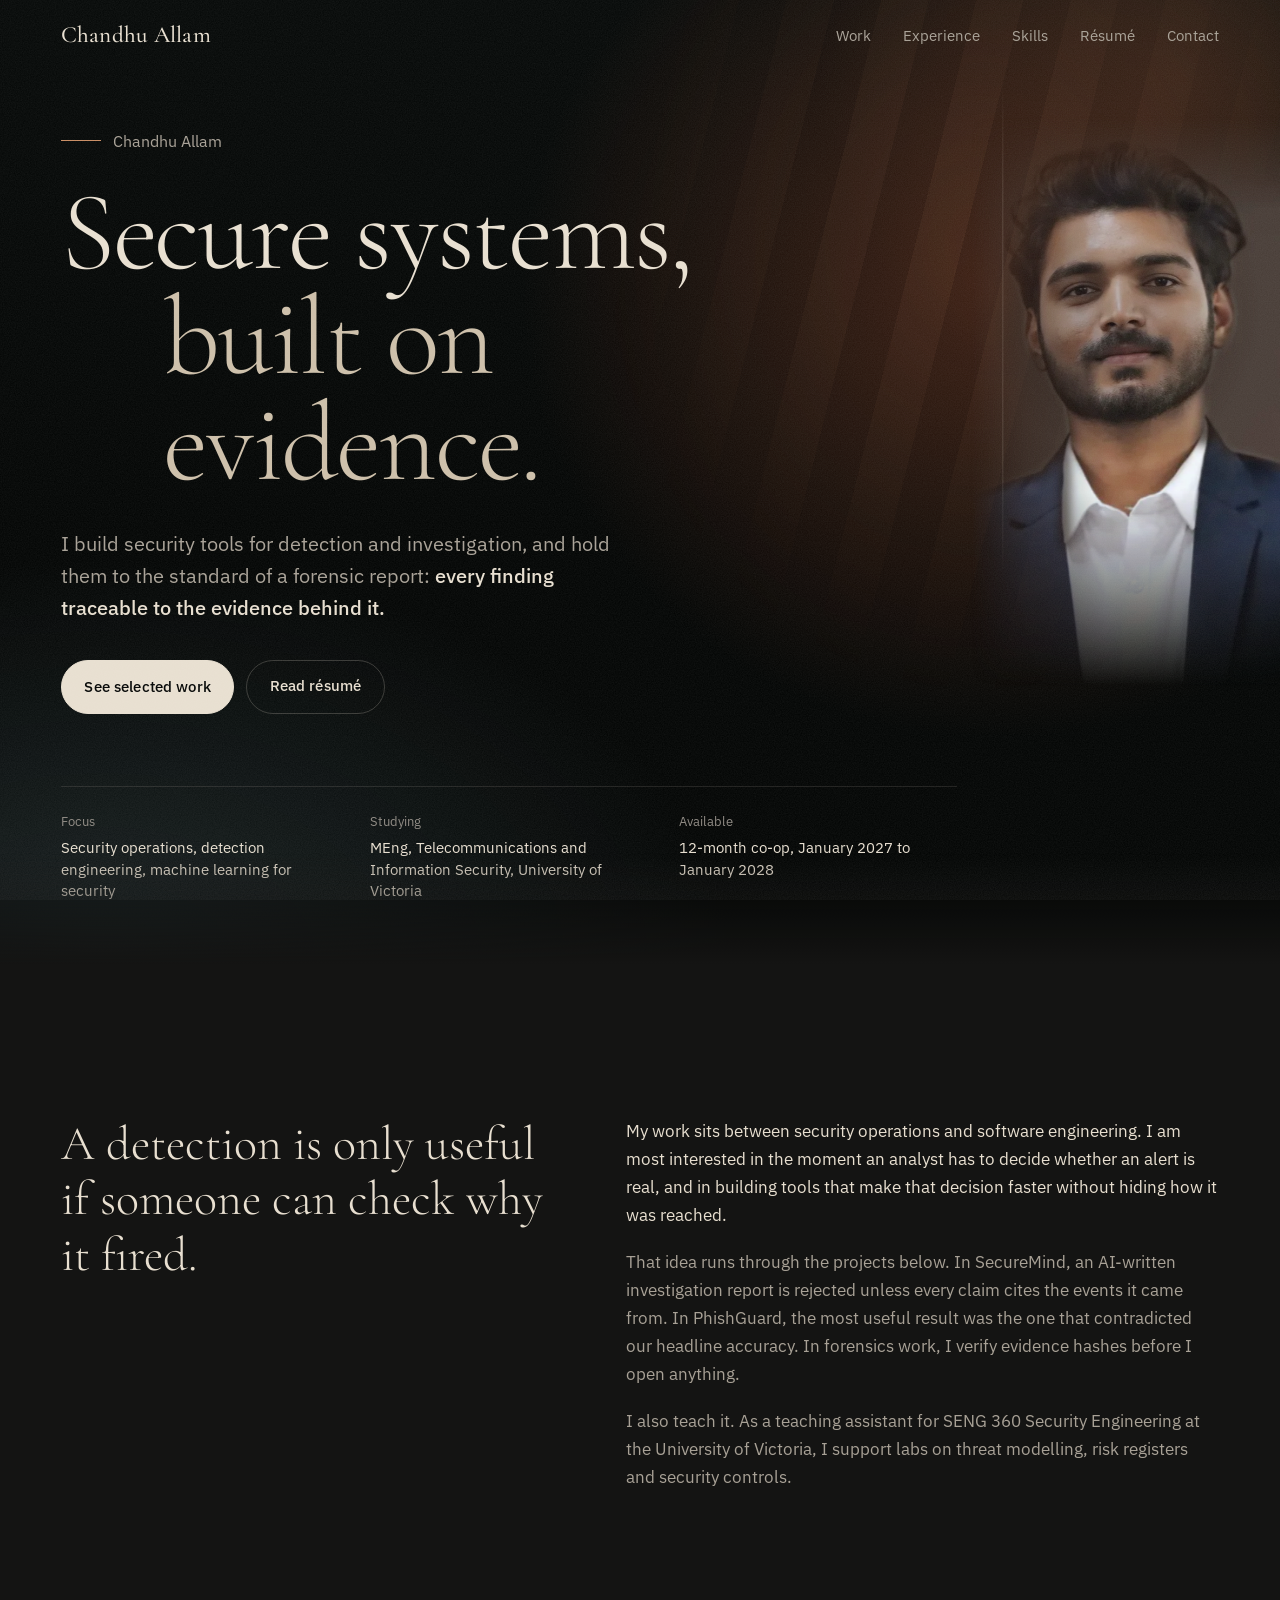
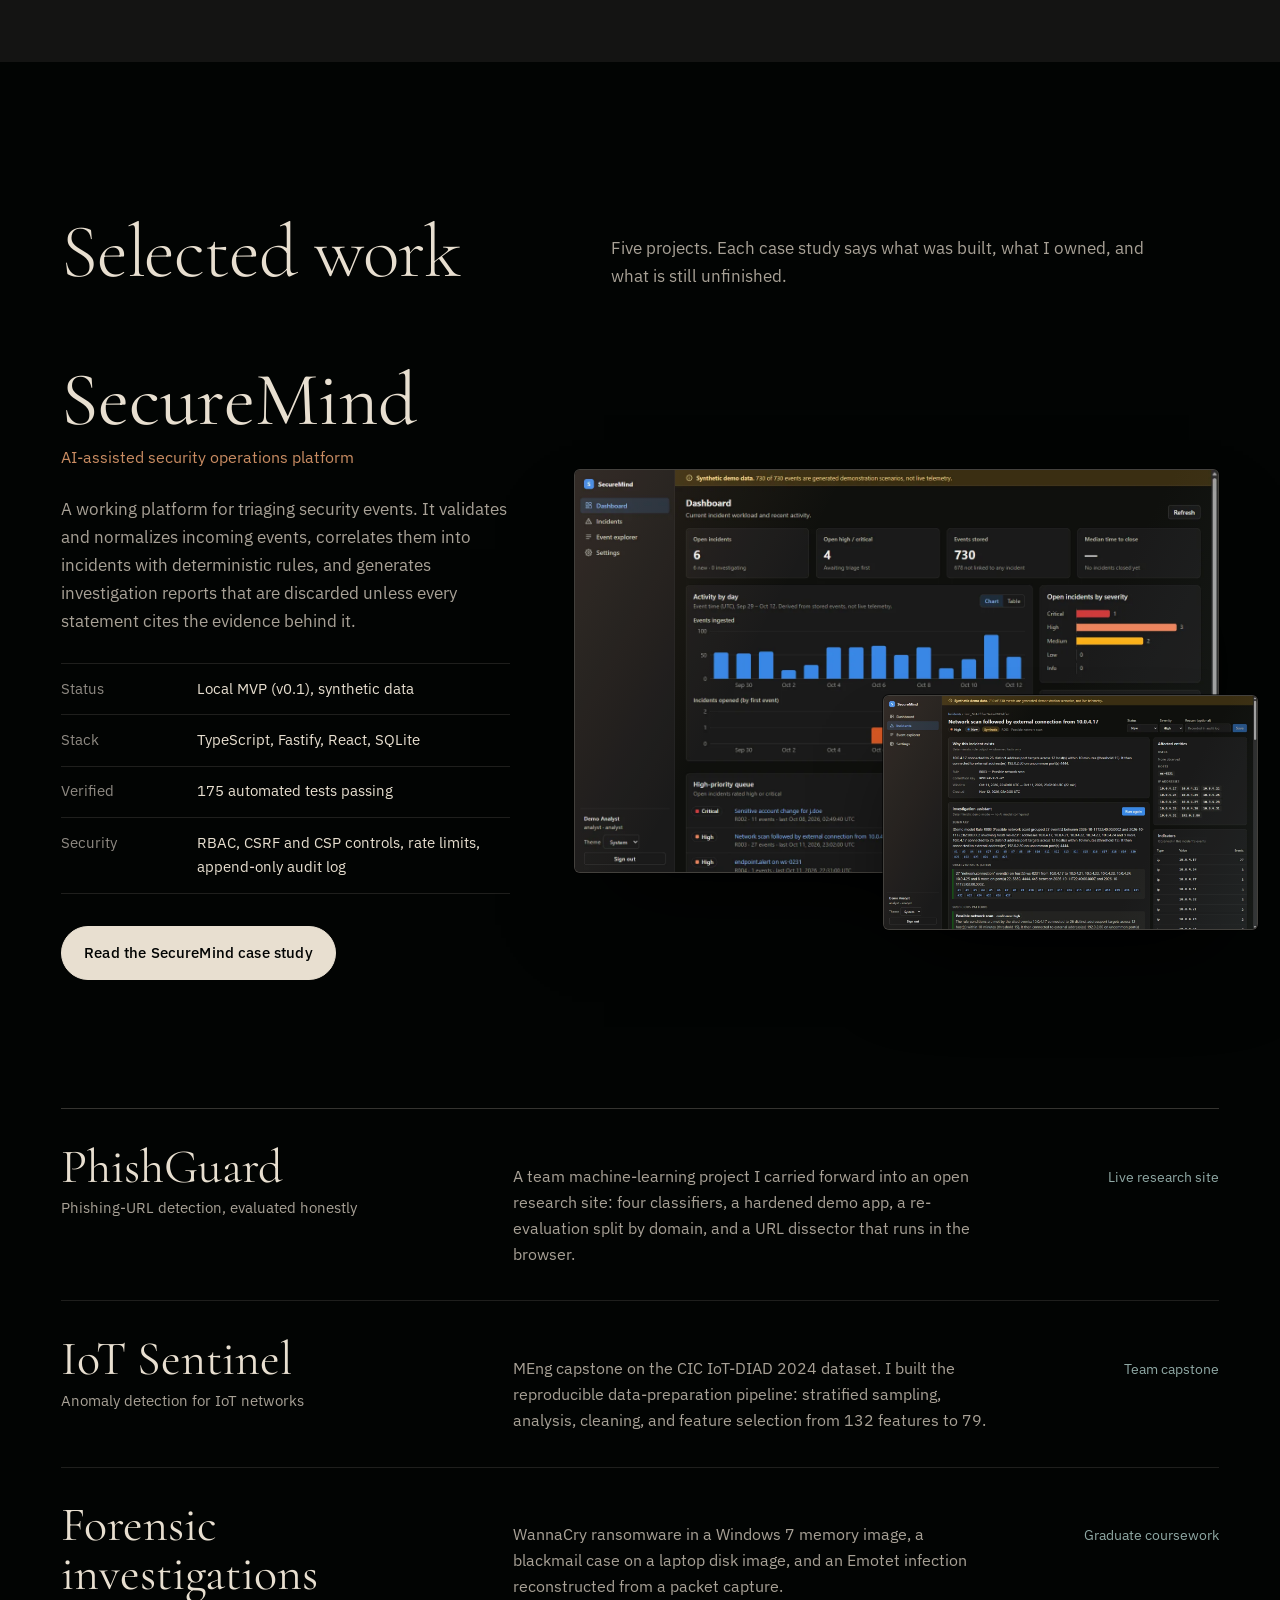
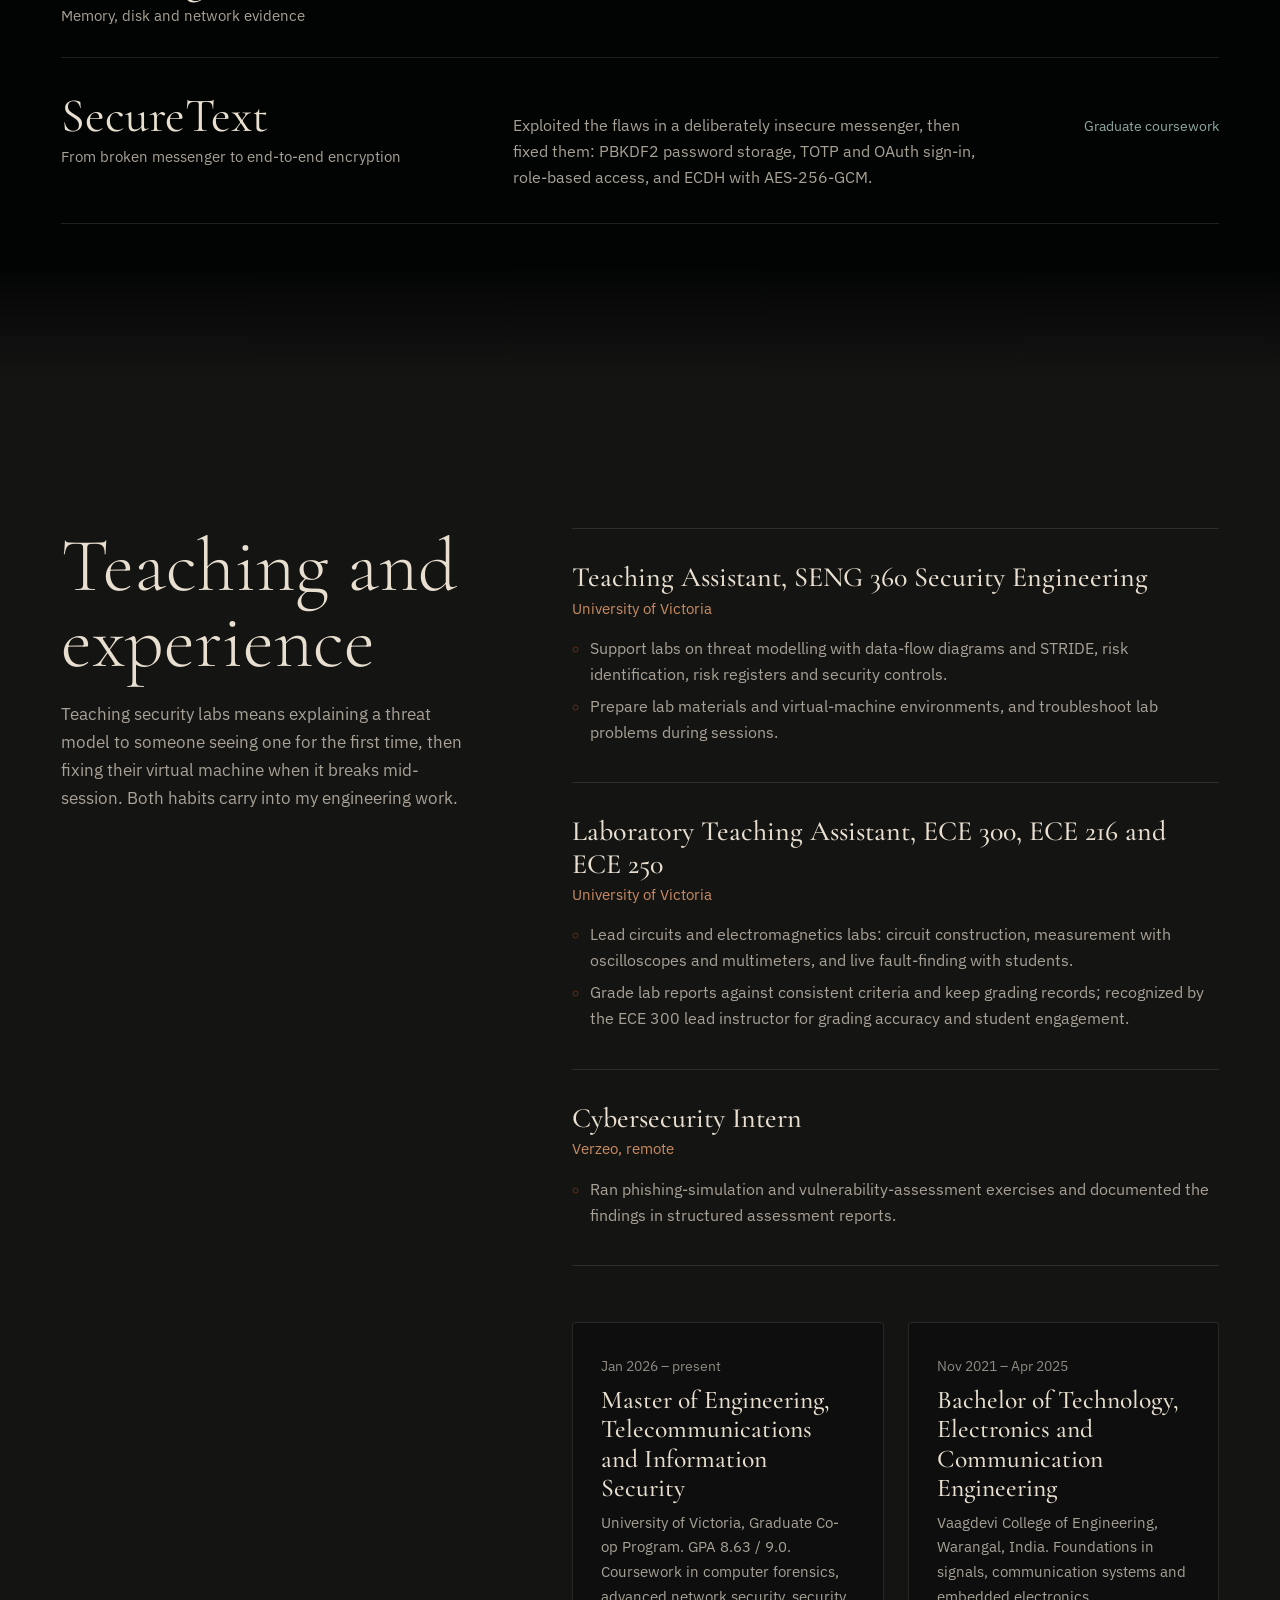
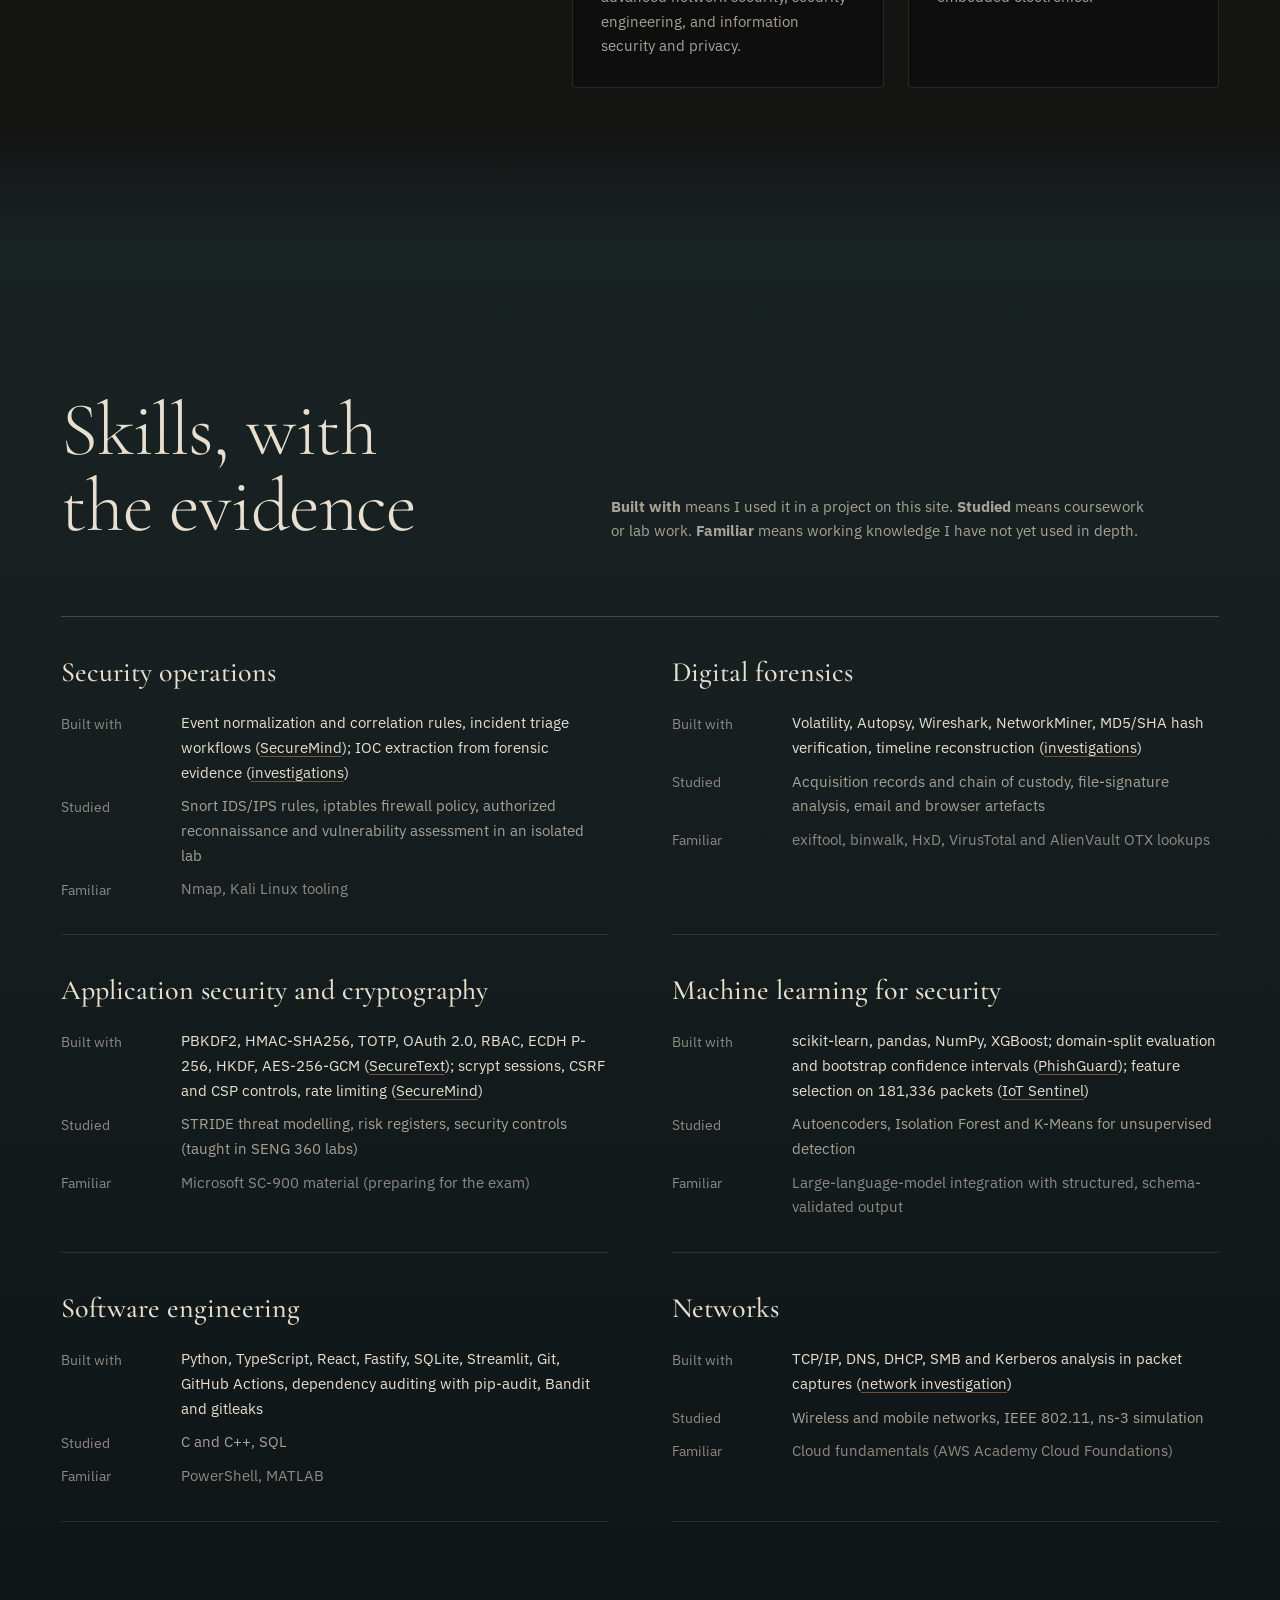
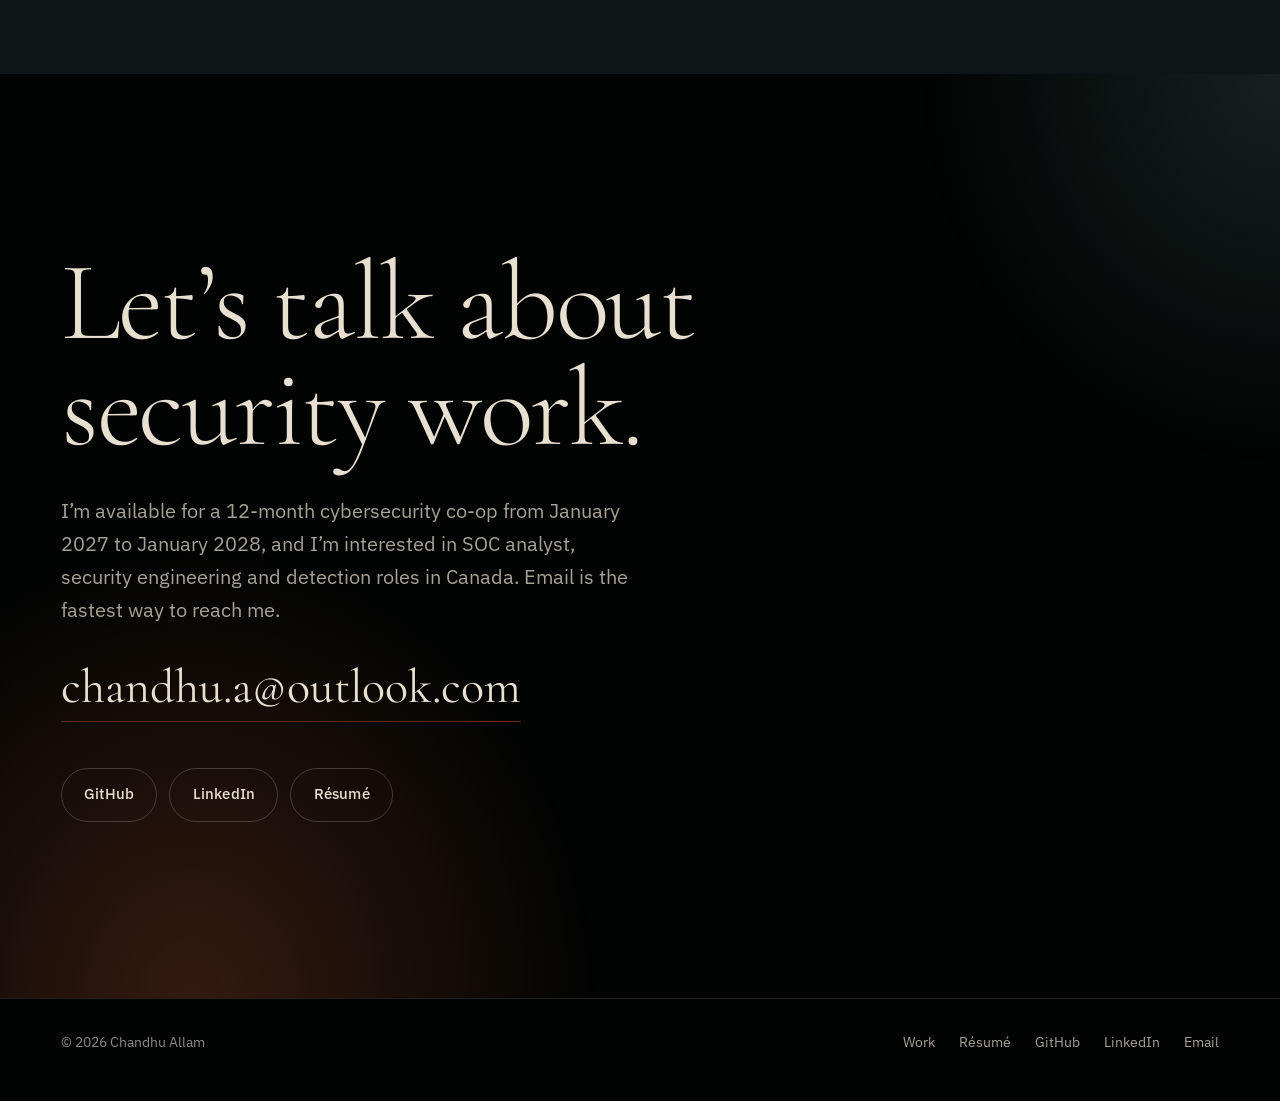
<file: index.html>
<!doctype html>
<html lang="en">
<head>
  <meta charset="utf-8">
  <meta name="viewport" content="width=device-width, initial-scale=1">
  <title>Chandhu Allam — Security Engineering</title>
  <meta name="description" content="Chandhu Allam builds security tools for detection and investigation: an AI-assisted SOC platform, phishing-URL research, IoT anomaly detection and digital forensics. MEng, University of Victoria.">
  <meta name="theme-color" content="#020403">
  <link rel="canonical" href="https://chandhu03.github.io/Portfolio---Chandhu-Allam/">
  <link rel="icon" href="favicon.svg" type="image/svg+xml">
  <link rel="manifest" href="site.webmanifest">
  <meta property="og:type" content="website">
  <meta property="og:title" content="Chandhu Allam — Security Engineering">
  <meta property="og:description" content="Security tools for detection and investigation, built so every finding can be traced to its evidence.">
  <meta property="og:url" content="https://chandhu03.github.io/Portfolio---Chandhu-Allam/">
  <meta property="og:image" content="https://chandhu03.github.io/Portfolio---Chandhu-Allam/assets/img/og.jpg">
  <meta property="og:image:alt" content="Chandhu Allam, security engineering portfolio">
  <meta name="twitter:card" content="summary_large_image">
  <link rel="preconnect" href="https://fonts.googleapis.com">
  <link rel="preconnect" href="https://fonts.gstatic.com" crossorigin>
  <link rel="stylesheet" href="https://fonts.googleapis.com/css2?family=Cormorant+Garamond:wght@300;400;500&family=IBM+Plex+Mono:wght@400&family=IBM+Plex+Sans:wght@400;500;600&display=swap">
  <link rel="preload" as="image" href="assets/img/portrait-900.webp" imagesrcset="assets/img/portrait-560.webp 560w, assets/img/portrait-900.webp 900w" imagesizes="(max-width: 900px) 52vw, 31vw" type="image/webp">
  <link rel="stylesheet" href="assets/css/site.css">
  <script type="application/ld+json">
  {
    "@context": "https://schema.org",
    "@type": "Person",
    "name": "Chandhu Allam",
    "url": "https://chandhu03.github.io/Portfolio---Chandhu-Allam/",
    "email": "mailto:chandhu.a@outlook.com",
    "jobTitle": "MEng student, Telecommunications and Information Security",
    "alumniOf": [
      {"@type": "CollegeOrUniversity", "name": "University of Victoria"},
      {"@type": "CollegeOrUniversity", "name": "Vaagdevi College of Engineering"}
    ],
    "knowsAbout": ["Security operations", "Detection engineering", "Digital forensics", "Machine learning for security", "Applied cryptography"],
    "sameAs": ["https://github.com/Chandhu03", "https://www.linkedin.com/in/chandhuallam422"]
  }
  </script>
</head>
<body>
  <a class="skip-link" href="#main">Skip to content</a>

  <header class="site-header">
    <div class="wrap">
      <a class="wordmark" href="./">Chandhu Allam</a>
      <button class="nav-toggle" type="button" aria-expanded="false" aria-controls="site-nav">Menu</button>
      <nav class="nav" id="site-nav" aria-label="Main">
        <a href="#work">Work</a>
        <a href="#experience">Experience</a>
        <a href="#skills">Skills</a>
        <a href="resume.html">Résumé</a>
        <a href="#contact">Contact</a>
      </nav>
    </div>
  </header>

  <main id="main">
    <section class="hero" aria-labelledby="hero-title">
      <div class="hero__light" aria-hidden="true"></div>
      <figure class="hero__plate">
        <picture>
          <source type="image/webp" srcset="assets/img/portrait-560.webp 560w, assets/img/portrait-900.webp 900w" sizes="(max-width: 900px) 52vw, 31vw">
          <img src="assets/img/portrait-900.jpg" srcset="assets/img/portrait-560.jpg 560w, assets/img/portrait-900.jpg 900w" sizes="(max-width: 900px) 52vw, 31vw" width="900" height="1290" alt="Portrait of Chandhu Allam" fetchpriority="high" decoding="async">
        </picture>
      </figure>

      <div class="wrap">
        <div class="hero__copy">
          <p class="hero__name">Chandhu Allam</p>
          <h1 id="hero-title"><span class="line">Secure systems,</span> <span class="line">built on evidence.</span></h1>
          <p class="hero__lede">I build security tools for detection and investigation, and hold them to the standard of a forensic report: <strong>every finding traceable to the evidence behind it.</strong></p>
          <div class="hero__actions">
            <a class="btn btn--solid" href="#work">See selected work</a>
            <a class="btn" href="resume.html">Read résumé</a>
          </div>
        </div>

        <dl class="hero__facts">
          <div><dt>Focus</dt><dd>Security operations, detection engineering, machine learning for security</dd></div>
          <div><dt>Studying</dt><dd>MEng, Telecommunications and Information Security, University of Victoria</dd></div>
          <div><dt>Available</dt><dd>12-month co-op, January 2027 to January 2028</dd></div>
        </dl>
      </div>
    </section>

    <section class="section section--graphite" aria-labelledby="approach-title">
      <div class="wrap statement">
        <div>
          <h2 id="approach-title" class="sr-only">How I work</h2>
          <blockquote>A detection is only useful if someone can check why it fired.</blockquote>
        </div>
        <div class="statement__body">
          <p>My work sits between security operations and software engineering. I am most interested in the moment an analyst has to decide whether an alert is real, and in building tools that make that decision faster without hiding how it was reached.</p>
          <p>That idea runs through the projects below. In SecureMind, an AI-written investigation report is rejected unless every claim cites the events it came from. In PhishGuard, the most useful result was the one that contradicted our headline accuracy. In forensics work, I verify evidence hashes before I open anything.</p>
          <p>I also teach it. As a teaching assistant for SENG 360 Security Engineering at the University of Victoria, I support labs on threat modelling, risk registers and security controls.</p>
        </div>
      </div>
    </section>

    <section class="section" id="work" aria-labelledby="work-title">
      <div class="wrap">
        <div class="section-head">
          <h2 id="work-title">Selected work</h2>
          <p>Five projects. Each case study says what was built, what I owned, and what is still unfinished.</p>
        </div>

        <article class="flagship" aria-labelledby="sm-title">
          <div class="flagship__copy">
            <h3 id="sm-title">SecureMind</h3>
            <p class="sub">AI-assisted security operations platform</p>
            <p>A working platform for triaging security events. It validates and normalizes incoming events, correlates them into incidents with deterministic rules, and generates investigation reports that are discarded unless every statement cites the evidence behind it.</p>
            <ul class="flagship__list">
              <li><span>Status</span> Local MVP (v0.1), synthetic data</li>
              <li><span>Stack</span> TypeScript, Fastify, React, SQLite</li>
              <li><span>Verified</span> 175 automated tests passing</li>
              <li><span>Security</span> RBAC, CSRF and CSP controls, rate limits, append-only audit log</li>
            </ul>
            <a class="btn btn--solid" href="work/securemind.html">Read the SecureMind case study</a>
          </div>
          <div class="flagship__visual">
            <figure class="screen">
              <img src="assets/work/securemind-dashboard.webp" width="1440" height="900" loading="lazy" decoding="async" alt="SecureMind dashboard showing six open incidents, 730 stored events, daily activity charts and a high-priority queue, labelled as synthetic demo data.">
            </figure>
            <figure class="screen screen--offset" aria-hidden="true">
              <img src="assets/work/securemind-investigation.webp" width="1440" height="900" loading="lazy" decoding="async" alt="">
            </figure>
          </div>
        </article>

        <ul class="work-index">
          <li class="work-row">
            <a href="work/phishguard.html">
              <h3>PhishGuard <small>Phishing-URL detection, evaluated honestly</small></h3>
              <p>A team machine-learning project I carried forward into an open research site: four classifiers, a hardened demo app, a re-evaluation split by domain, and a URL dissector that runs in the browser.</p>
              <span class="status">Live research site</span>
            </a>
          </li>
          <li class="work-row">
            <a href="work/iot-sentinel.html">
              <h3>IoT Sentinel <small>Anomaly detection for IoT networks</small></h3>
              <p>MEng capstone on the CIC IoT-DIAD 2024 dataset. I built the reproducible data-preparation pipeline: stratified sampling, analysis, cleaning, and feature selection from 132 features to 79.</p>
              <span class="status">Team capstone</span>
            </a>
          </li>
          <li class="work-row">
            <a href="work/forensics.html">
              <h3>Forensic investigations <small>Memory, disk and network evidence</small></h3>
              <p>WannaCry ransomware in a Windows 7 memory image, a blackmail case on a laptop disk image, and an Emotet infection reconstructed from a packet capture.</p>
              <span class="status">Graduate coursework</span>
            </a>
          </li>
          <li class="work-row">
            <a href="work/securetext.html">
              <h3>SecureText <small>From broken messenger to end-to-end encryption</small></h3>
              <p>Exploited the flaws in a deliberately insecure messenger, then fixed them: PBKDF2 password storage, TOTP and OAuth sign-in, role-based access, and ECDH with AES-256-GCM.</p>
              <span class="status">Graduate coursework</span>
            </a>
          </li>
        </ul>
      </div>
    </section>

    <section class="section section--graphite" id="experience" aria-labelledby="exp-title">
      <div class="wrap split">
        <div class="split__aside">
          <h2 id="exp-title">Teaching and experience</h2>
          <p>Teaching security labs means explaining a threat model to someone seeing one for the first time, then fixing their virtual machine when it breaks mid-session. Both habits carry into my engineering work.</p>
        </div>
        <div>
          <ol class="entries">
            <li class="entry">
              <div>
                <h3>Teaching Assistant, SENG 360 Security Engineering</h3>
                <p class="org">University of Victoria</p>
                <ul>
                  <li>Support labs on threat modelling with data-flow diagrams and STRIDE, risk identification, risk registers and security controls.</li>
                  <li>Prepare lab materials and virtual-machine environments, and troubleshoot lab problems during sessions.</li>
                </ul>
              </div>
            </li>
            <li class="entry">
              <div>
                <h3>Laboratory Teaching Assistant, ECE 300, ECE 216 and ECE 250</h3>
                <p class="org">University of Victoria</p>
                <ul>
                  <li>Lead circuits and electromagnetics labs: circuit construction, measurement with oscilloscopes and multimeters, and live fault-finding with students.</li>
                  <li>Grade lab reports against consistent criteria and keep grading records; recognized by the ECE 300 lead instructor for grading accuracy and student engagement.</li>
                </ul>
              </div>
            </li>
            <li class="entry">
              <div>
                <h3>Cybersecurity Intern</h3>
                <p class="org">Verzeo, remote</p>
                <ul>
                  <li>Ran phishing-simulation and vulnerability-assessment exercises and documented the findings in structured assessment reports.</li>
                </ul>
              </div>
            </li>
          </ol>

          <div class="edu" aria-label="Education">
            <article>
              <span class="when">Jan 2026 – present</span>
              <h3>Master of Engineering, Telecommunications and Information Security</h3>
              <p>University of Victoria, Graduate Co-op Program. GPA 8.63 / 9.0. Coursework in computer forensics, advanced network security, security engineering, and information security and privacy.</p>
            </article>
            <article>
              <span class="when">Nov 2021 – Apr 2025</span>
              <h3>Bachelor of Technology, Electronics and Communication Engineering</h3>
              <p>Vaagdevi College of Engineering, Warangal, India. Foundations in signals, communication systems and embedded electronics.</p>
            </article>
          </div>
        </div>
      </div>
    </section>

    <section class="section section--teal" id="skills" aria-labelledby="skills-title">
      <div class="wrap">
        <div class="section-head">
          <h2 id="skills-title">Skills, with the evidence</h2>
          <p class="skills-key"><strong>Built with</strong> means I used it in a project on this site. <strong>Studied</strong> means coursework or lab work. <strong>Familiar</strong> means working knowledge I have not yet used in depth.</p>
        </div>
        <div class="skills">
          <section class="skill" aria-labelledby="sk-ops">
            <h3 id="sk-ops">Security operations</h3>
            <dl>
              <dt>Built with</dt><dd>Event normalization and correlation rules, incident triage workflows (<a href="work/securemind.html">SecureMind</a>); IOC extraction from forensic evidence (<a href="work/forensics.html">investigations</a>)</dd>
              <dt>Studied</dt><dd class="studied">Snort IDS/IPS rules, iptables firewall policy, authorized reconnaissance and vulnerability assessment in an isolated lab</dd>
              <dt>Familiar</dt><dd class="familiar">Nmap, Kali Linux tooling</dd>
            </dl>
          </section>
          <section class="skill" aria-labelledby="sk-for">
            <h3 id="sk-for">Digital forensics</h3>
            <dl>
              <dt>Built with</dt><dd>Volatility, Autopsy, Wireshark, NetworkMiner, MD5/SHA hash verification, timeline reconstruction (<a href="work/forensics.html">investigations</a>)</dd>
              <dt>Studied</dt><dd class="studied">Acquisition records and chain of custody, file-signature analysis, email and browser artefacts</dd>
              <dt>Familiar</dt><dd class="familiar">exiftool, binwalk, HxD, VirusTotal and AlienVault OTX lookups</dd>
            </dl>
          </section>
          <section class="skill" aria-labelledby="sk-app">
            <h3 id="sk-app">Application security and cryptography</h3>
            <dl>
              <dt>Built with</dt><dd>PBKDF2, HMAC-SHA256, TOTP, OAuth 2.0, RBAC, ECDH P-256, HKDF, AES-256-GCM (<a href="work/securetext.html">SecureText</a>); scrypt sessions, CSRF and CSP controls, rate limiting (<a href="work/securemind.html">SecureMind</a>)</dd>
              <dt>Studied</dt><dd class="studied">STRIDE threat modelling, risk registers, security controls (taught in SENG 360 labs)</dd>
              <dt>Familiar</dt><dd class="familiar">Microsoft SC-900 material (preparing for the exam)</dd>
            </dl>
          </section>
          <section class="skill" aria-labelledby="sk-ml">
            <h3 id="sk-ml">Machine learning for security</h3>
            <dl>
              <dt>Built with</dt><dd>scikit-learn, pandas, NumPy, XGBoost; domain-split evaluation and bootstrap confidence intervals (<a href="work/phishguard.html">PhishGuard</a>); feature selection on 181,336 packets (<a href="work/iot-sentinel.html">IoT Sentinel</a>)</dd>
              <dt>Studied</dt><dd class="studied">Autoencoders, Isolation Forest and K-Means for unsupervised detection</dd>
              <dt>Familiar</dt><dd class="familiar">Large-language-model integration with structured, schema-validated output</dd>
            </dl>
          </section>
          <section class="skill" aria-labelledby="sk-eng">
            <h3 id="sk-eng">Software engineering</h3>
            <dl>
              <dt>Built with</dt><dd>Python, TypeScript, React, Fastify, SQLite, Streamlit, Git, GitHub Actions, dependency auditing with pip-audit, Bandit and gitleaks</dd>
              <dt>Studied</dt><dd class="studied">C and C++, SQL</dd>
              <dt>Familiar</dt><dd class="familiar">PowerShell, MATLAB</dd>
            </dl>
          </section>
          <section class="skill" aria-labelledby="sk-net">
            <h3 id="sk-net">Networks</h3>
            <dl>
              <dt>Built with</dt><dd>TCP/IP, DNS, DHCP, SMB and Kerberos analysis in packet captures (<a href="work/forensics.html">network investigation</a>)</dd>
              <dt>Studied</dt><dd class="studied">Wireless and mobile networks, IEEE 802.11, ns-3 simulation</dd>
              <dt>Familiar</dt><dd class="familiar">Cloud fundamentals (AWS Academy Cloud Foundations)</dd>
            </dl>
          </section>
        </div>
      </div>
    </section>

    <section class="contact" id="contact" aria-labelledby="contact-title">
      <div class="wrap">
        <h2 id="contact-title">Let’s talk about security work.</h2>
        <p>I’m available for a 12-month cybersecurity co-op from January 2027 to January 2028, and I’m interested in SOC analyst, security engineering and detection roles in Canada. Email is the fastest way to reach me.</p>
        <p><a class="contact-mail" href="mailto:chandhu.a@outlook.com">chandhu.a@outlook.com</a></p>
        <ul class="contact-links">
          <li><a class="btn" href="https://github.com/Chandhu03" rel="noopener">GitHub</a></li>
          <li><a class="btn" href="https://www.linkedin.com/in/chandhuallam422" rel="noopener">LinkedIn</a></li>
          <li><a class="btn" href="resume.html">Résumé</a></li>
        </ul>
      </div>
    </section>
  </main>

  <footer class="site-footer">
    <div class="wrap">
      <p>© <span data-year>2026</span> Chandhu Allam</p>
      <nav aria-label="Footer">
        <a href="#work">Work</a>
        <a href="resume.html">Résumé</a>
        <a href="https://github.com/Chandhu03" rel="noopener">GitHub</a>
        <a href="https://www.linkedin.com/in/chandhuallam422" rel="noopener">LinkedIn</a>
        <a href="mailto:chandhu.a@outlook.com">Email</a>
      </nav>
    </div>
  </footer>

  <script src="assets/js/site.js" defer></script>
</body>
</html>
</file>
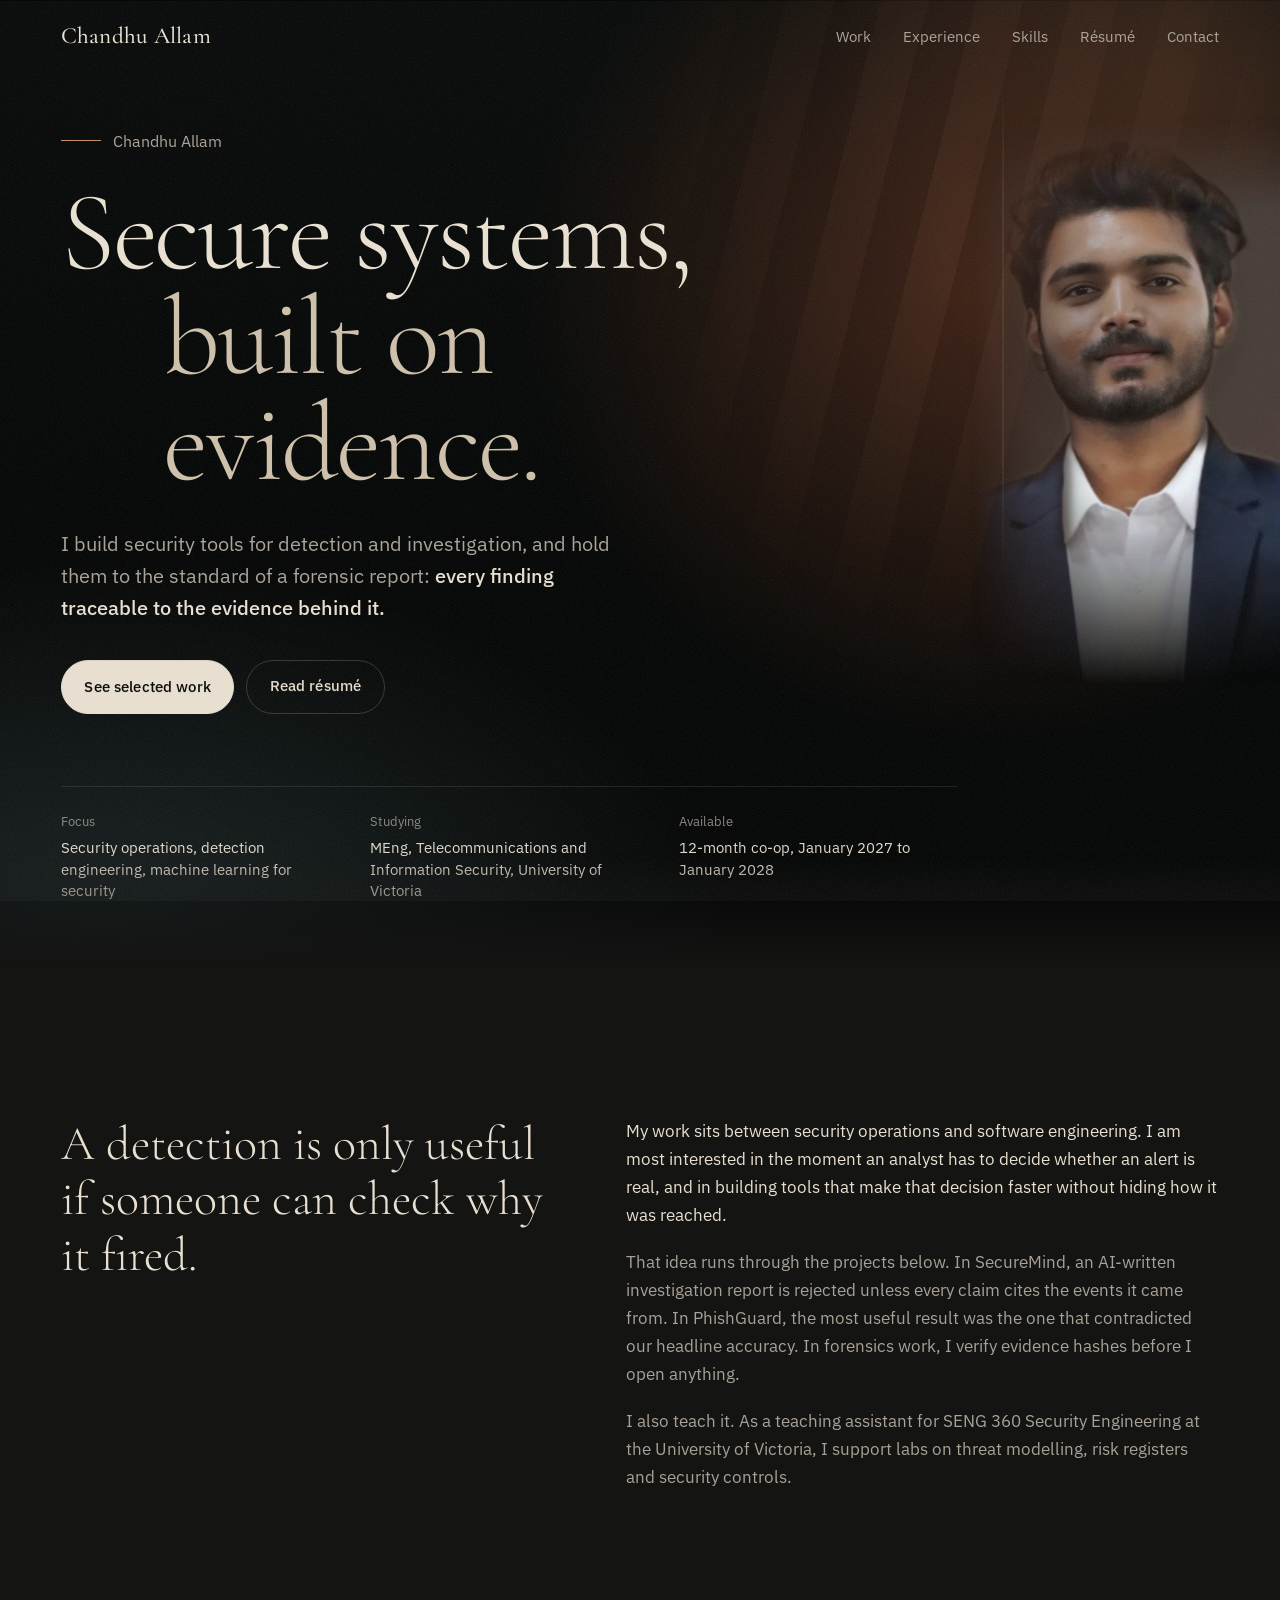
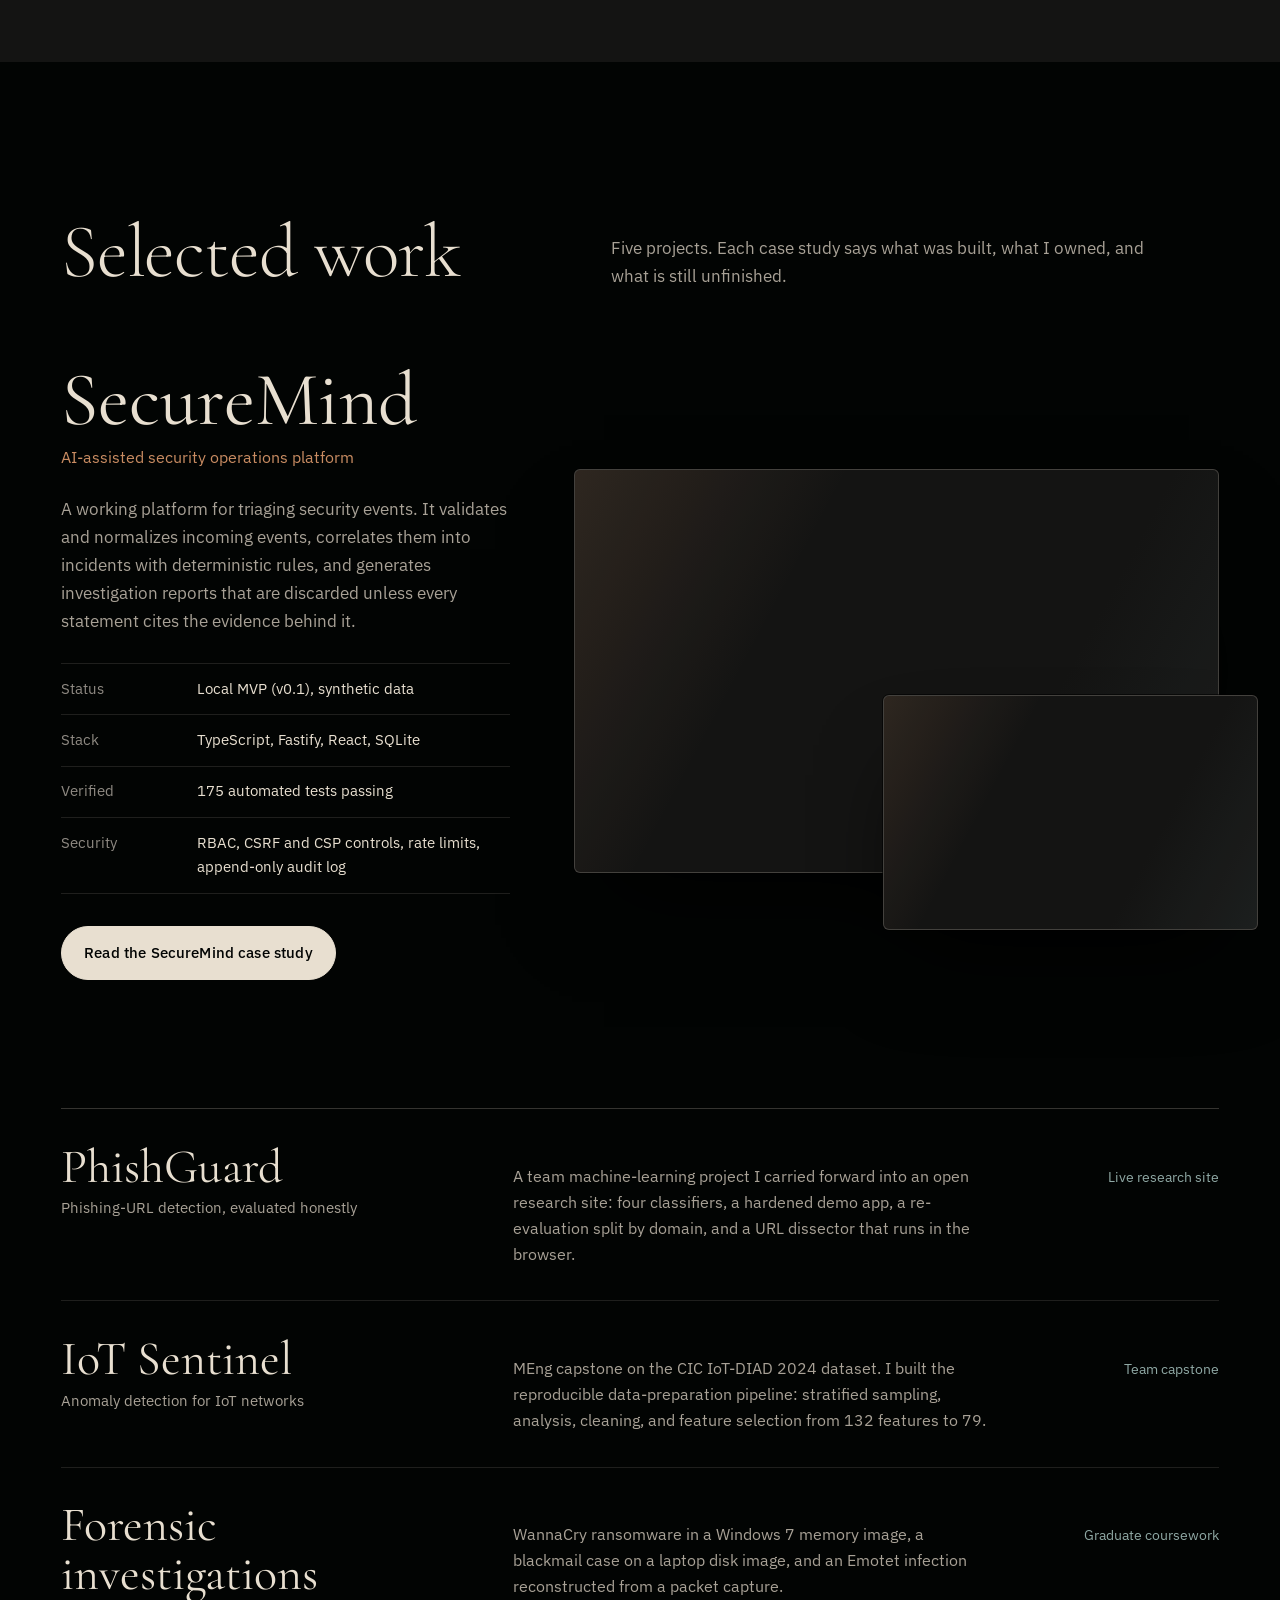
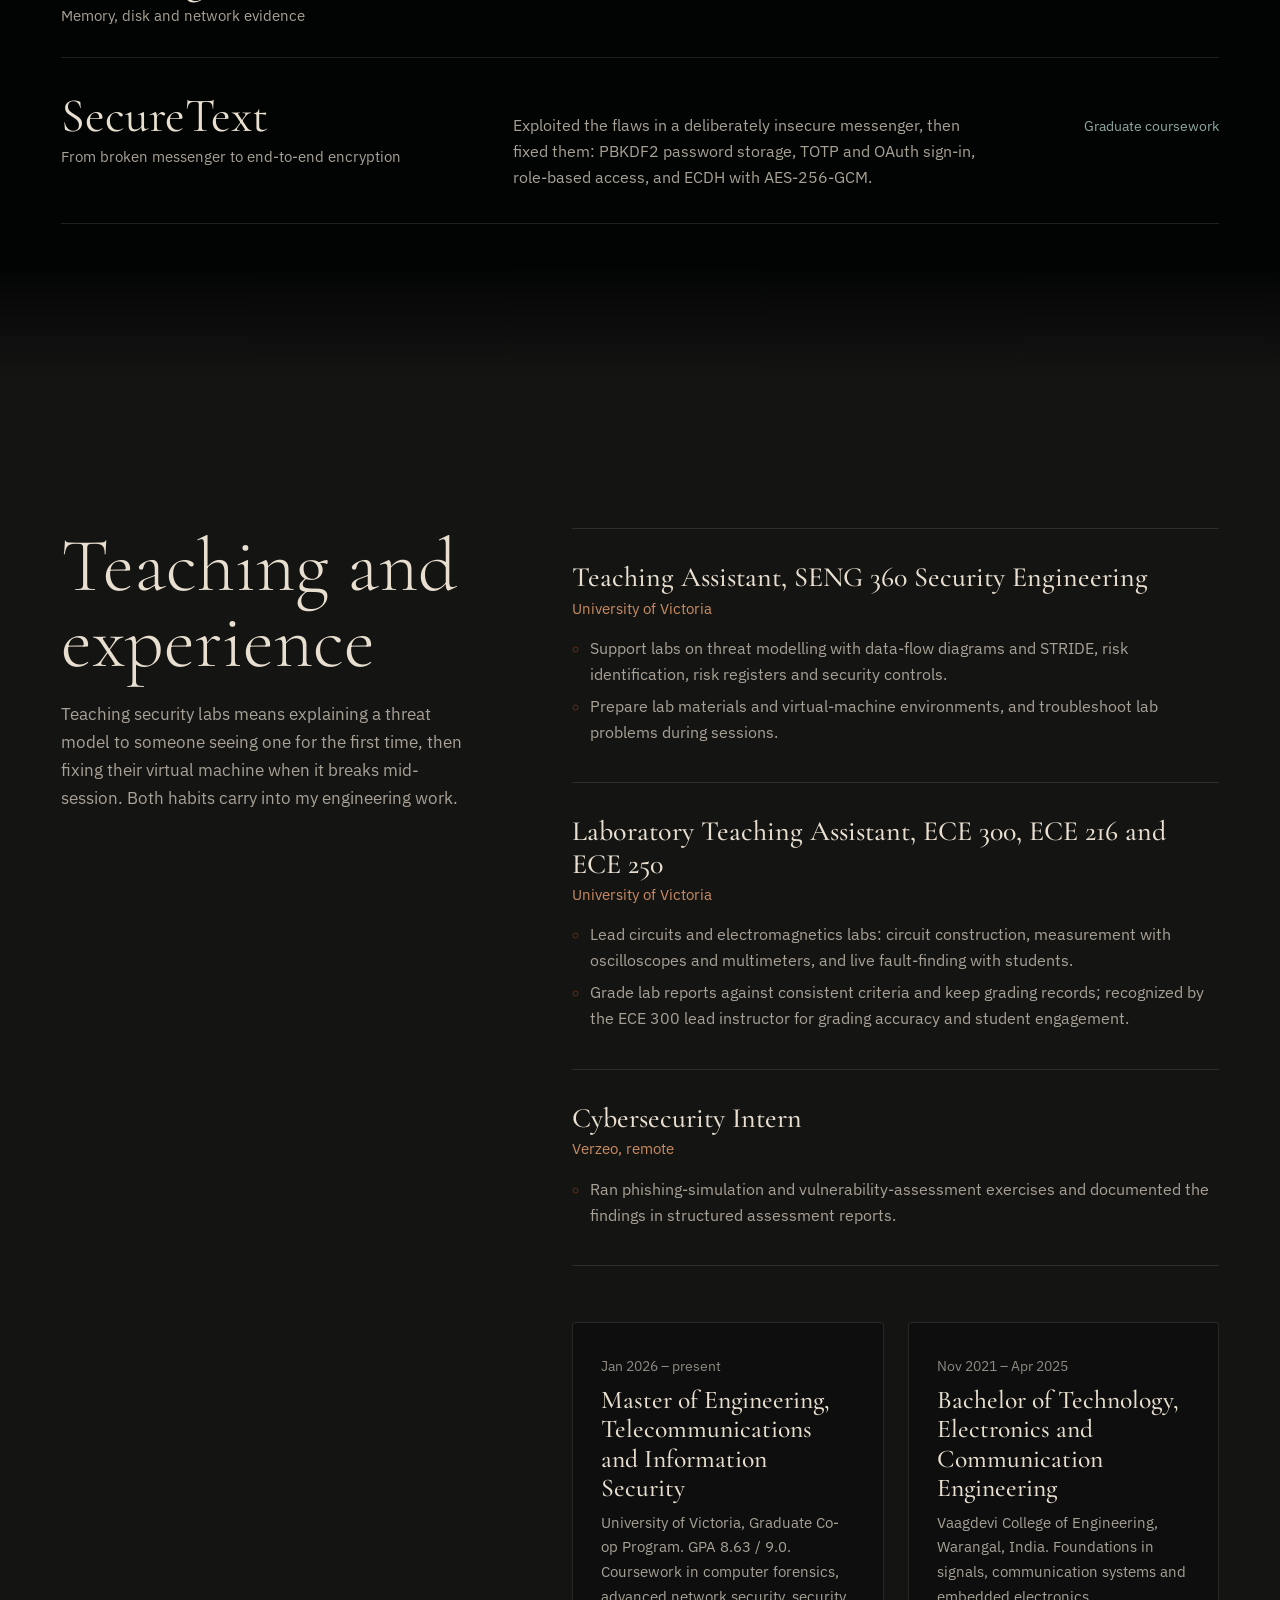
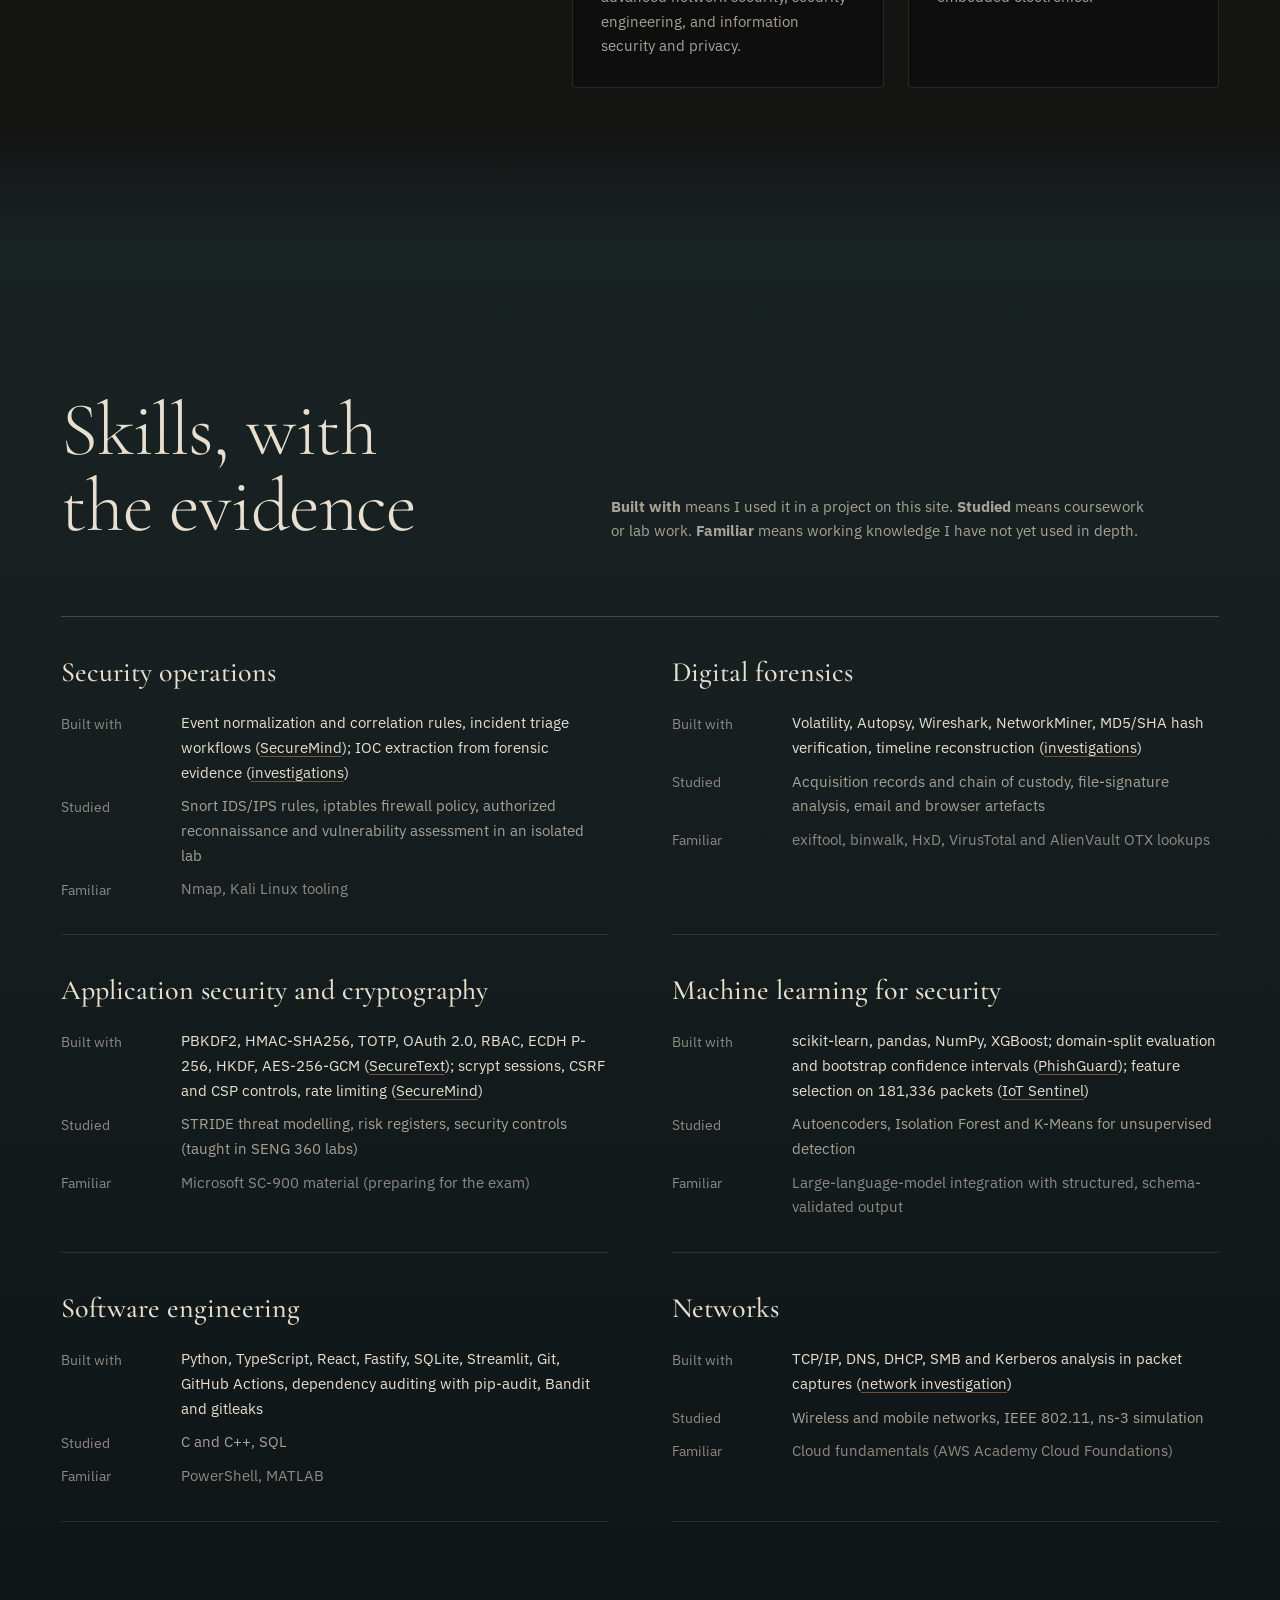
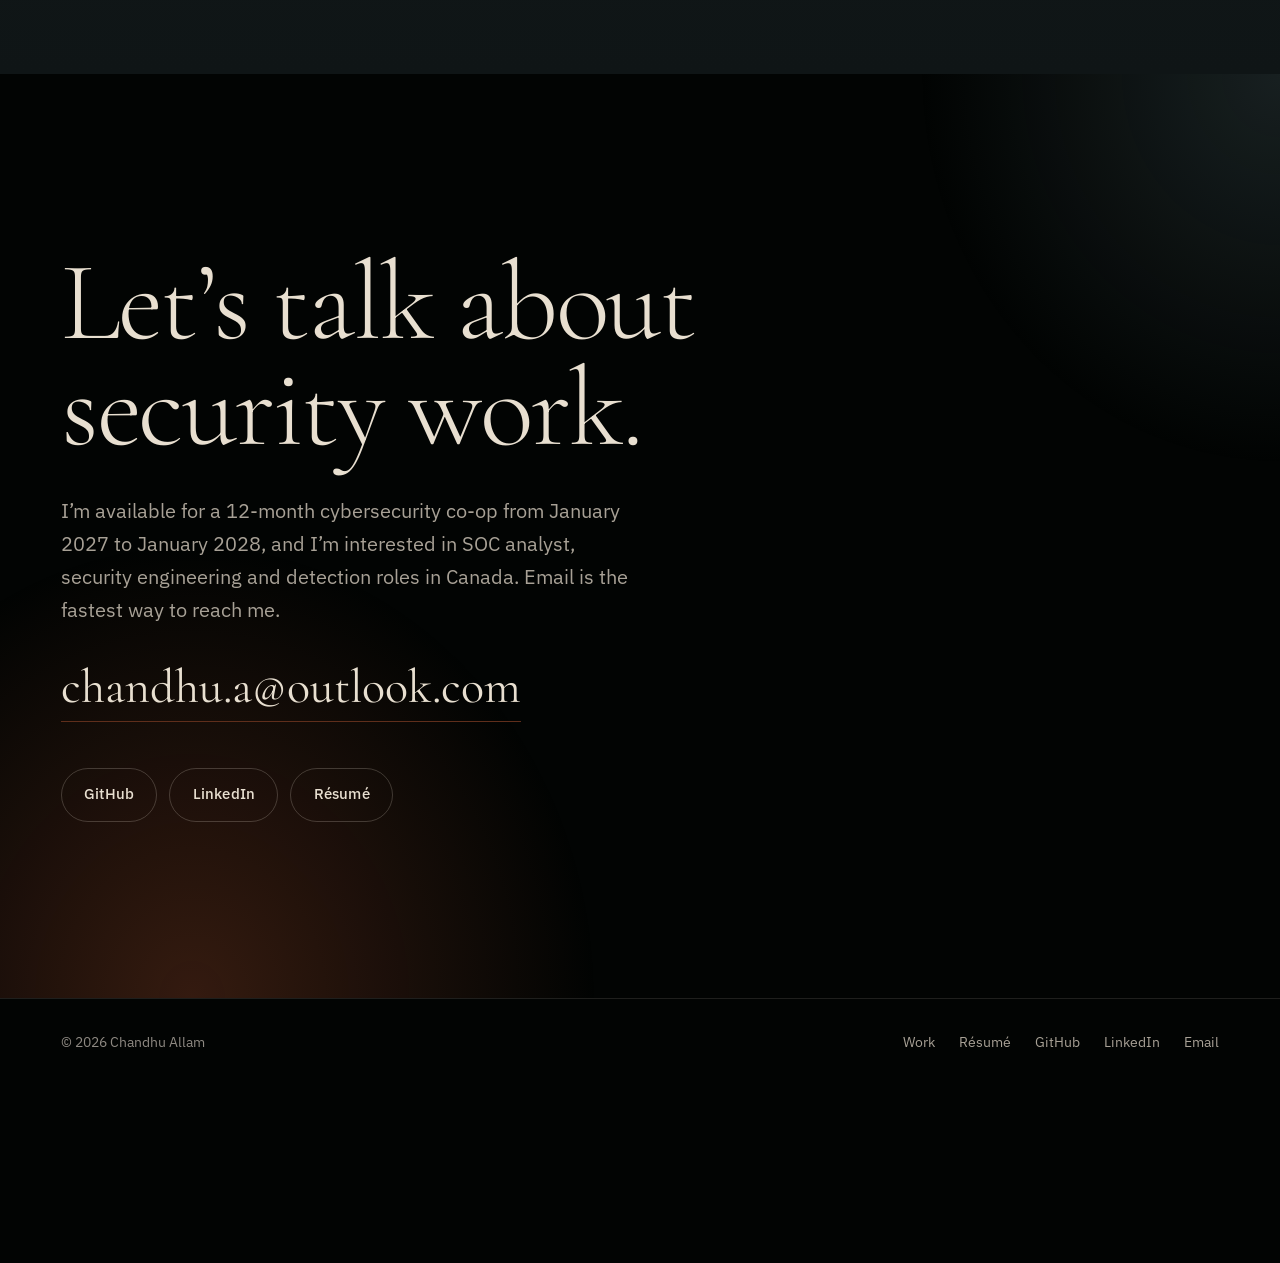
<file: projects.html>
<!doctype html>
<html lang="en">
<head>
  <meta charset="utf-8">
  <meta name="viewport" content="width=device-width, initial-scale=1">
  <title>Selected work — Chandhu Allam</title>
  <meta name="robots" content="noindex">
  <meta http-equiv="refresh" content="0; url=./#work">
  <link rel="canonical" href="./#work">
  <style>body{background:#020403;color:#e8dfd0;font:1rem/1.6 system-ui,sans-serif;padding:3rem 1rem}a{color:#c98c62}</style>
</head>
<body>
  <p>This page has moved to <a href="./#work">Selected work</a>.</p>
</body>
</html>
</file>
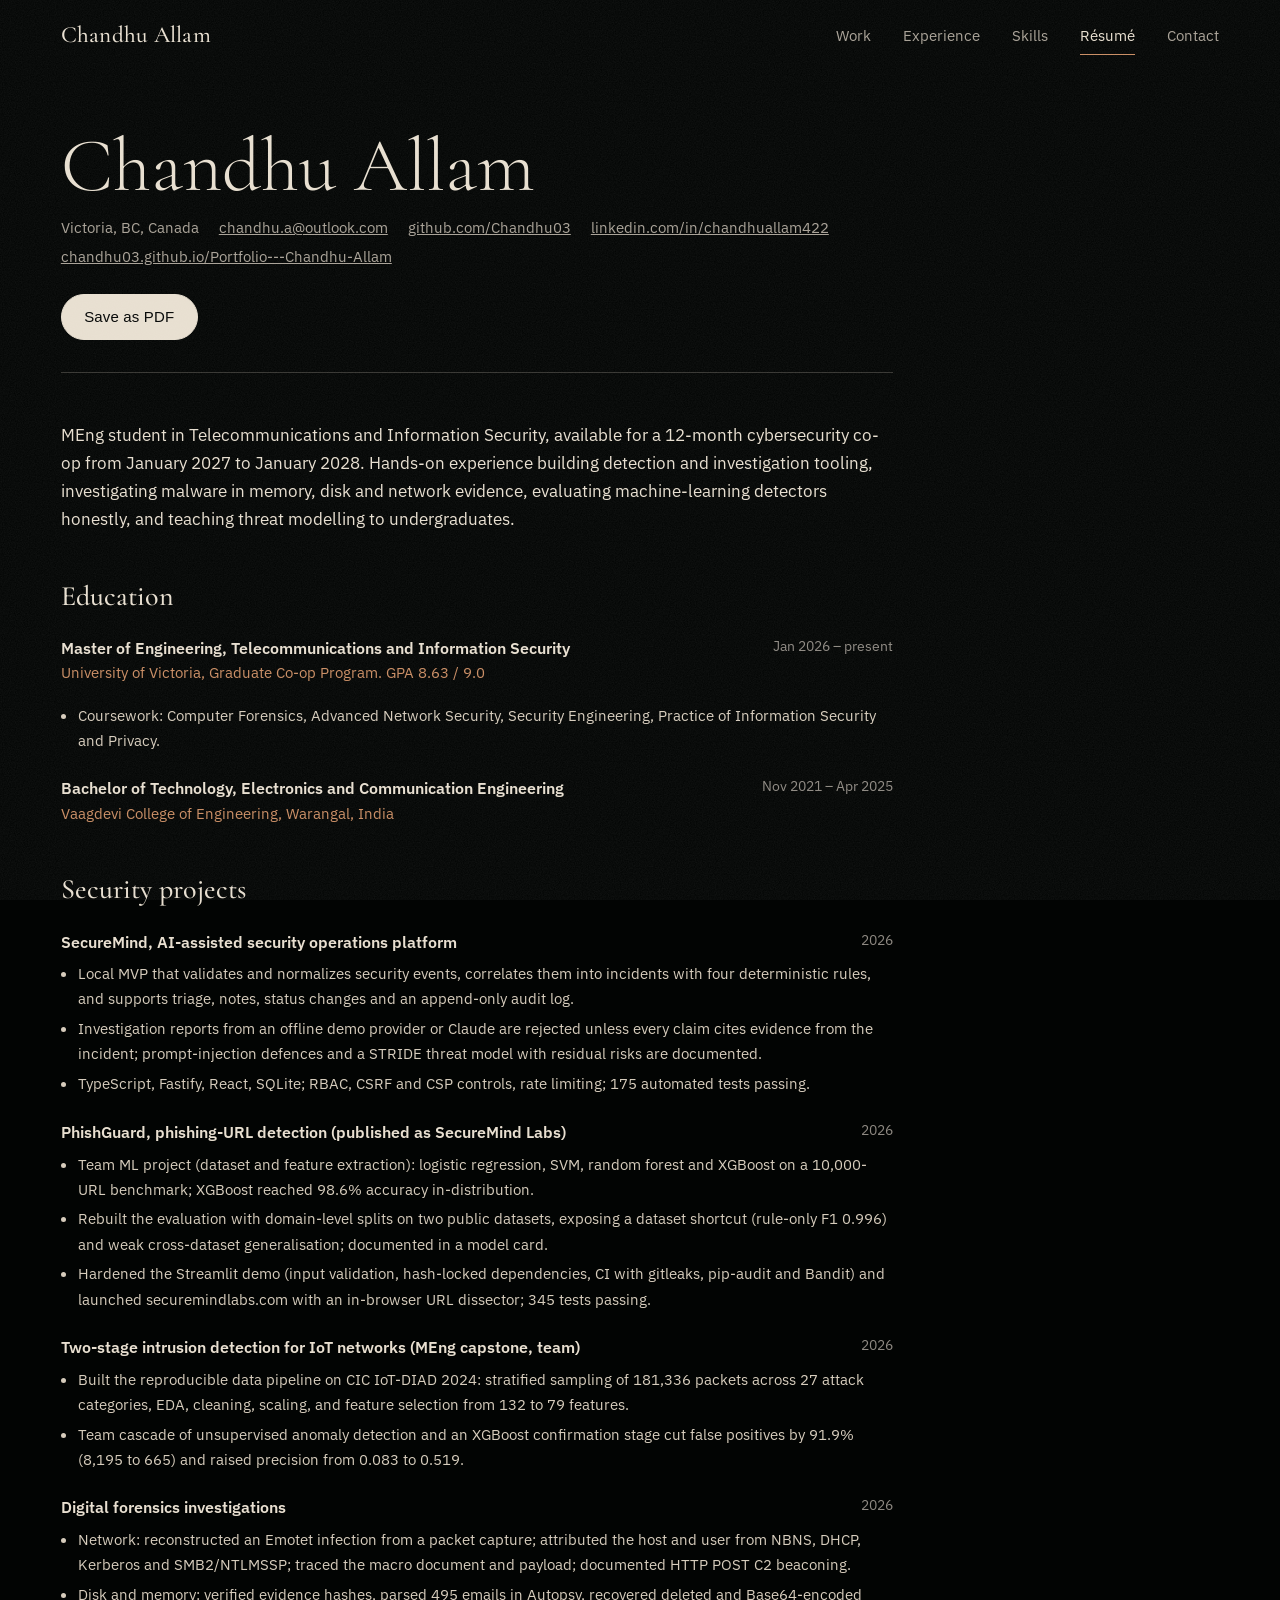
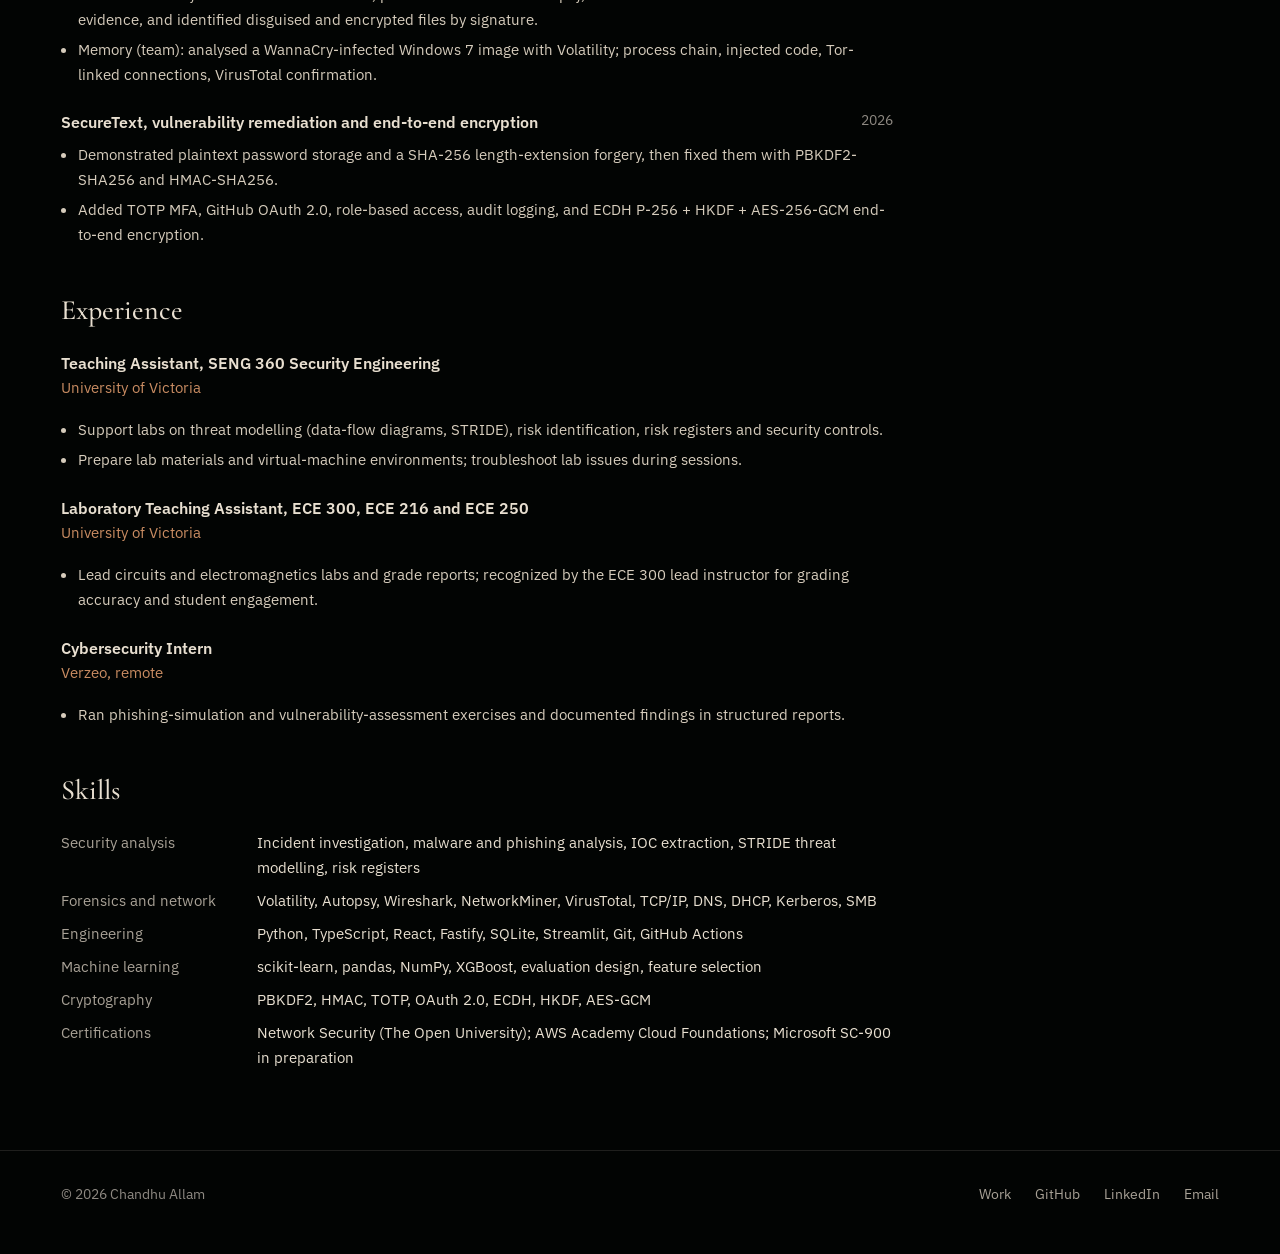
<file: resume.html>
<!doctype html>
<html lang="en">
<head>
  <meta charset="utf-8">
  <meta name="viewport" content="width=device-width, initial-scale=1">
  <title>Résumé — Chandhu Allam</title>
  <meta name="description" content="Résumé of Chandhu Allam: MEng in Telecommunications and Information Security at the University of Victoria, security projects, teaching and skills.">
  <meta name="theme-color" content="#020403">
  <link rel="canonical" href="https://chandhu03.github.io/Portfolio---Chandhu-Allam/resume.html">
  <link rel="icon" href="favicon.svg" type="image/svg+xml">
  <meta property="og:image" content="https://chandhu03.github.io/Portfolio---Chandhu-Allam/assets/img/og.jpg">
  <meta name="twitter:card" content="summary_large_image">
  <link rel="preconnect" href="https://fonts.googleapis.com">
  <link rel="preconnect" href="https://fonts.gstatic.com" crossorigin>
  <link rel="stylesheet" href="https://fonts.googleapis.com/css2?family=Cormorant+Garamond:wght@300;400;500&family=IBM+Plex+Mono:wght@400&family=IBM+Plex+Sans:wght@400;500;600&display=swap">
  <link rel="stylesheet" href="assets/css/site.css">
</head>
<body>
  <a class="skip-link" href="#main">Skip to content</a>
  <header class="site-header">
    <div class="wrap">
      <a class="wordmark" href="./">Chandhu Allam</a>
      <button class="nav-toggle" type="button" aria-expanded="false" aria-controls="site-nav">Menu</button>
      <nav class="nav" id="site-nav" aria-label="Main">
        <a href="./#work">Work</a>
        <a href="./#experience">Experience</a>
        <a href="./#skills">Skills</a>
        <a href="resume.html" aria-current="page">Résumé</a>
        <a href="./#contact">Contact</a>
      </nav>
    </div>
  </header>

  <main id="main" class="resume">
    <div class="wrap">
      <article class="resume__sheet">
        <div class="resume__top">
          <div>
            <h1>Chandhu Allam</h1>
            <ul class="resume__contact">
              <li>Victoria, BC, Canada</li>
              <li><a href="mailto:chandhu.a@outlook.com">chandhu.a@outlook.com</a></li>
              <li><a href="https://github.com/Chandhu03">github.com/Chandhu03</a></li>
              <li><a href="https://www.linkedin.com/in/chandhuallam422">linkedin.com/in/chandhuallam422</a></li>
              <li><a href="https://chandhu03.github.io/Portfolio---Chandhu-Allam/">chandhu03.github.io/Portfolio---Chandhu-Allam</a></li>
            </ul>
          </div>
          <button class="btn btn--solid no-print" type="button" data-print>Save as PDF</button>
        </div>

        <p>MEng student in Telecommunications and Information Security, available for a 12-month cybersecurity co-op from January 2027 to January 2028. Hands-on experience building detection and investigation tooling, investigating malware in memory, disk and network evidence, evaluating machine-learning detectors honestly, and teaching threat modelling to undergraduates.</p>

        <h2>Education</h2>
        <div class="r-item">
          <header><h3>Master of Engineering, Telecommunications and Information Security</h3><span class="when">Jan 2026 – present</span></header>
          <p class="org">University of Victoria, Graduate Co-op Program. GPA 8.63 / 9.0</p>
          <ul><li>Coursework: Computer Forensics, Advanced Network Security, Security Engineering, Practice of Information Security and Privacy.</li></ul>
        </div>
        <div class="r-item">
          <header><h3>Bachelor of Technology, Electronics and Communication Engineering</h3><span class="when">Nov 2021 – Apr 2025</span></header>
          <p class="org">Vaagdevi College of Engineering, Warangal, India</p>
        </div>

        <h2>Security projects</h2>
        <div class="r-item">
          <header><h3>SecureMind, AI-assisted security operations platform</h3><span class="when">2026</span></header>
          <ul>
            <li>Local MVP that validates and normalizes security events, correlates them into incidents with four deterministic rules, and supports triage, notes, status changes and an append-only audit log.</li>
            <li>Investigation reports from an offline demo provider or Claude are rejected unless every claim cites evidence from the incident; prompt-injection defences and a STRIDE threat model with residual risks are documented.</li>
            <li>TypeScript, Fastify, React, SQLite; RBAC, CSRF and CSP controls, rate limiting; 175 automated tests passing.</li>
          </ul>
        </div>
        <div class="r-item">
          <header><h3>PhishGuard, phishing-URL detection (published as SecureMind Labs)</h3><span class="when">2026</span></header>
          <ul>
            <li>Team ML project (dataset and feature extraction): logistic regression, SVM, random forest and XGBoost on a 10,000-URL benchmark; XGBoost reached 98.6% accuracy in-distribution.</li>
            <li>Rebuilt the evaluation with domain-level splits on two public datasets, exposing a dataset shortcut (rule-only F1 0.996) and weak cross-dataset generalisation; documented in a model card.</li>
            <li>Hardened the Streamlit demo (input validation, hash-locked dependencies, CI with gitleaks, pip-audit and Bandit) and launched securemindlabs.com with an in-browser URL dissector; 345 tests passing.</li>
          </ul>
        </div>
        <div class="r-item">
          <header><h3>Two-stage intrusion detection for IoT networks (MEng capstone, team)</h3><span class="when">2026</span></header>
          <ul>
            <li>Built the reproducible data pipeline on CIC IoT-DIAD 2024: stratified sampling of 181,336 packets across 27 attack categories, EDA, cleaning, scaling, and feature selection from 132 to 79 features.</li>
            <li>Team cascade of unsupervised anomaly detection and an XGBoost confirmation stage cut false positives by 91.9% (8,195 to 665) and raised precision from 0.083 to 0.519.</li>
          </ul>
        </div>
        <div class="r-item">
          <header><h3>Digital forensics investigations</h3><span class="when">2026</span></header>
          <ul>
            <li>Network: reconstructed an Emotet infection from a packet capture; attributed the host and user from NBNS, DHCP, Kerberos and SMB2/NTLMSSP; traced the macro document and payload; documented HTTP POST C2 beaconing.</li>
            <li>Disk and memory: verified evidence hashes, parsed 495 emails in Autopsy, recovered deleted and Base64-encoded evidence, and identified disguised and encrypted files by signature.</li>
            <li>Memory (team): analysed a WannaCry-infected Windows 7 image with Volatility; process chain, injected code, Tor-linked connections, VirusTotal confirmation.</li>
          </ul>
        </div>
        <div class="r-item">
          <header><h3>SecureText, vulnerability remediation and end-to-end encryption</h3><span class="when">2026</span></header>
          <ul>
            <li>Demonstrated plaintext password storage and a SHA-256 length-extension forgery, then fixed them with PBKDF2-SHA256 and HMAC-SHA256.</li>
            <li>Added TOTP MFA, GitHub OAuth 2.0, role-based access, audit logging, and ECDH P-256 + HKDF + AES-256-GCM end-to-end encryption.</li>
          </ul>
        </div>

        <h2>Experience</h2>
        <div class="r-item">
          <header><h3>Teaching Assistant, SENG 360 Security Engineering</h3></header>
          <p class="org">University of Victoria</p>
          <ul>
            <li>Support labs on threat modelling (data-flow diagrams, STRIDE), risk identification, risk registers and security controls.</li>
            <li>Prepare lab materials and virtual-machine environments; troubleshoot lab issues during sessions.</li>
          </ul>
        </div>
        <div class="r-item">
          <header><h3>Laboratory Teaching Assistant, ECE 300, ECE 216 and ECE 250</h3></header>
          <p class="org">University of Victoria</p>
          <ul>
            <li>Lead circuits and electromagnetics labs and grade reports; recognized by the ECE 300 lead instructor for grading accuracy and student engagement.</li>
          </ul>
        </div>
        <div class="r-item">
          <header><h3>Cybersecurity Intern</h3></header>
          <p class="org">Verzeo, remote</p>
          <ul><li>Ran phishing-simulation and vulnerability-assessment exercises and documented findings in structured reports.</li></ul>
        </div>

        <h2>Skills</h2>
        <dl class="r-skills">
          <dt>Security analysis</dt><dd>Incident investigation, malware and phishing analysis, IOC extraction, STRIDE threat modelling, risk registers</dd>
          <dt>Forensics and network</dt><dd>Volatility, Autopsy, Wireshark, NetworkMiner, VirusTotal, TCP/IP, DNS, DHCP, Kerberos, SMB</dd>
          <dt>Engineering</dt><dd>Python, TypeScript, React, Fastify, SQLite, Streamlit, Git, GitHub Actions</dd>
          <dt>Machine learning</dt><dd>scikit-learn, pandas, NumPy, XGBoost, evaluation design, feature selection</dd>
          <dt>Cryptography</dt><dd>PBKDF2, HMAC, TOTP, OAuth 2.0, ECDH, HKDF, AES-GCM</dd>
          <dt>Certifications</dt><dd>Network Security (The Open University); AWS Academy Cloud Foundations; Microsoft SC-900 in preparation</dd>
        </dl>
      </article>
    </div>
  </main>

  <footer class="site-footer">
    <div class="wrap">
      <p>© <span data-year>2026</span> Chandhu Allam</p>
      <nav aria-label="Footer">
        <a href="./#work">Work</a>
        <a href="https://github.com/Chandhu03" rel="noopener">GitHub</a>
        <a href="https://www.linkedin.com/in/chandhuallam422" rel="noopener">LinkedIn</a>
        <a href="mailto:chandhu.a@outlook.com">Email</a>
      </nav>
    </div>
  </footer>
  <script src="assets/js/site.js" defer></script>
</body>
</html>
</file>
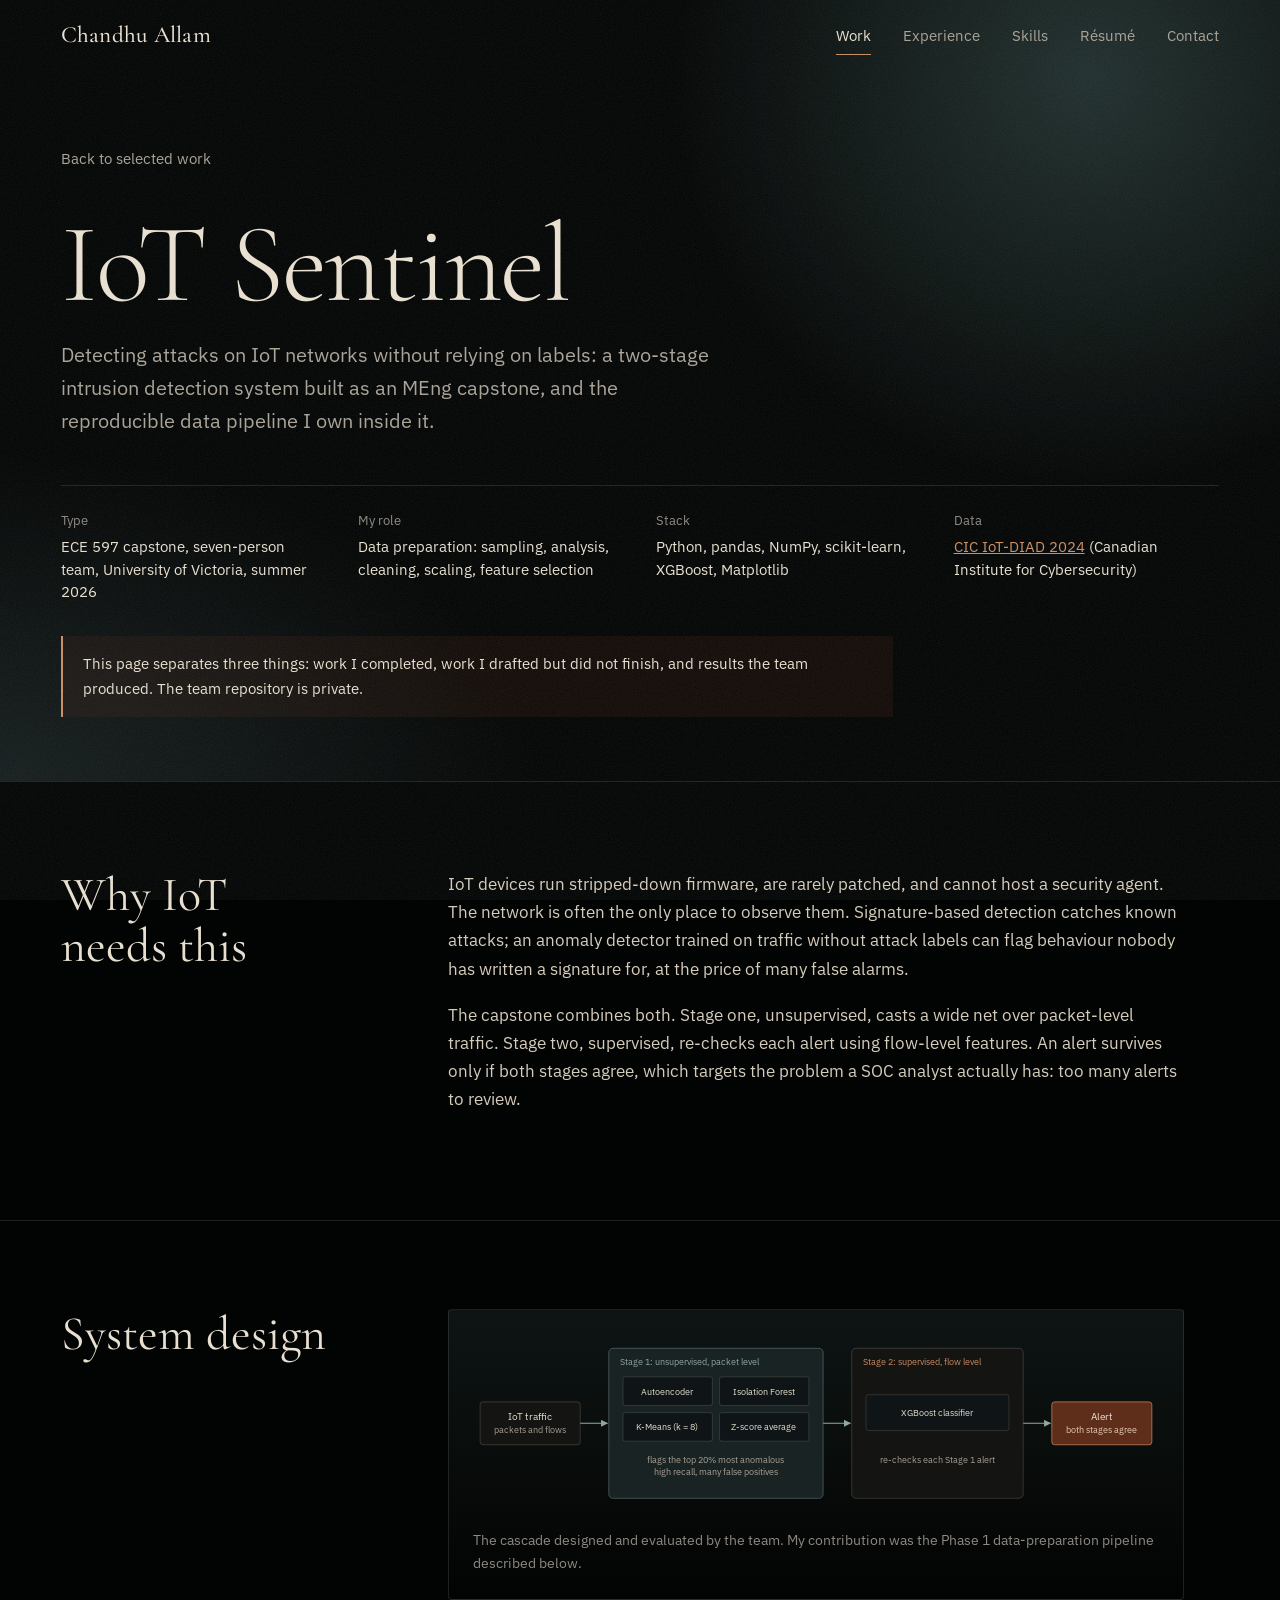
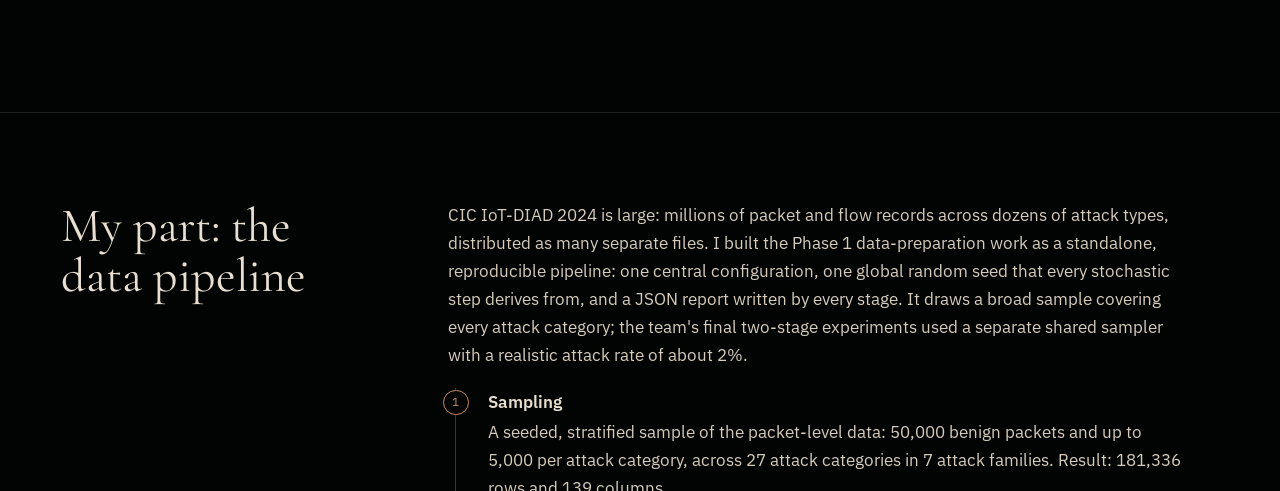
<file: projects/ece-567-capstone.html>
<!doctype html>
<html lang="en">
<head>
  <meta charset="utf-8">
  <meta name="viewport" content="width=device-width, initial-scale=1">
  <title>IoT Sentinel — Chandhu Allam</title>
  <meta name="robots" content="noindex">
  <meta http-equiv="refresh" content="0; url=../work/iot-sentinel.html">
  <link rel="canonical" href="../work/iot-sentinel.html">
  <style>body{background:#020403;color:#e8dfd0;font:1rem/1.6 system-ui,sans-serif;padding:3rem 1rem}a{color:#c98c62}</style>
</head>
<body>
  <p>This page has moved to <a href="../work/iot-sentinel.html">IoT Sentinel</a>.</p>
</body>
</html>
</file>
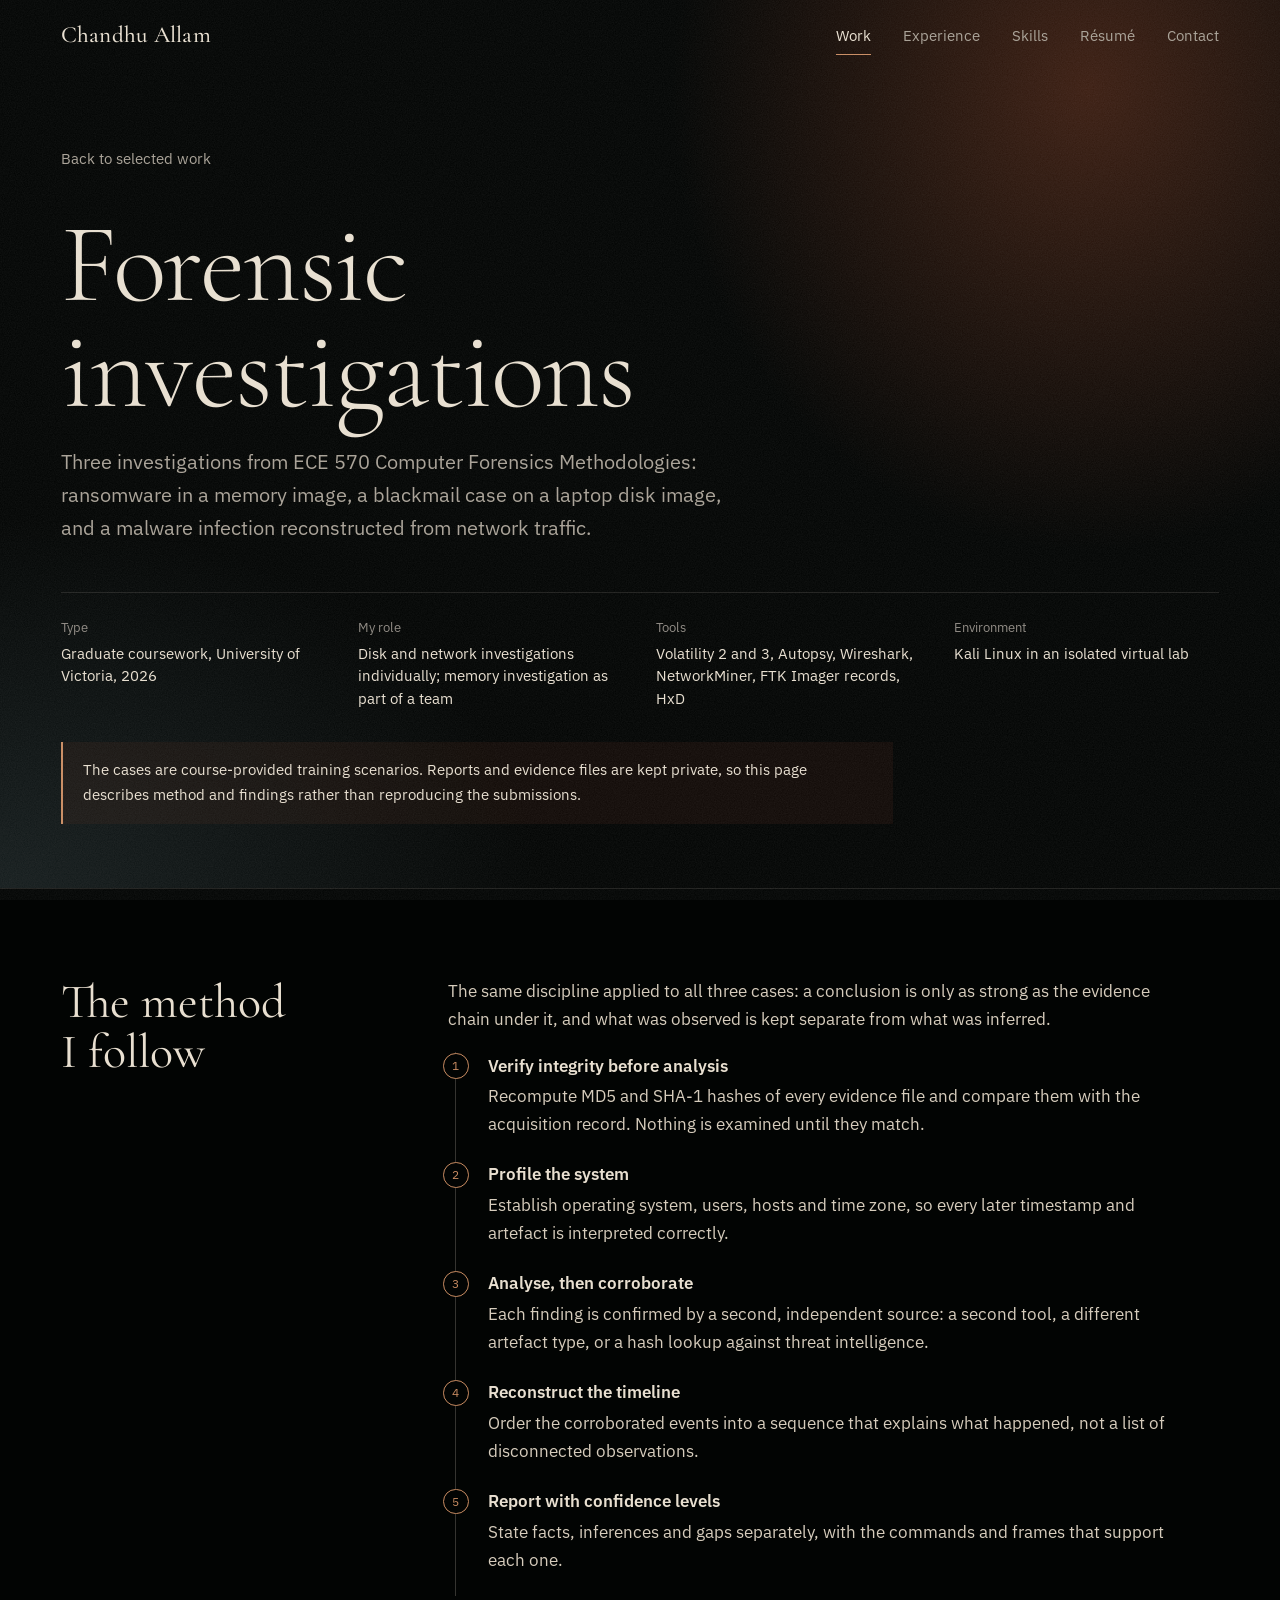
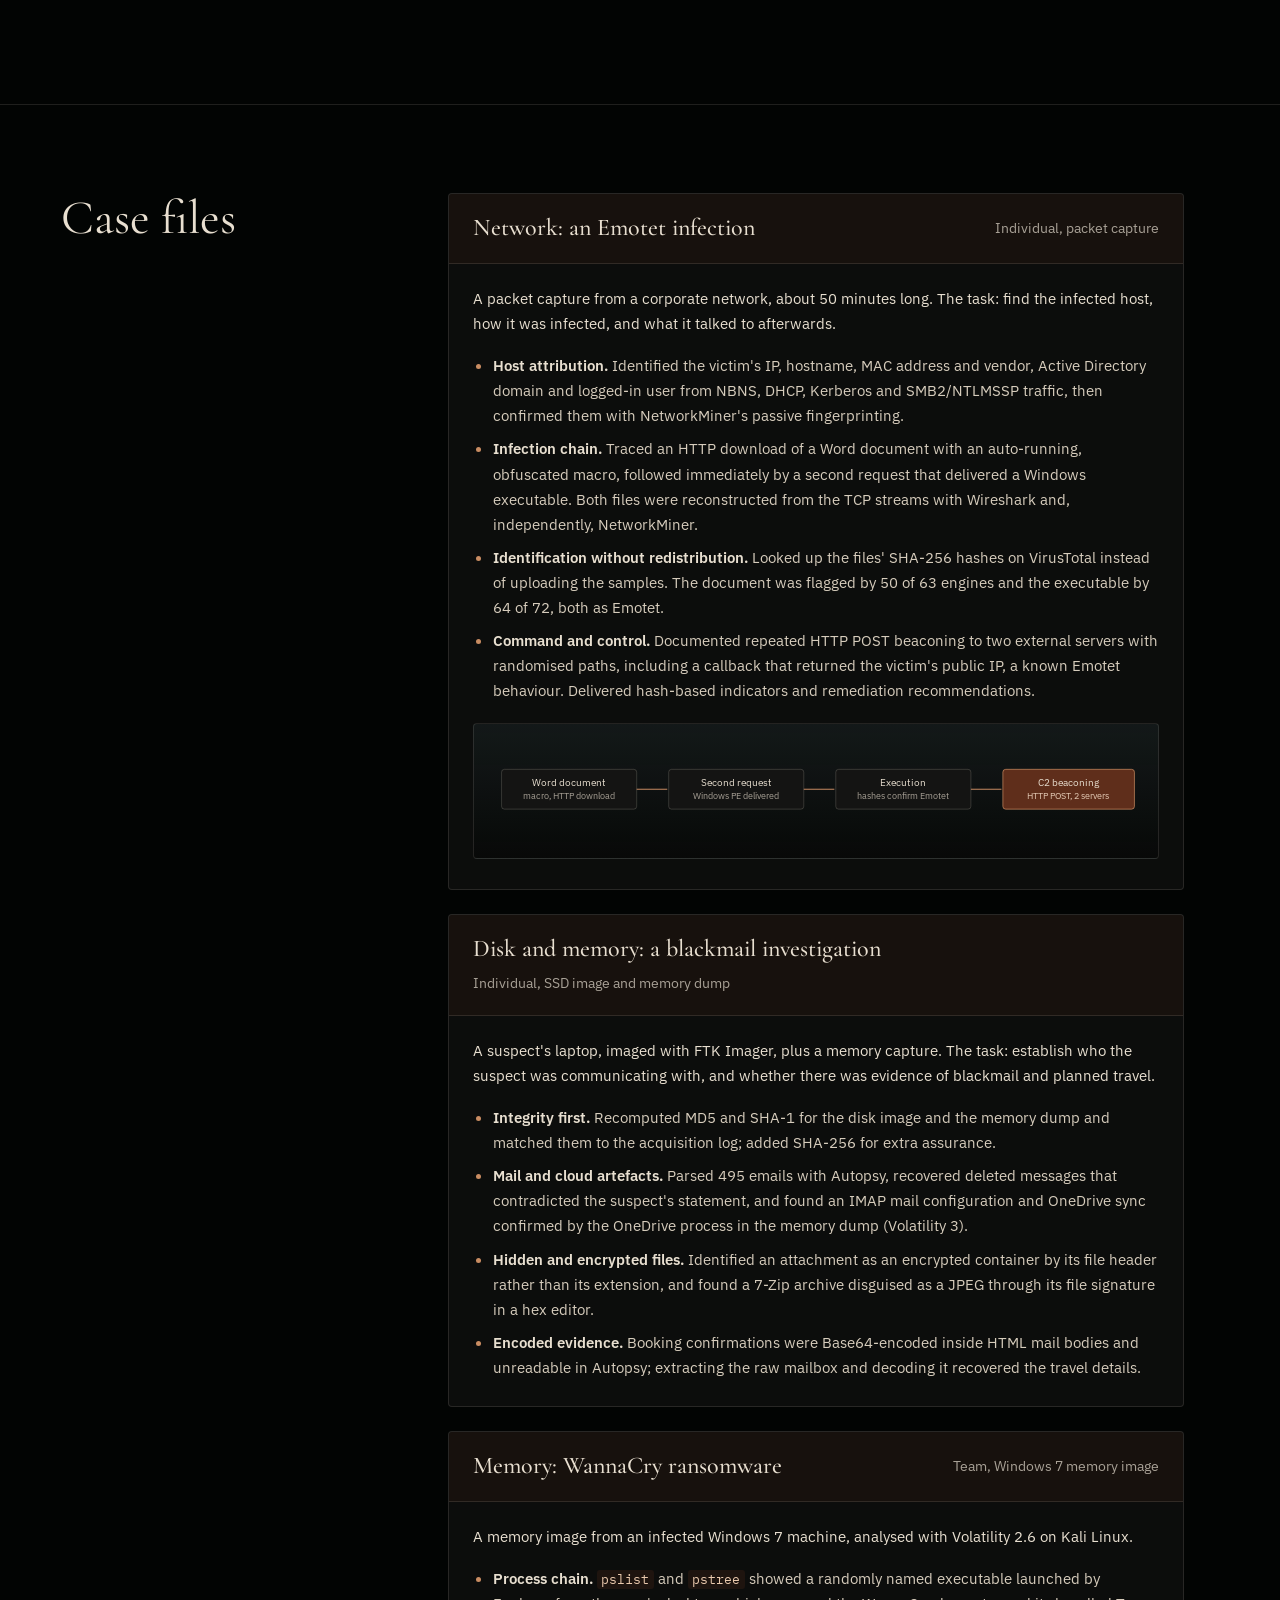
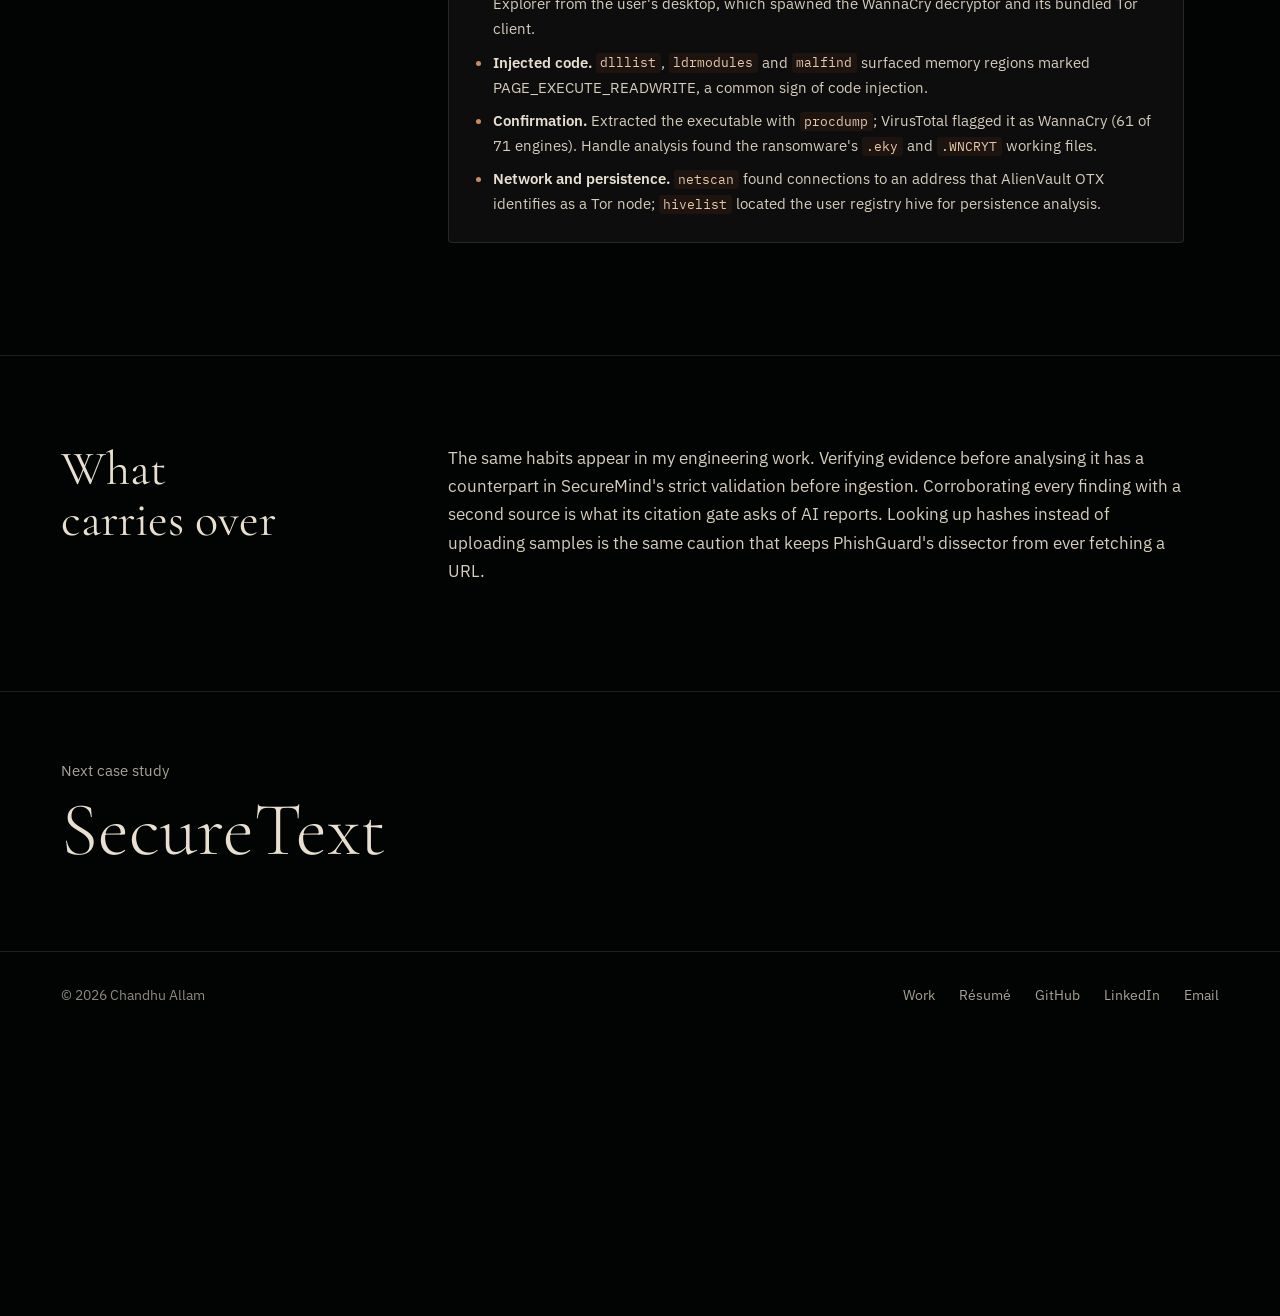
<file: projects/ece-570-digital-forensics.html>
<!doctype html>
<html lang="en">
<head>
  <meta charset="utf-8">
  <meta name="viewport" content="width=device-width, initial-scale=1">
  <title>Forensic investigations — Chandhu Allam</title>
  <meta name="robots" content="noindex">
  <meta http-equiv="refresh" content="0; url=../work/forensics.html">
  <link rel="canonical" href="../work/forensics.html">
  <style>body{background:#020403;color:#e8dfd0;font:1rem/1.6 system-ui,sans-serif;padding:3rem 1rem}a{color:#c98c62}</style>
</head>
<body>
  <p>This page has moved to <a href="../work/forensics.html">Forensic investigations</a>.</p>
</body>
</html>
</file>
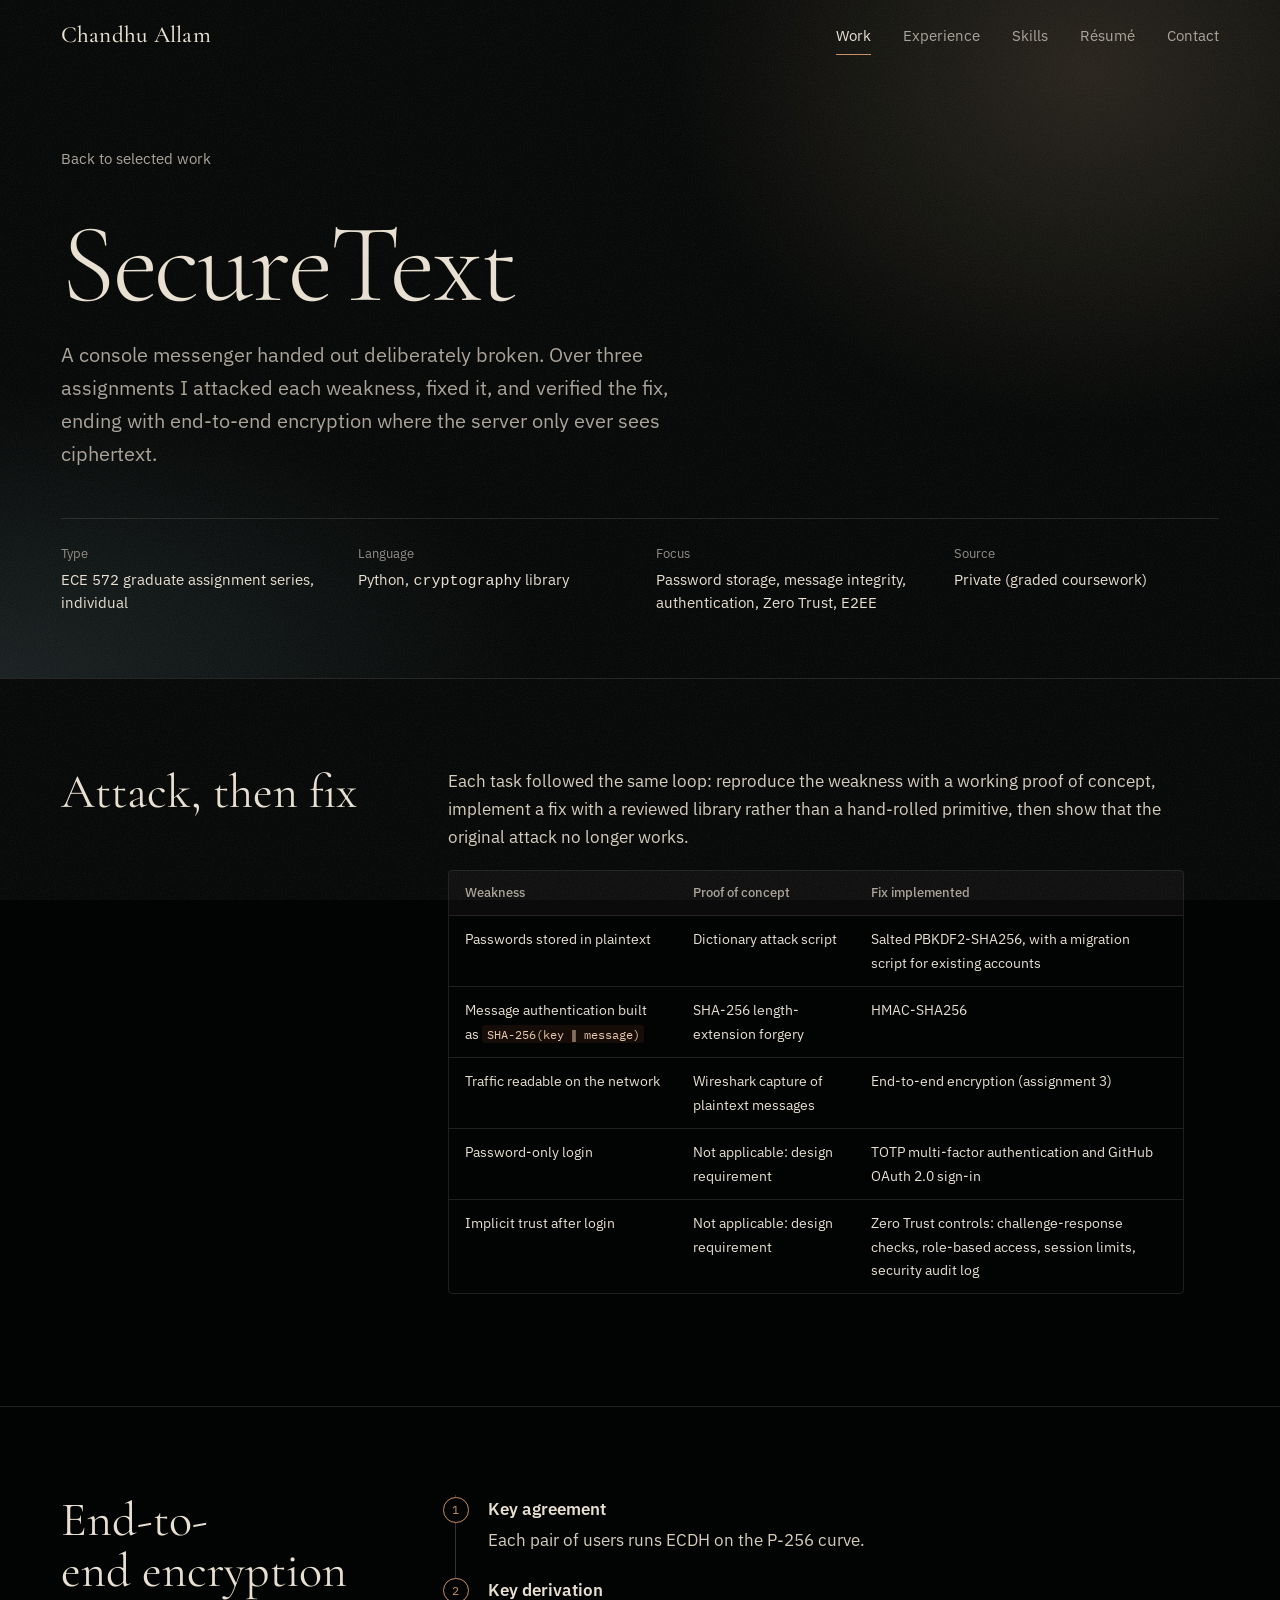
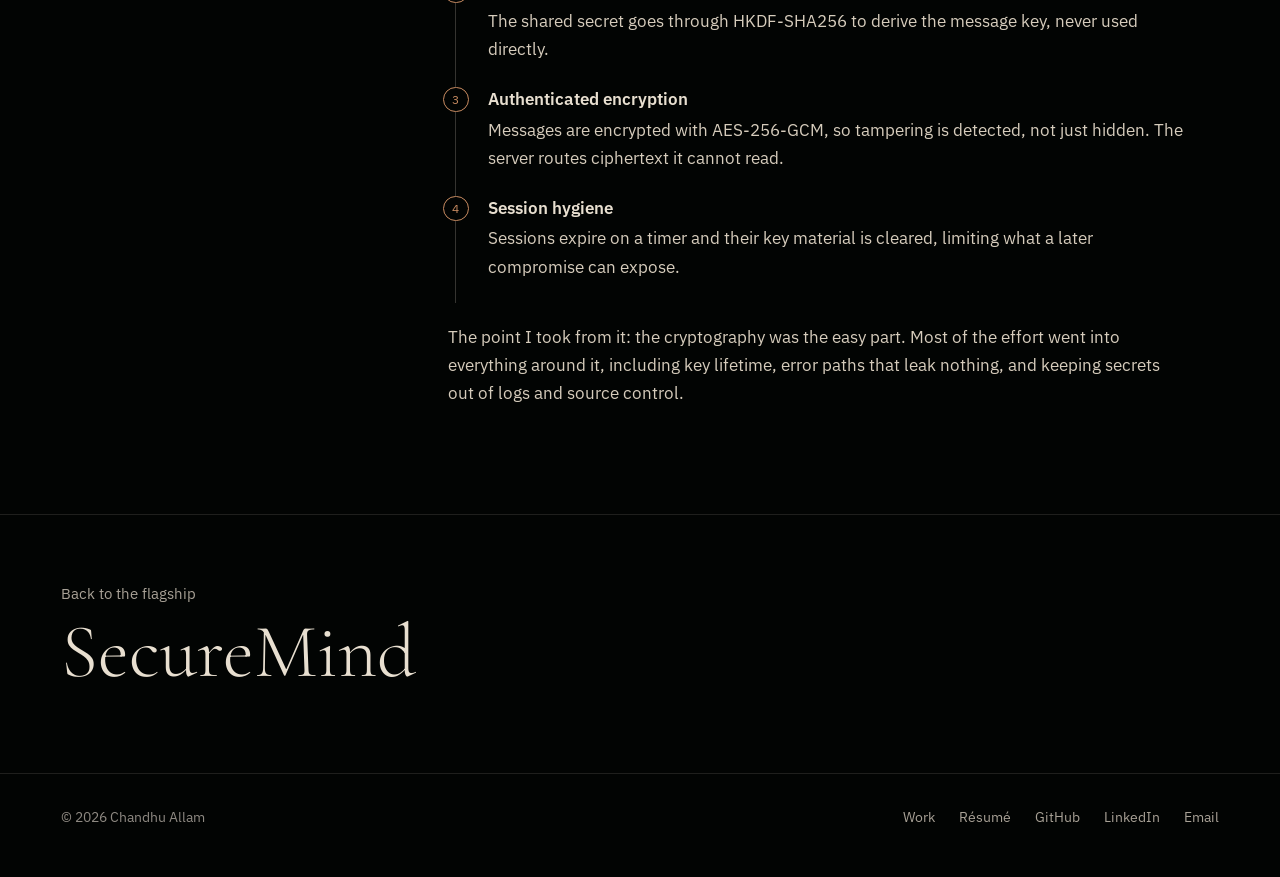
<file: projects/securetext.html>
<!doctype html>
<html lang="en">
<head>
  <meta charset="utf-8">
  <meta name="viewport" content="width=device-width, initial-scale=1">
  <title>SecureText — Chandhu Allam</title>
  <meta name="robots" content="noindex">
  <meta http-equiv="refresh" content="0; url=../work/securetext.html">
  <link rel="canonical" href="../work/securetext.html">
  <style>body{background:#020403;color:#e8dfd0;font:1rem/1.6 system-ui,sans-serif;padding:3rem 1rem}a{color:#c98c62}</style>
</head>
<body>
  <p>This page has moved to <a href="../work/securetext.html">SecureText</a>.</p>
</body>
</html>
</file>
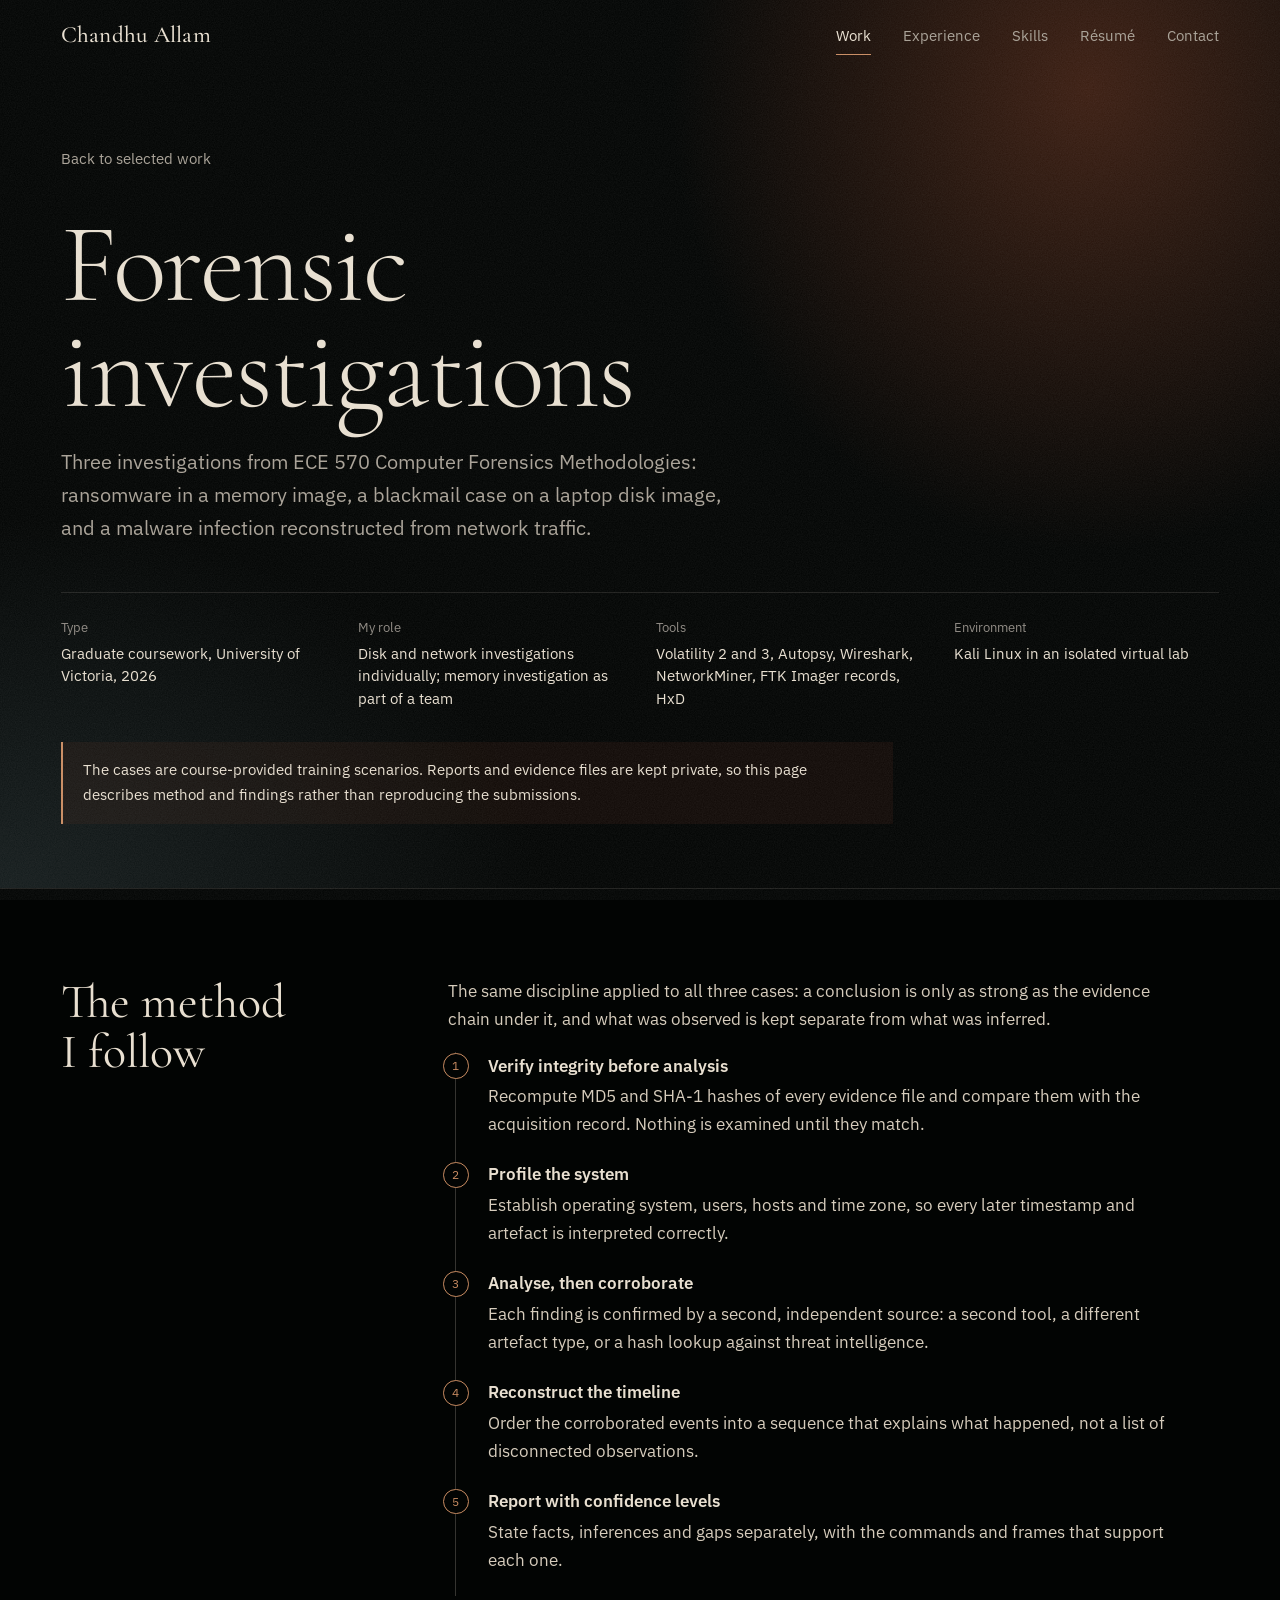
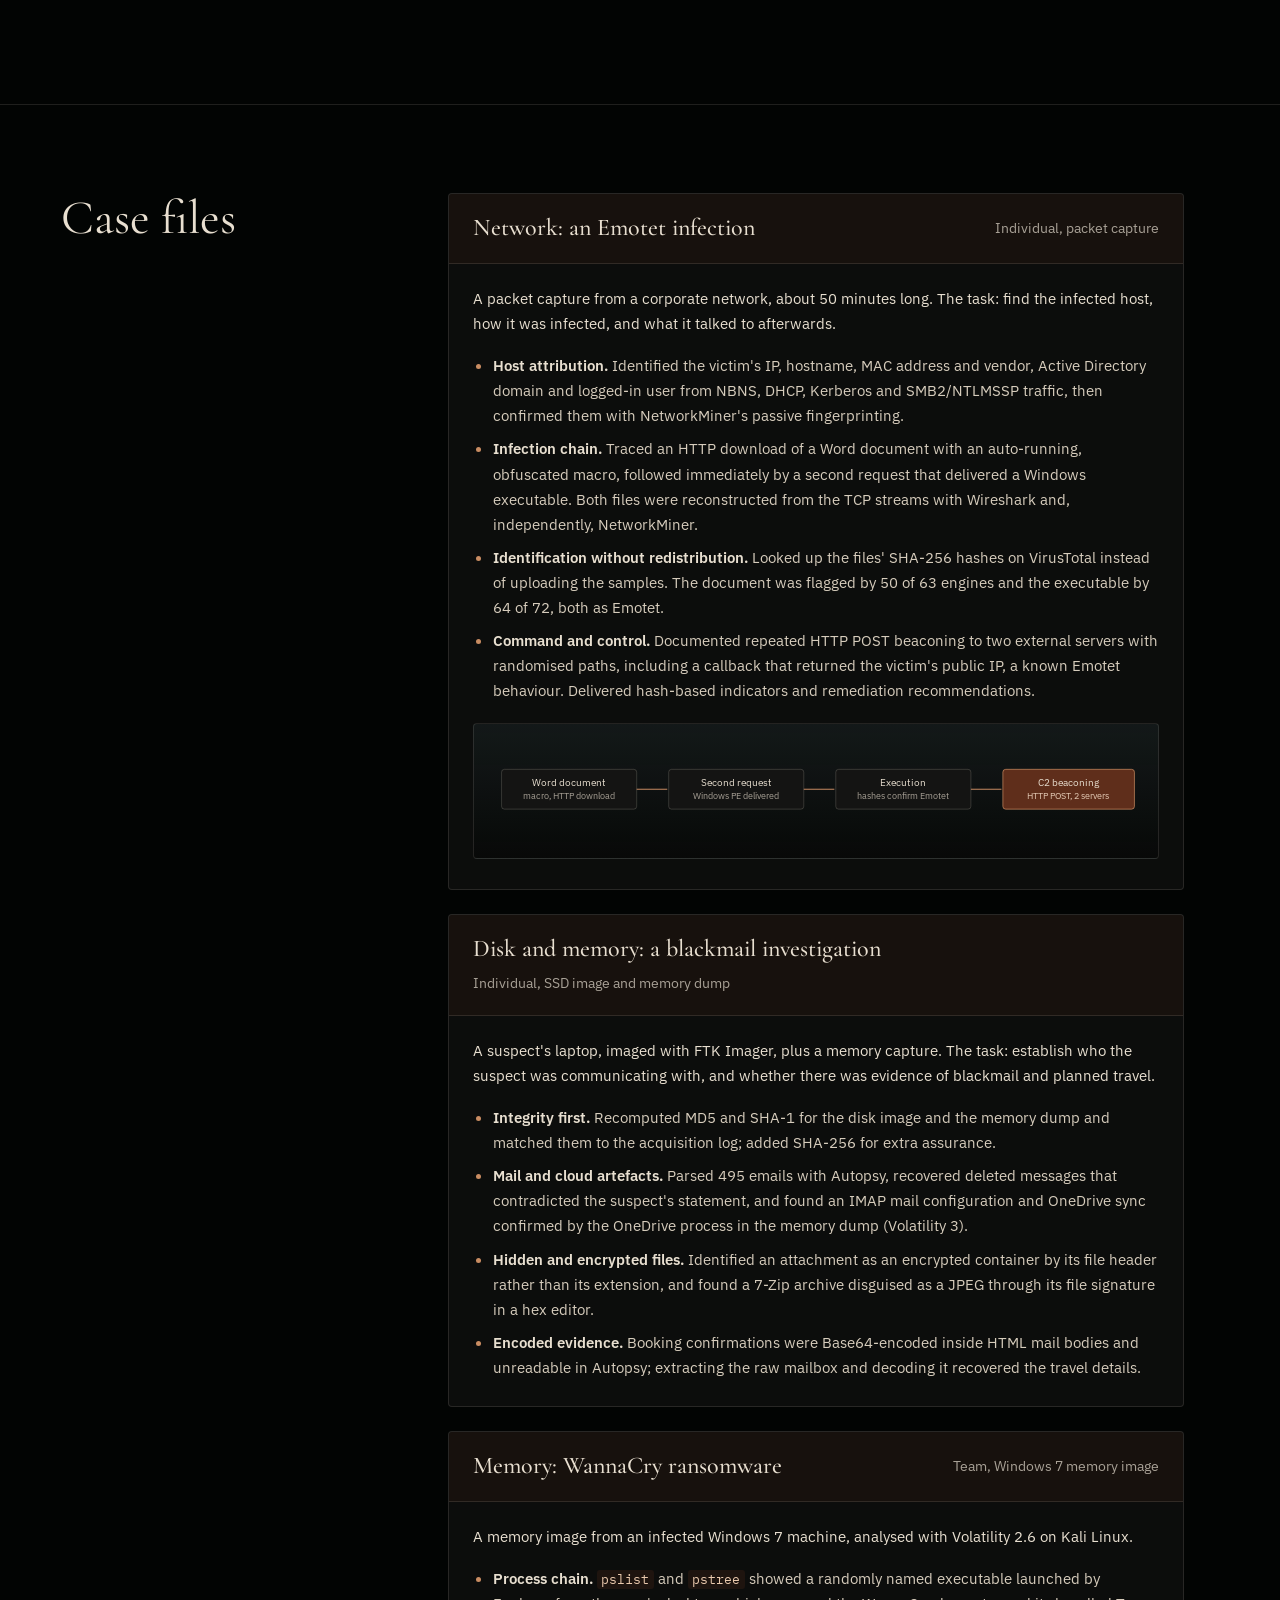
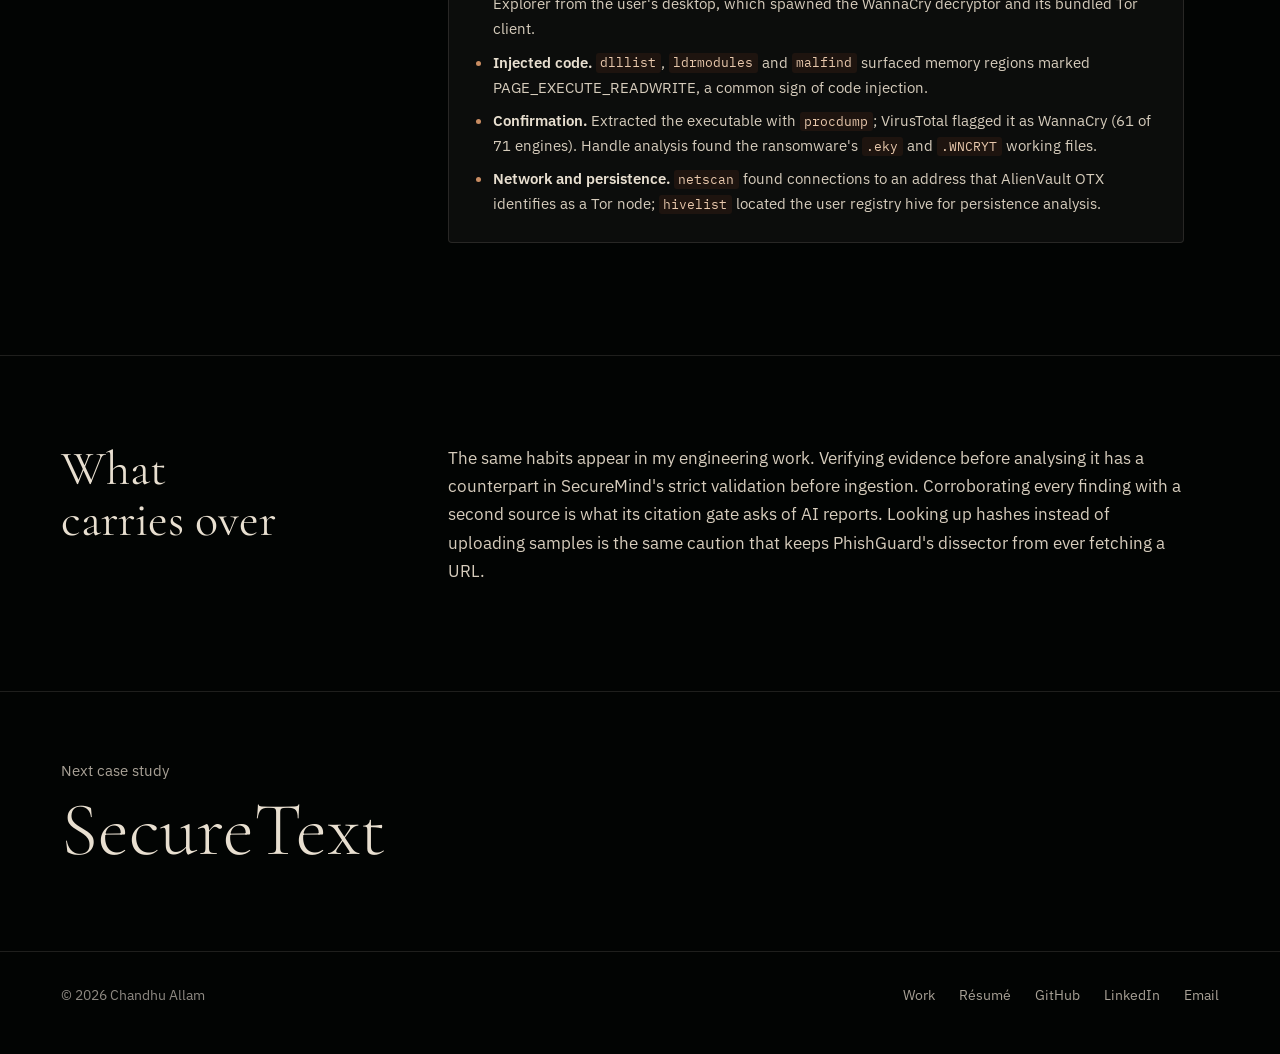
<file: work/forensics.html>
<!doctype html>
<html lang="en">
<head>
  <meta charset="utf-8">
  <meta name="viewport" content="width=device-width, initial-scale=1">
  <title>Forensic investigations — memory, disk and network | Chandhu Allam</title>
  <meta name="description" content="Case study: three digital forensics investigations — WannaCry in a memory image, a blackmail case on a disk image, and an Emotet infection reconstructed from a packet capture.">
  <meta name="theme-color" content="#020403">
  <link rel="canonical" href="https://chandhu03.github.io/Portfolio---Chandhu-Allam/work/forensics.html">
  <link rel="icon" href="../favicon.svg" type="image/svg+xml">
  <meta property="og:type" content="article">
  <meta property="og:title" content="Forensic investigations — memory, disk and network">
  <meta property="og:description" content="WannaCry, a blackmail case and Emotet: three investigations and the method behind them.">
  <meta property="og:image" content="https://chandhu03.github.io/Portfolio---Chandhu-Allam/assets/img/og.jpg">
  <meta name="twitter:card" content="summary_large_image">
  <link rel="preconnect" href="https://fonts.googleapis.com">
  <link rel="preconnect" href="https://fonts.gstatic.com" crossorigin>
  <link rel="stylesheet" href="https://fonts.googleapis.com/css2?family=Cormorant+Garamond:wght@300;400;500&family=IBM+Plex+Mono:wght@400&family=IBM+Plex+Sans:wght@400;500;600&display=swap">
  <link rel="stylesheet" href="../assets/css/site.css">
</head>
<body>
  <a class="skip-link" href="#main">Skip to content</a>
  <header class="site-header">
    <div class="wrap">
      <a class="wordmark" href="../">Chandhu Allam</a>
      <button class="nav-toggle" type="button" aria-expanded="false" aria-controls="site-nav">Menu</button>
      <nav class="nav" id="site-nav" aria-label="Main">
        <a href="../#work" aria-current="page">Work</a>
        <a href="../#experience">Experience</a>
        <a href="../#skills">Skills</a>
        <a href="../resume.html">Résumé</a>
        <a href="../#contact">Contact</a>
      </nav>
    </div>
  </header>

  <main id="main">
    <section class="cs-hero" style="--tone: rgba(95, 46, 27, 0.62)">
      <div class="wrap">
        <a class="back" href="../#work">Back to selected work</a>
        <h1>Forensic investigations</h1>
        <p class="dek">Three investigations from ECE 570 Computer Forensics Methodologies: ransomware in a memory image, a blackmail case on a laptop disk image, and a malware infection reconstructed from network traffic.</p>
        <dl class="cs-meta">
          <div><dt>Type</dt><dd>Graduate coursework, University of Victoria, 2026</dd></div>
          <div><dt>My role</dt><dd>Disk and network investigations individually; memory investigation as part of a team</dd></div>
          <div><dt>Tools</dt><dd>Volatility 2 and 3, Autopsy, Wireshark, NetworkMiner, FTK Imager records, HxD</dd></div>
          <div><dt>Environment</dt><dd>Kali Linux in an isolated virtual lab</dd></div>
        </dl>
        <div class="notice"><p>The cases are course-provided training scenarios. Reports and evidence files are kept private, so this page describes method and findings rather than reproducing the submissions.</p></div>
      </div>
    </section>

    <section class="cs-section">
      <div class="wrap cs-grid">
        <h2>The method I follow</h2>
        <div class="cs-body">
          <p>The same discipline applied to all three cases: a conclusion is only as strong as the evidence chain under it, and what was observed is kept separate from what was inferred.</p>
          <ol class="steps">
            <li><strong>Verify integrity before analysis</strong>Recompute MD5 and SHA-1 hashes of every evidence file and compare them with the acquisition record. Nothing is examined until they match.</li>
            <li><strong>Profile the system</strong>Establish operating system, users, hosts and time zone, so every later timestamp and artefact is interpreted correctly.</li>
            <li><strong>Analyse, then corroborate</strong>Each finding is confirmed by a second, independent source: a second tool, a different artefact type, or a hash lookup against threat intelligence.</li>
            <li><strong>Reconstruct the timeline</strong>Order the corroborated events into a sequence that explains what happened, not a list of disconnected observations.</li>
            <li><strong>Report with confidence levels</strong>State facts, inferences and gaps separately, with the commands and frames that support each one.</li>
          </ol>
        </div>
      </div>
    </section>

    <section class="cs-section">
      <div class="wrap cs-grid">
        <h2>Case files</h2>
        <div class="cs-body">
          <article class="casefile">
            <header><h3>Network: an Emotet infection</h3><p>Individual, packet capture</p></header>
            <div class="body">
              <p>A packet capture from a corporate network, about 50 minutes long. The task: find the infected host, how it was infected, and what it talked to afterwards.</p>
              <ul>
                <li><strong>Host attribution.</strong> Identified the victim's IP, hostname, MAC address and vendor, Active Directory domain and logged-in user from NBNS, DHCP, Kerberos and SMB2/NTLMSSP traffic, then confirmed them with NetworkMiner's passive fingerprinting.</li>
                <li><strong>Infection chain.</strong> Traced an HTTP download of a Word document with an auto-running, obfuscated macro, followed immediately by a second request that delivered a Windows executable. Both files were reconstructed from the TCP streams with Wireshark and, independently, NetworkMiner.</li>
                <li><strong>Identification without redistribution.</strong> Looked up the files' SHA-256 hashes on VirusTotal instead of uploading the samples. The document was flagged by 50 of 63 engines and the executable by 64 of 72, both as Emotet.</li>
                <li><strong>Command and control.</strong> Documented repeated HTTP POST beaconing to two external servers with randomised paths, including a callback that returned the victim's public IP, a known Emotet behaviour. Delivered hash-based indicators and remediation recommendations.</li>
              </ul>
              <figure class="diagram" style="margin-top:1.25rem">
                <svg viewBox="0 0 900 120" role="img" aria-labelledby="em-t">
                  <title id="em-t">Emotet infection chain: phishing document, executable download, execution, then HTTP POST command-and-control to two servers.</title>
                  <g font-size="12.5" fill="#e8dfd0">
                    <rect x="5" y="30" width="190" height="56" rx="4" fill="#141413" stroke="rgba(232,223,208,.25)"/><text x="100" y="54" text-anchor="middle">Word document</text><text x="100" y="72" text-anchor="middle" fill="#a8a196" font-size="11">macro, HTTP download</text>
                    <rect x="240" y="30" width="190" height="56" rx="4" fill="#141413" stroke="rgba(232,223,208,.25)"/><text x="335" y="54" text-anchor="middle">Second request</text><text x="335" y="72" text-anchor="middle" fill="#a8a196" font-size="11">Windows PE delivered</text>
                    <rect x="475" y="30" width="190" height="56" rx="4" fill="#141413" stroke="rgba(232,223,208,.25)"/><text x="570" y="54" text-anchor="middle">Execution</text><text x="570" y="72" text-anchor="middle" fill="#a8a196" font-size="11">hashes confirm Emotet</text>
                    <rect x="710" y="30" width="185" height="56" rx="4" fill="#5f2e1b" stroke="#c98c62"/><text x="802" y="54" text-anchor="middle">C2 beaconing</text><text x="802" y="72" text-anchor="middle" fill="#e6cdb8" font-size="11">HTTP POST, 2 servers</text>
                  </g>
                  <g stroke="#c98c62" stroke-width="1.4"><path d="M195 58H238"/><path d="M430 58H473"/><path d="M665 58H708"/></g>
                </svg>
              </figure>
            </div>
          </article>

          <article class="casefile">
            <header><h3>Disk and memory: a blackmail investigation</h3><p>Individual, SSD image and memory dump</p></header>
            <div class="body">
              <p>A suspect's laptop, imaged with FTK Imager, plus a memory capture. The task: establish who the suspect was communicating with, and whether there was evidence of blackmail and planned travel.</p>
              <ul>
                <li><strong>Integrity first.</strong> Recomputed MD5 and SHA-1 for the disk image and the memory dump and matched them to the acquisition log; added SHA-256 for extra assurance.</li>
                <li><strong>Mail and cloud artefacts.</strong> Parsed 495 emails with Autopsy, recovered deleted messages that contradicted the suspect's statement, and found an IMAP mail configuration and OneDrive sync confirmed by the OneDrive process in the memory dump (Volatility 3).</li>
                <li><strong>Hidden and encrypted files.</strong> Identified an attachment as an encrypted container by its file header rather than its extension, and found a 7-Zip archive disguised as a JPEG through its file signature in a hex editor.</li>
                <li><strong>Encoded evidence.</strong> Booking confirmations were Base64-encoded inside HTML mail bodies and unreadable in Autopsy; extracting the raw mailbox and decoding it recovered the travel details.</li>
              </ul>
            </div>
          </article>

          <article class="casefile">
            <header><h3>Memory: WannaCry ransomware</h3><p>Team, Windows 7 memory image</p></header>
            <div class="body">
              <p>A memory image from an infected Windows 7 machine, analysed with Volatility 2.6 on Kali Linux.</p>
              <ul>
                <li><strong>Process chain.</strong> <code>pslist</code> and <code>pstree</code> showed a randomly named executable launched by Explorer from the user's desktop, which spawned the WannaCry decryptor and its bundled Tor client.</li>
                <li><strong>Injected code.</strong> <code>dlllist</code>, <code>ldrmodules</code> and <code>malfind</code> surfaced memory regions marked PAGE_EXECUTE_READWRITE, a common sign of code injection.</li>
                <li><strong>Confirmation.</strong> Extracted the executable with <code>procdump</code>; VirusTotal flagged it as WannaCry (61 of 71 engines). Handle analysis found the ransomware's <code>.eky</code> and <code>.WNCRYT</code> working files.</li>
                <li><strong>Network and persistence.</strong> <code>netscan</code> found connections to an address that AlienVault OTX identifies as a Tor node; <code>hivelist</code> located the user registry hive for persistence analysis.</li>
              </ul>
            </div>
          </article>
        </div>
      </div>
    </section>

    <section class="cs-section">
      <div class="wrap cs-grid">
        <h2>What carries over</h2>
        <div class="cs-body">
          <p>The same habits appear in my engineering work. Verifying evidence before analysing it has a counterpart in SecureMind's strict validation before ingestion. Corroborating every finding with a second source is what its citation gate asks of AI reports. Looking up hashes instead of uploading samples is the same caution that keeps PhishGuard's dissector from ever fetching a URL.</p>
        </div>
      </div>
    </section>

    <section class="next">
      <div class="wrap">
        <a href="securetext.html"><span>Next case study</span><strong>SecureText</strong></a>
      </div>
    </section>
  </main>

  <footer class="site-footer">
    <div class="wrap">
      <p>© <span data-year>2026</span> Chandhu Allam</p>
      <nav aria-label="Footer">
        <a href="../#work">Work</a>
        <a href="../resume.html">Résumé</a>
        <a href="https://github.com/Chandhu03" rel="noopener">GitHub</a>
        <a href="https://www.linkedin.com/in/chandhuallam422" rel="noopener">LinkedIn</a>
        <a href="mailto:chandhu.a@outlook.com">Email</a>
      </nav>
    </div>
  </footer>
  <script src="../assets/js/site.js" defer></script>
</body>
</html>
</file>
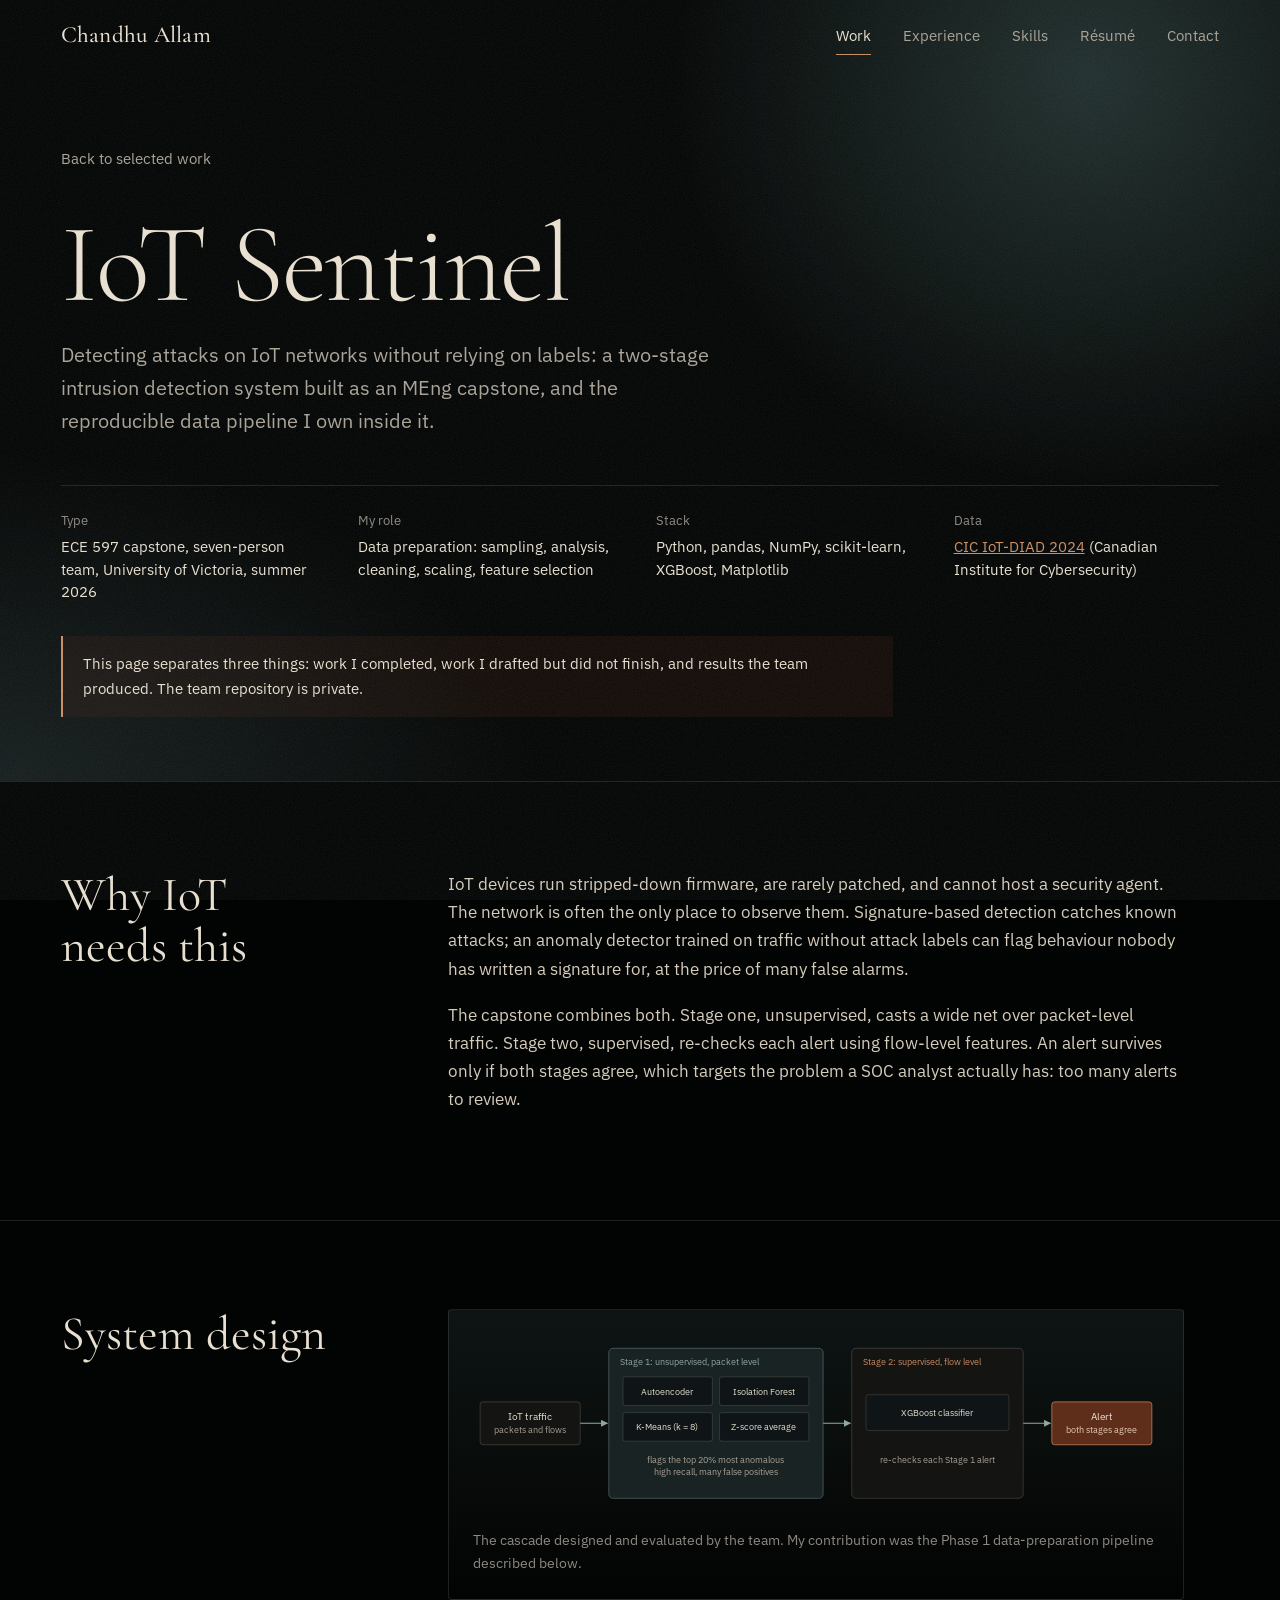
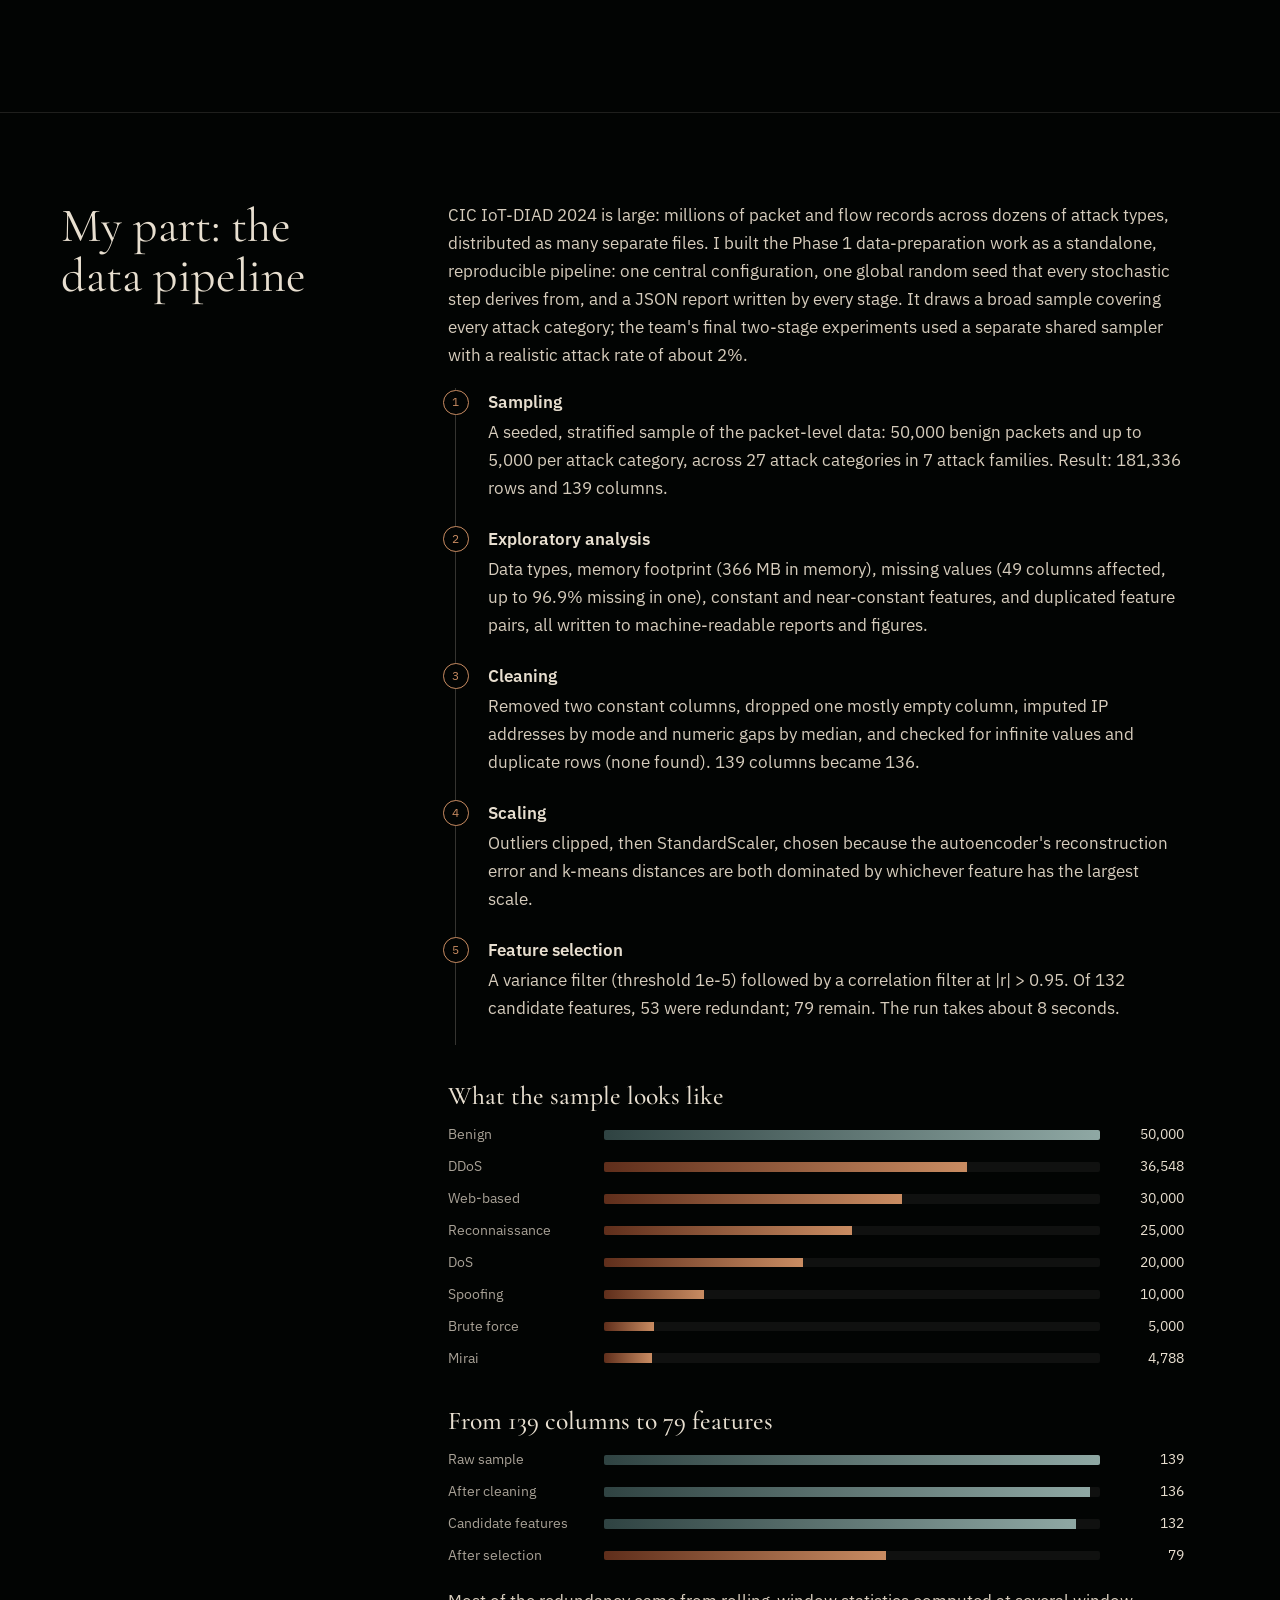
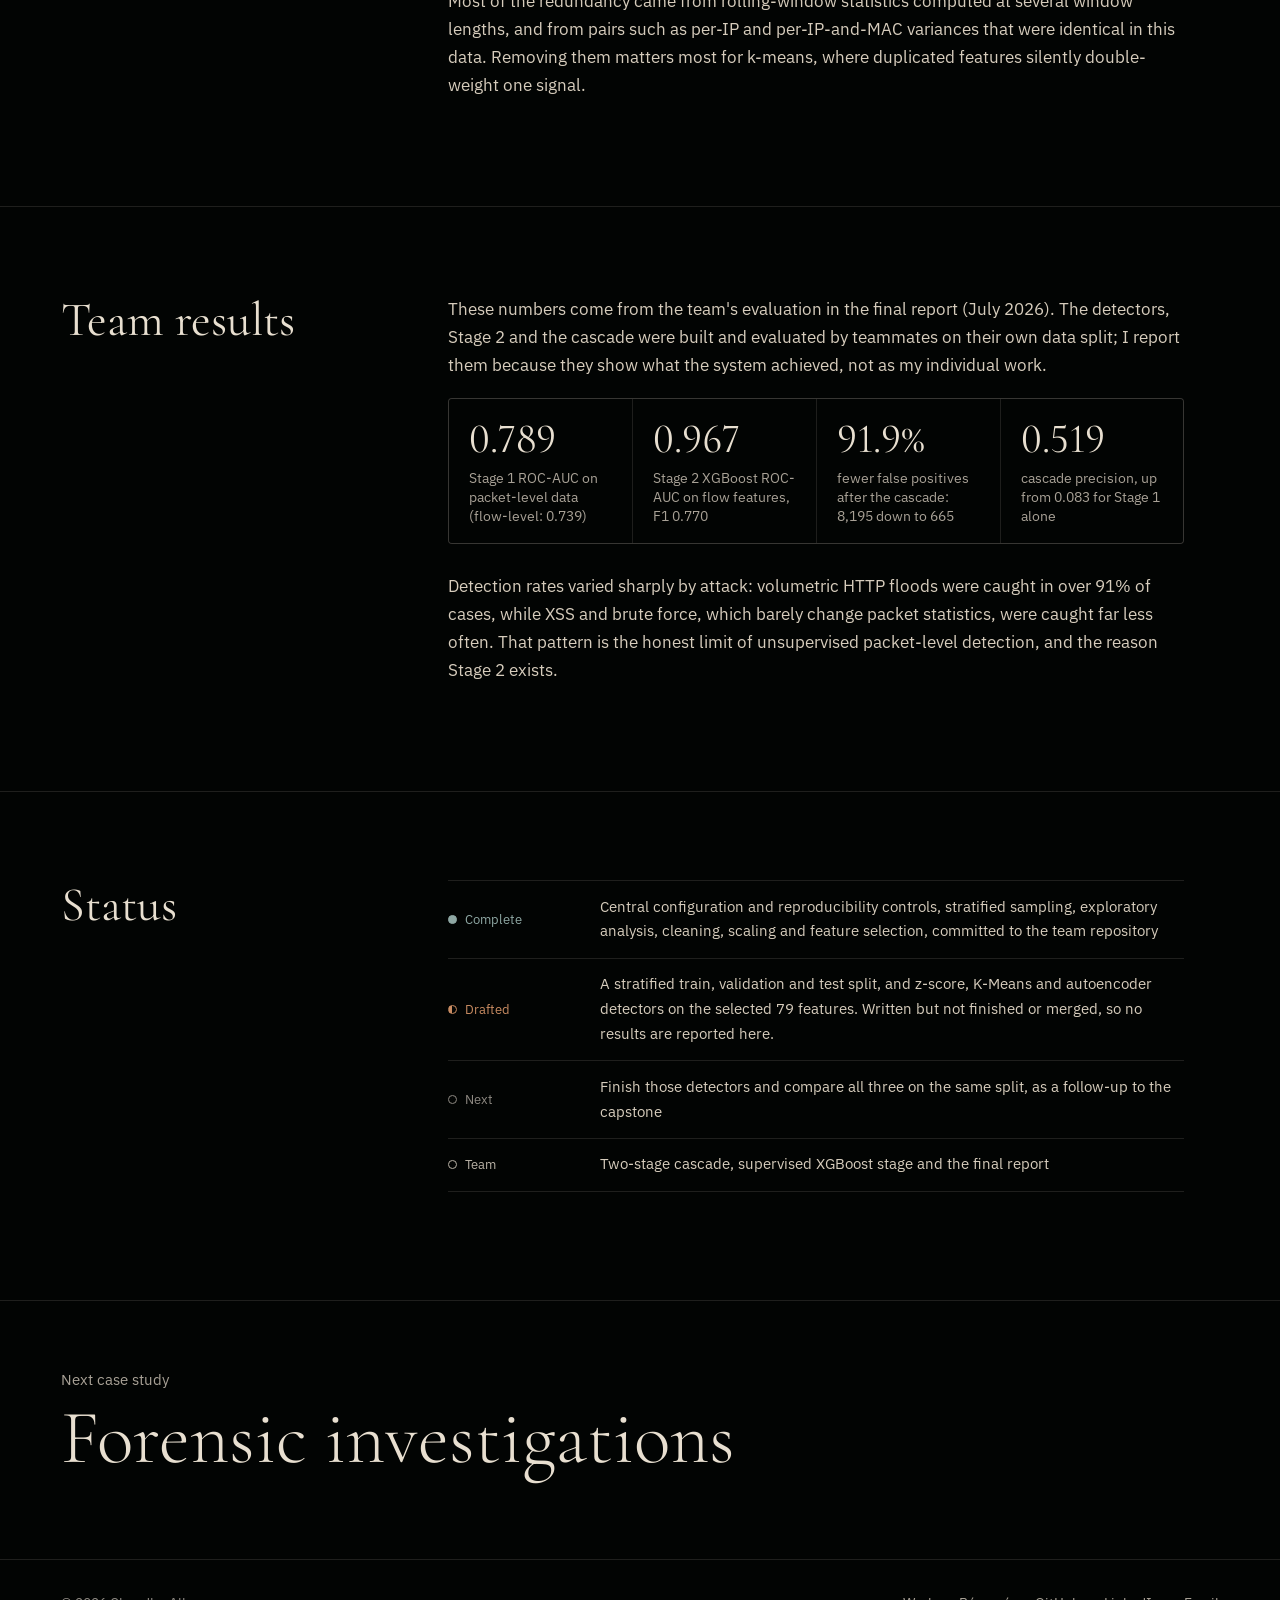
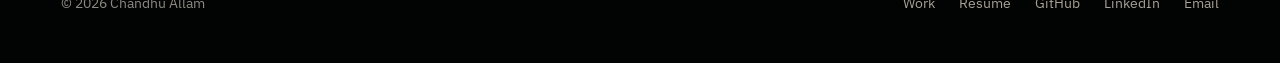
<file: work/iot-sentinel.html>
<!doctype html>
<html lang="en">
<head>
  <meta charset="utf-8">
  <meta name="viewport" content="width=device-width, initial-scale=1">
  <title>IoT Sentinel — anomaly detection for IoT networks | Chandhu Allam</title>
  <meta name="description" content="Case study: an MEng capstone building a two-stage intrusion detection system on CIC IoT-DIAD 2024, and the reproducible data pipeline I own within it.">
  <meta name="theme-color" content="#020403">
  <link rel="canonical" href="https://chandhu03.github.io/Portfolio---Chandhu-Allam/work/iot-sentinel.html">
  <link rel="icon" href="../favicon.svg" type="image/svg+xml">
  <meta property="og:type" content="article">
  <meta property="og:title" content="IoT Sentinel — anomaly detection for IoT networks">
  <meta property="og:description" content="Two-stage intrusion detection on CIC IoT-DIAD 2024, with a reproducible data-preparation pipeline.">
  <meta property="og:image" content="https://chandhu03.github.io/Portfolio---Chandhu-Allam/assets/img/og.jpg">
  <meta name="twitter:card" content="summary_large_image">
  <link rel="preconnect" href="https://fonts.googleapis.com">
  <link rel="preconnect" href="https://fonts.gstatic.com" crossorigin>
  <link rel="stylesheet" href="https://fonts.googleapis.com/css2?family=Cormorant+Garamond:wght@300;400;500&family=IBM+Plex+Mono:wght@400&family=IBM+Plex+Sans:wght@400;500;600&display=swap">
  <link rel="stylesheet" href="../assets/css/site.css">
</head>
<body>
  <a class="skip-link" href="#main">Skip to content</a>
  <header class="site-header">
    <div class="wrap">
      <a class="wordmark" href="../">Chandhu Allam</a>
      <button class="nav-toggle" type="button" aria-expanded="false" aria-controls="site-nav">Menu</button>
      <nav class="nav" id="site-nav" aria-label="Main">
        <a href="../#work" aria-current="page">Work</a>
        <a href="../#experience">Experience</a>
        <a href="../#skills">Skills</a>
        <a href="../resume.html">Résumé</a>
        <a href="../#contact">Contact</a>
      </nav>
    </div>
  </header>

  <main id="main">
    <section class="cs-hero" style="--tone: rgba(40, 60, 58, 0.75)">
      <div class="wrap">
        <a class="back" href="../#work">Back to selected work</a>
        <h1>IoT Sentinel</h1>
        <p class="dek">Detecting attacks on IoT networks without relying on labels: a two-stage intrusion detection system built as an MEng capstone, and the reproducible data pipeline I own inside it.</p>
        <dl class="cs-meta">
          <div><dt>Type</dt><dd>ECE 597 capstone, seven-person team, University of Victoria, summer 2026</dd></div>
          <div><dt>My role</dt><dd>Data preparation: sampling, analysis, cleaning, scaling, feature selection</dd></div>
          <div><dt>Stack</dt><dd>Python, pandas, NumPy, scikit-learn, XGBoost, Matplotlib</dd></div>
          <div><dt>Data</dt><dd><a href="https://www.unb.ca/cic/datasets/iot-diad-2024.html" rel="noopener">CIC IoT-DIAD 2024</a> (Canadian Institute for Cybersecurity)</dd></div>
        </dl>
        <div class="notice"><p>This page separates three things: work I completed, work I drafted but did not finish, and results the team produced. The team repository is private.</p></div>
      </div>
    </section>

    <section class="cs-section">
      <div class="wrap cs-grid">
        <h2>Why IoT needs this</h2>
        <div class="cs-body">
          <p>IoT devices run stripped-down firmware, are rarely patched, and cannot host a security agent. The network is often the only place to observe them. Signature-based detection catches known attacks; an anomaly detector trained on traffic without attack labels can flag behaviour nobody has written a signature for, at the price of many false alarms.</p>
          <p>The capstone combines both. Stage one, unsupervised, casts a wide net over packet-level traffic. Stage two, supervised, re-checks each alert using flow-level features. An alert survives only if both stages agree, which targets the problem a SOC analyst actually has: too many alerts to review.</p>
        </div>
      </div>
    </section>

    <section class="cs-section">
      <div class="wrap cs-grid">
        <h2>System design</h2>
        <div class="cs-body">
          <figure class="diagram">
            <svg viewBox="0 0 960 250" role="img" aria-labelledby="iot-t iot-d">
              <title id="iot-t">Two-stage intrusion detection cascade</title>
              <desc id="iot-d">Packet-level traffic goes to an unsupervised ensemble of an autoencoder, an isolation forest and k-means whose standardized scores are averaged. Its alerts are re-checked by a supervised XGBoost classifier on flow-level features. An alert is raised only when both stages agree.</desc>
              <defs><marker id="ia" viewBox="0 0 10 10" refX="9" refY="5" markerWidth="7" markerHeight="7" orient="auto"><path d="M0 0L10 5L0 10z" fill="#8fa8a4"/></marker></defs>
              <g font-size="13" fill="#e8dfd0">
                <rect x="10" y="95" width="140" height="60" rx="4" fill="#141413" stroke="rgba(232,223,208,.25)"/>
                <text x="80" y="120" text-anchor="middle">IoT traffic</text><text x="80" y="138" text-anchor="middle" fill="#a8a196" font-size="11">packets and flows</text>
                <rect x="190" y="20" width="300" height="210" rx="6" fill="#1a2324" stroke="rgba(143,168,164,.55)"/>
                <text x="206" y="44" fill="#8fa8a4" font-size="12">Stage 1: unsupervised, packet level</text>
                <rect x="210" y="60" width="125" height="40" rx="3" fill="#0f1516" stroke="rgba(232,223,208,.2)"/><text x="272" y="85" text-anchor="middle" font-size="12">Autoencoder</text>
                <rect x="345" y="60" width="125" height="40" rx="3" fill="#0f1516" stroke="rgba(232,223,208,.2)"/><text x="407" y="85" text-anchor="middle" font-size="12">Isolation Forest</text>
                <rect x="210" y="110" width="125" height="40" rx="3" fill="#0f1516" stroke="rgba(232,223,208,.2)"/><text x="272" y="135" text-anchor="middle" font-size="12">K-Means (k = 8)</text>
                <rect x="345" y="110" width="125" height="40" rx="3" fill="#0f1516" stroke="rgba(232,223,208,.2)"/><text x="407" y="135" text-anchor="middle" font-size="12">Z-score average</text>
                <text x="340" y="180" text-anchor="middle" fill="#a8a196" font-size="11">flags the top 20% most anomalous</text>
                <text x="340" y="198" text-anchor="middle" fill="#a8a196" font-size="11">high recall, many false positives</text>
                <rect x="530" y="20" width="240" height="210" rx="6" fill="#141413" stroke="rgba(232,223,208,.25)"/>
                <text x="546" y="44" fill="#c98c62" font-size="12">Stage 2: supervised, flow level</text>
                <rect x="550" y="85" width="200" height="50" rx="3" fill="#0f1516" stroke="rgba(232,223,208,.2)"/><text x="650" y="115" text-anchor="middle" font-size="12">XGBoost classifier</text>
                <text x="650" y="180" text-anchor="middle" fill="#a8a196" font-size="11">re-checks each Stage 1 alert</text>
                <rect x="810" y="95" width="140" height="60" rx="4" fill="#5f2e1b" stroke="#c98c62"/>
                <text x="880" y="120" text-anchor="middle">Alert</text><text x="880" y="138" text-anchor="middle" fill="#e6cdb8" font-size="11">both stages agree</text>
              </g>
              <g stroke="#8fa8a4" stroke-width="1.4" fill="none" marker-end="url(#ia)">
                <path d="M150 125H188"/><path d="M490 125H528"/><path d="M770 125H808"/>
              </g>
            </svg>
            <figcaption>The cascade designed and evaluated by the team. My contribution was the Phase 1 data-preparation pipeline described below.</figcaption>
          </figure>
        </div>
      </div>
    </section>

    <section class="cs-section">
      <div class="wrap cs-grid">
        <h2>My part: the data pipeline</h2>
        <div class="cs-body">
          <p>CIC IoT-DIAD 2024 is large: millions of packet and flow records across dozens of attack types, distributed as many separate files. I built the Phase 1 data-preparation work as a standalone, reproducible pipeline: one central configuration, one global random seed that every stochastic step derives from, and a JSON report written by every stage. It draws a broad sample covering every attack category; the team's final two-stage experiments used a separate shared sampler with a realistic attack rate of about 2%.</p>
          <ol class="steps">
            <li><strong>Sampling</strong>A seeded, stratified sample of the packet-level data: 50,000 benign packets and up to 5,000 per attack category, across 27 attack categories in 7 attack families. Result: 181,336 rows and 139 columns.</li>
            <li><strong>Exploratory analysis</strong>Data types, memory footprint (366 MB in memory), missing values (49 columns affected, up to 96.9% missing in one), constant and near-constant features, and duplicated feature pairs, all written to machine-readable reports and figures.</li>
            <li><strong>Cleaning</strong>Removed two constant columns, dropped one mostly empty column, imputed IP addresses by mode and numeric gaps by median, and checked for infinite values and duplicate rows (none found). 139 columns became 136.</li>
            <li><strong>Scaling</strong>Outliers clipped, then StandardScaler, chosen because the autoencoder's reconstruction error and k-means distances are both dominated by whichever feature has the largest scale.</li>
            <li><strong>Feature selection</strong>A variance filter (threshold 1e-5) followed by a correlation filter at |r| &gt; 0.95. Of 132 candidate features, 53 were redundant; 79 remain. The run takes about 8 seconds.</li>
          </ol>
          <h3>What the sample looks like</h3>
          <ul class="bars" aria-label="Rows per traffic family in the 181,336-row sample">
            <li>Benign <span class="track"><span class="fill fill--cool" style="--v:100%"></span></span><span class="v">50,000</span></li>
            <li>DDoS <span class="track"><span class="fill" style="--v:73.1%"></span></span><span class="v">36,548</span></li>
            <li>Web-based <span class="track"><span class="fill" style="--v:60%"></span></span><span class="v">30,000</span></li>
            <li>Reconnaissance <span class="track"><span class="fill" style="--v:50%"></span></span><span class="v">25,000</span></li>
            <li>DoS <span class="track"><span class="fill" style="--v:40%"></span></span><span class="v">20,000</span></li>
            <li>Spoofing <span class="track"><span class="fill" style="--v:20%"></span></span><span class="v">10,000</span></li>
            <li>Brute force <span class="track"><span class="fill" style="--v:10%"></span></span><span class="v">5,000</span></li>
            <li>Mirai <span class="track"><span class="fill" style="--v:9.6%"></span></span><span class="v">4,788</span></li>
          </ul>
          <h3>From 139 columns to 79 features</h3>
          <ul class="bars" aria-label="Feature count after each stage">
            <li>Raw sample <span class="track"><span class="fill fill--cool" style="--v:100%"></span></span><span class="v">139</span></li>
            <li>After cleaning <span class="track"><span class="fill fill--cool" style="--v:97.8%"></span></span><span class="v">136</span></li>
            <li>Candidate features <span class="track"><span class="fill fill--cool" style="--v:95%"></span></span><span class="v">132</span></li>
            <li>After selection <span class="track"><span class="fill" style="--v:56.8%"></span></span><span class="v">79</span></li>
          </ul>
          <p>Most of the redundancy came from rolling-window statistics computed at several window lengths, and from pairs such as per-IP and per-IP-and-MAC variances that were identical in this data. Removing them matters most for k-means, where duplicated features silently double-weight one signal.</p>
        </div>
      </div>
    </section>

    <section class="cs-section">
      <div class="wrap cs-grid">
        <h2>Team results</h2>
        <div class="cs-body">
          <p>These numbers come from the team's evaluation in the final report (July 2026). The detectors, Stage 2 and the cascade were built and evaluated by teammates on their own data split; I report them because they show what the system achieved, not as my individual work.</p>
          <div class="figures">
            <div><b>0.789</b><span>Stage 1 ROC-AUC on packet-level data (flow-level: 0.739)</span></div>
            <div><b>0.967</b><span>Stage 2 XGBoost ROC-AUC on flow features, F1 0.770</span></div>
            <div><b>91.9%</b><span>fewer false positives after the cascade: 8,195 down to 665</span></div>
            <div><b>0.519</b><span>cascade precision, up from 0.083 for Stage 1 alone</span></div>
          </div>
          <p>Detection rates varied sharply by attack: volumetric HTTP floods were caught in over 91% of cases, while XSS and brute force, which barely change packet statistics, were caught far less often. That pattern is the honest limit of unsupervised packet-level detection, and the reason Stage 2 exists.</p>
        </div>
      </div>
    </section>

    <section class="cs-section">
      <div class="wrap cs-grid">
        <h2>Status</h2>
        <div class="cs-body">
          <ul class="status-board">
            <li><span class="tag tag--done">Complete</span><span>Central configuration and reproducibility controls, stratified sampling, exploratory analysis, cleaning, scaling and feature selection, committed to the team repository</span></li>
            <li><span class="tag tag--wip">Drafted</span><span>A stratified train, validation and test split, and z-score, K-Means and autoencoder detectors on the selected 79 features. Written but not finished or merged, so no results are reported here.</span></li>
            <li><span class="tag tag--plan">Next</span><span>Finish those detectors and compare all three on the same split, as a follow-up to the capstone</span></li>
            <li><span class="tag tag--team">Team</span><span>Two-stage cascade, supervised XGBoost stage and the final report</span></li>
          </ul>
        </div>
      </div>
    </section>

    <section class="next">
      <div class="wrap">
        <a href="forensics.html"><span>Next case study</span><strong>Forensic investigations</strong></a>
      </div>
    </section>
  </main>

  <footer class="site-footer">
    <div class="wrap">
      <p>© <span data-year>2026</span> Chandhu Allam</p>
      <nav aria-label="Footer">
        <a href="../#work">Work</a>
        <a href="../resume.html">Résumé</a>
        <a href="https://github.com/Chandhu03" rel="noopener">GitHub</a>
        <a href="https://www.linkedin.com/in/chandhuallam422" rel="noopener">LinkedIn</a>
        <a href="mailto:chandhu.a@outlook.com">Email</a>
      </nav>
    </div>
  </footer>
  <script src="../assets/js/site.js" defer></script>
</body>
</html>
</file>
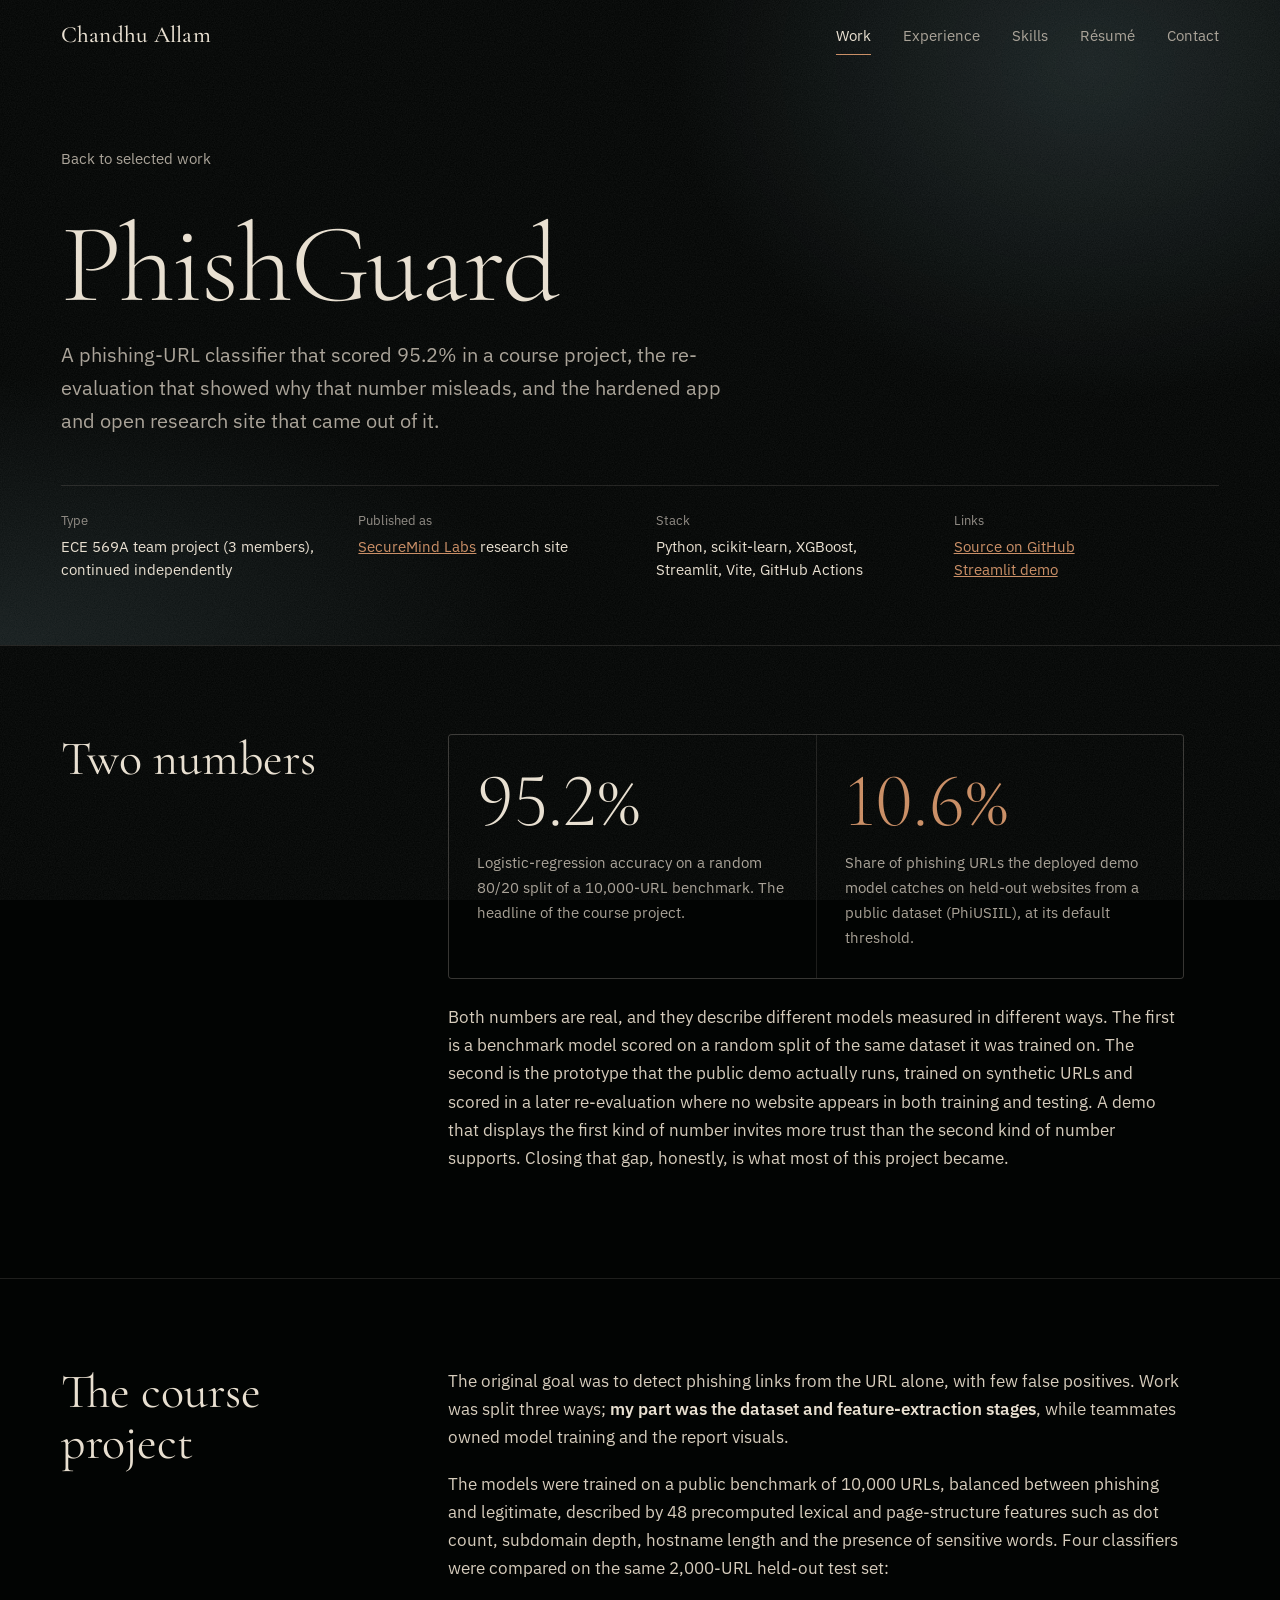
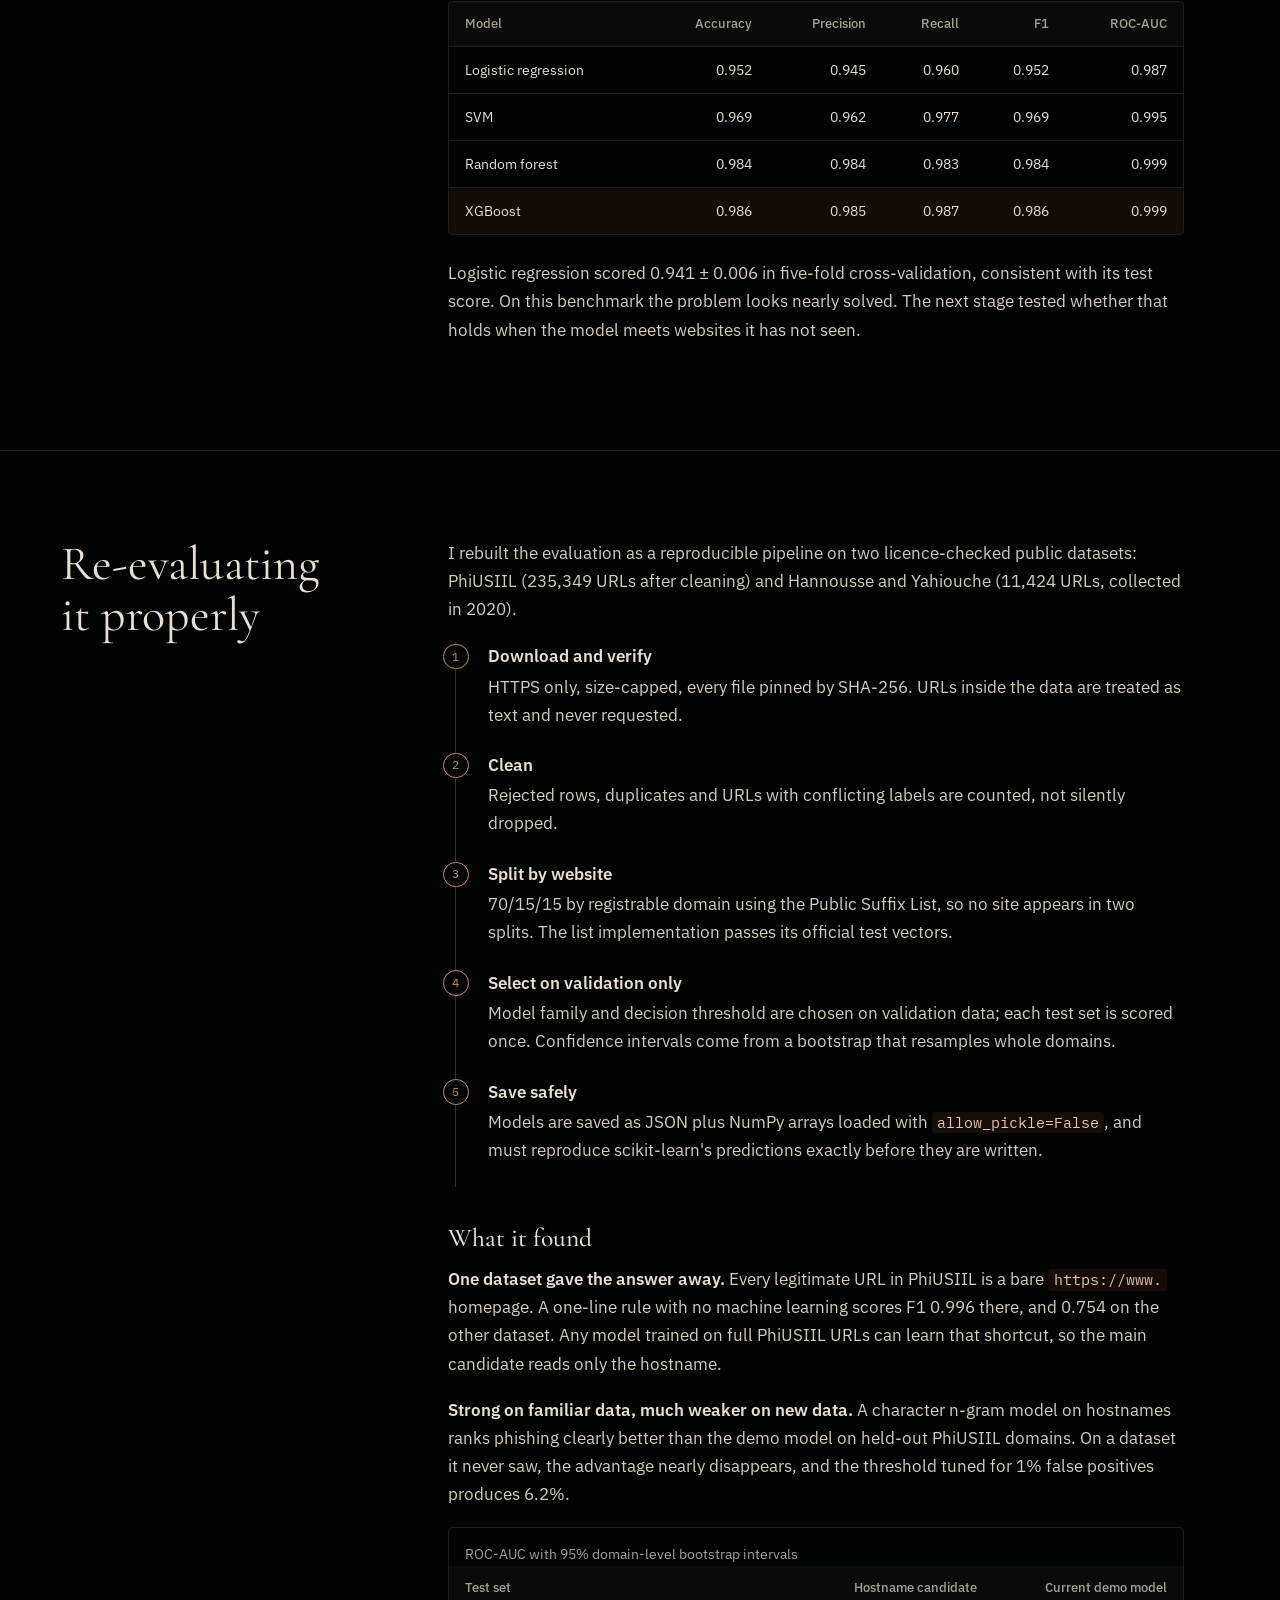
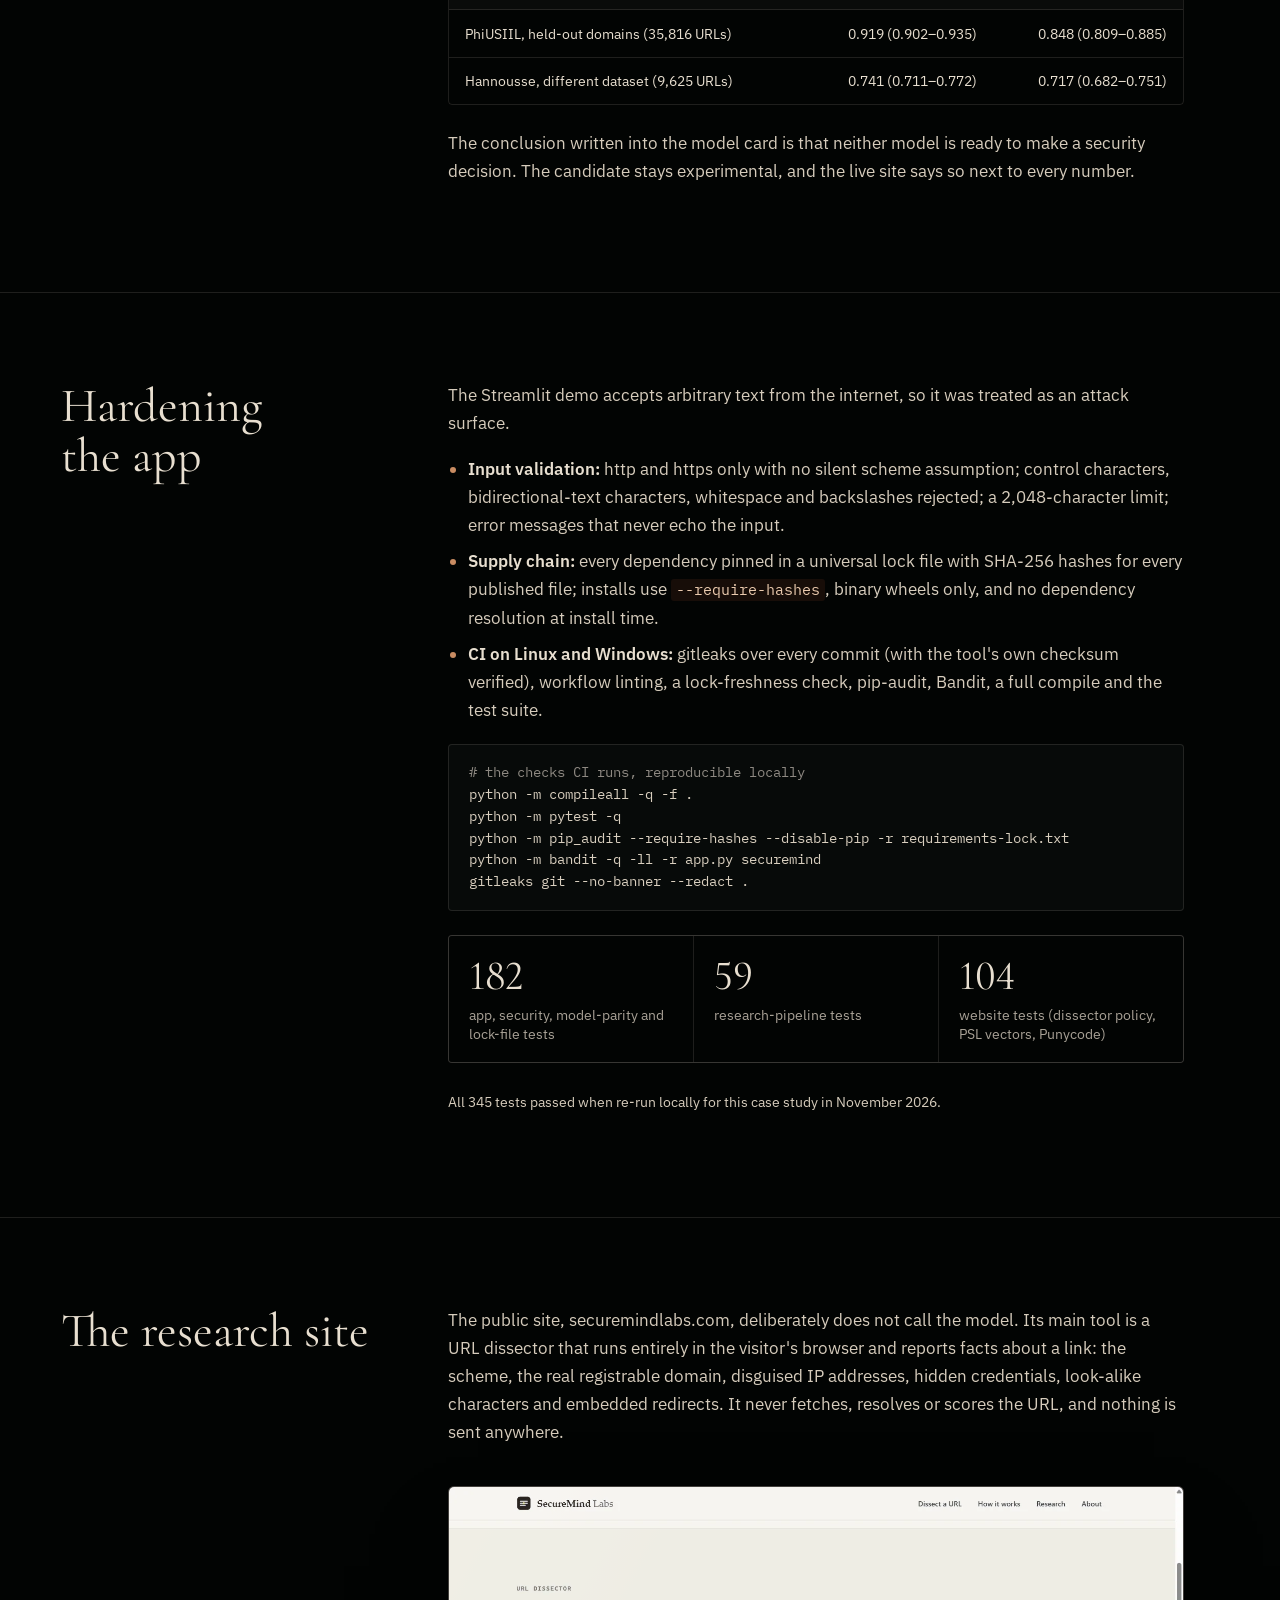
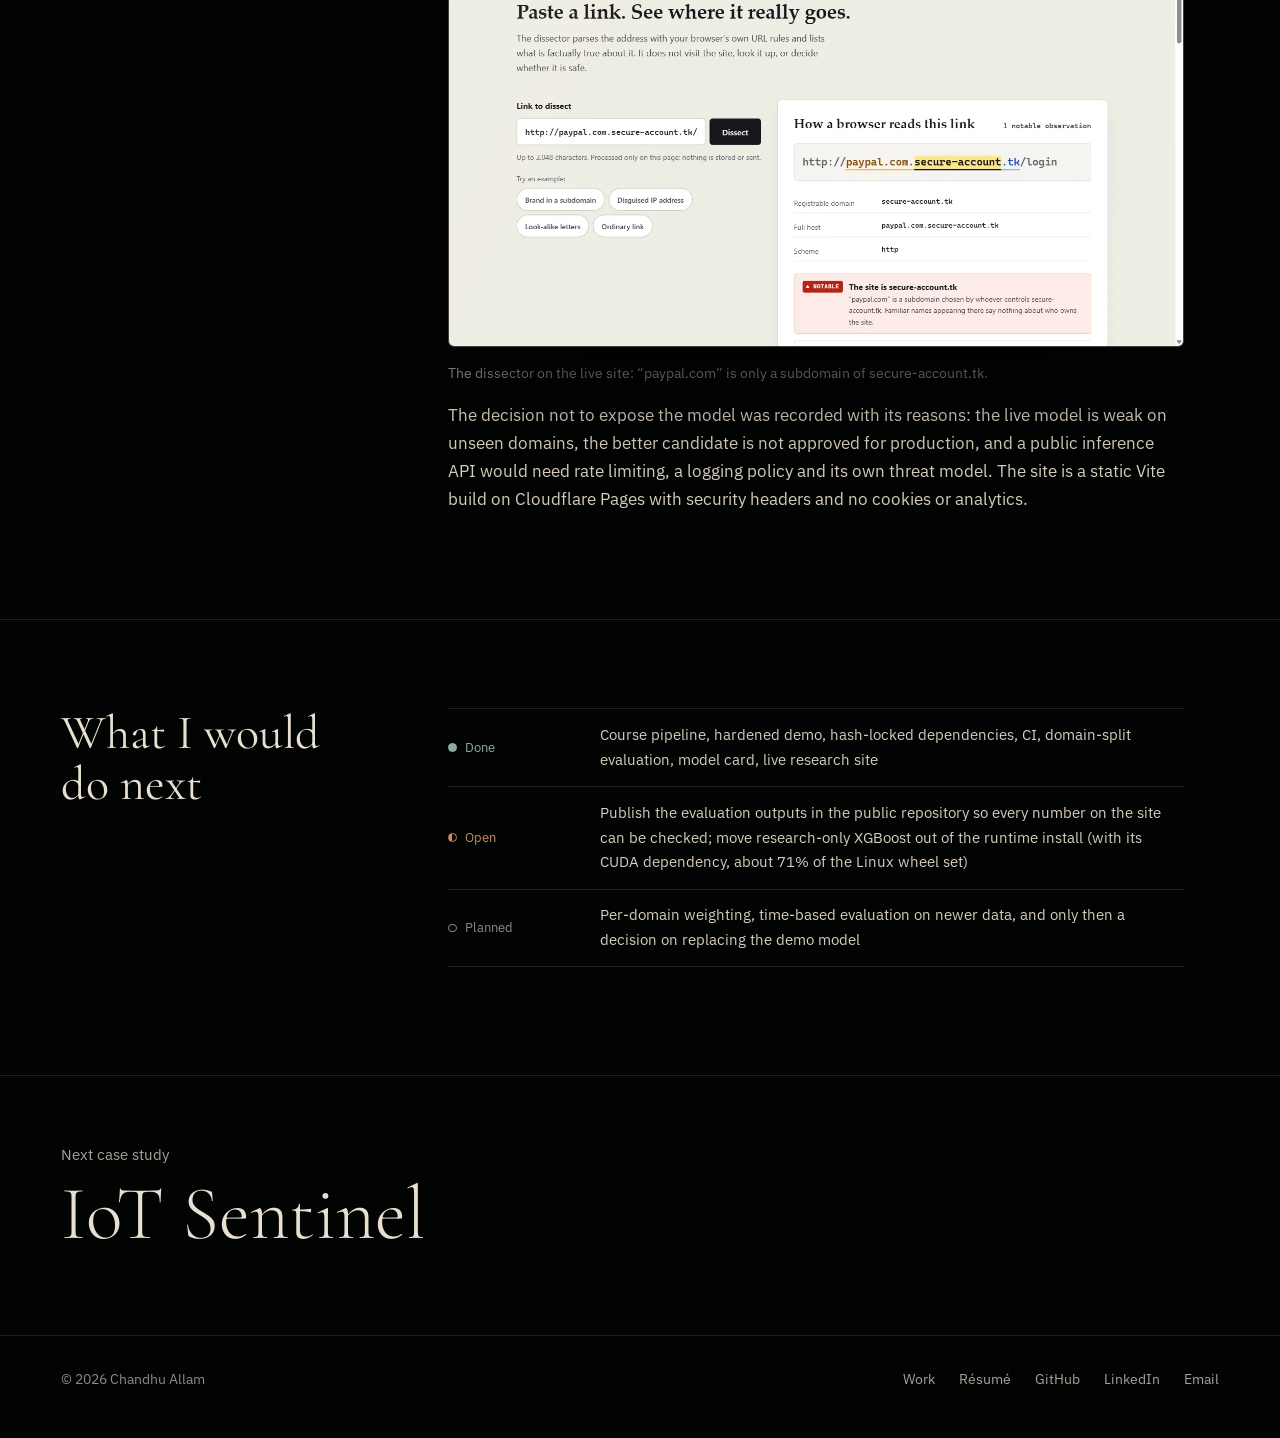
<file: work/phishguard.html>
<!doctype html>
<html lang="en">
<head>
  <meta charset="utf-8">
  <meta name="viewport" content="width=device-width, initial-scale=1">
  <title>PhishGuard — phishing-URL detection, evaluated honestly | Chandhu Allam</title>
  <meta name="description" content="Case study: a phishing-URL classifier that scored 95.2% in class, a domain-split re-evaluation that showed why that number misleads, and the hardened app and open research site that came out of it.">
  <meta name="theme-color" content="#020403">
  <link rel="canonical" href="https://chandhu03.github.io/Portfolio---Chandhu-Allam/work/phishguard.html">
  <link rel="icon" href="../favicon.svg" type="image/svg+xml">
  <meta property="og:type" content="article">
  <meta property="og:title" content="PhishGuard — phishing-URL detection, evaluated honestly">
  <meta property="og:description" content="Four classifiers, a domain-split re-evaluation, a hardened demo and an in-browser URL dissector.">
  <meta property="og:image" content="https://chandhu03.github.io/Portfolio---Chandhu-Allam/assets/img/og.jpg">
  <link rel="preconnect" href="https://fonts.googleapis.com">
  <link rel="preconnect" href="https://fonts.gstatic.com" crossorigin>
  <link rel="stylesheet" href="https://fonts.googleapis.com/css2?family=Cormorant+Garamond:wght@300;400;500&family=IBM+Plex+Mono:wght@400&family=IBM+Plex+Sans:wght@400;500;600&display=swap">
  <link rel="stylesheet" href="../assets/css/site.css">
</head>
<body>
  <a class="skip-link" href="#main">Skip to content</a>
  <header class="site-header">
    <div class="wrap">
      <a class="wordmark" href="../">Chandhu Allam</a>
      <button class="nav-toggle" type="button" aria-expanded="false" aria-controls="site-nav">Menu</button>
      <nav class="nav" id="site-nav" aria-label="Main">
        <a href="../#work" aria-current="page">Work</a>
        <a href="../#experience">Experience</a>
        <a href="../#skills">Skills</a>
        <a href="../resume.html">Résumé</a>
        <a href="../#contact">Contact</a>
      </nav>
    </div>
  </header>

  <main id="main">
    <section class="cs-hero" style="--tone: rgba(26, 35, 36, 0.95)">
      <div class="wrap">
        <a class="back" href="../#work">Back to selected work</a>
        <h1>PhishGuard</h1>
        <p class="dek">A phishing-URL classifier that scored 95.2% in a course project, the re-evaluation that showed why that number misleads, and the hardened app and open research site that came out of it.</p>
        <dl class="cs-meta">
          <div><dt>Type</dt><dd>ECE 569A team project (3 members), continued independently</dd></div>
          <div><dt>Published as</dt><dd><a href="https://securemindlabs.com/" rel="noopener">SecureMind Labs</a> research site</dd></div>
          <div><dt>Stack</dt><dd>Python, scikit-learn, XGBoost, Streamlit, Vite, GitHub Actions</dd></div>
          <div><dt>Links</dt><dd><a href="https://github.com/Chandhu03/AI-Based-Phishing-URL-Detection" rel="noopener">Source on GitHub</a><br><a href="https://securemind-ai.streamlit.app/" rel="noopener">Streamlit demo</a></dd></div>
        </dl>
      </div>
    </section>

    <section class="cs-section">
      <div class="wrap cs-grid">
        <h2>Two numbers</h2>
        <div class="cs-body">
          <div class="pair">
            <div><b>95.2%</b><p>Logistic-regression accuracy on a random 80/20 split of a 10,000-URL benchmark. The headline of the course project.</p></div>
            <div><b>10.6%</b><p>Share of phishing URLs the deployed demo model catches on held-out websites from a public dataset (PhiUSIIL), at its default threshold.</p></div>
          </div>
          <p>Both numbers are real, and they describe different models measured in different ways. The first is a benchmark model scored on a random split of the same dataset it was trained on. The second is the prototype that the public demo actually runs, trained on synthetic URLs and scored in a later re-evaluation where no website appears in both training and testing. A demo that displays the first kind of number invites more trust than the second kind of number supports. Closing that gap, honestly, is what most of this project became.</p>
        </div>
      </div>
    </section>

    <section class="cs-section">
      <div class="wrap cs-grid">
        <h2>The course project</h2>
        <div class="cs-body">
          <p>The original goal was to detect phishing links from the URL alone, with few false positives. Work was split three ways; <strong>my part was the dataset and feature-extraction stages</strong>, while teammates owned model training and the report visuals.</p>
          <p>The models were trained on a public benchmark of 10,000 URLs, balanced between phishing and legitimate, described by 48 precomputed lexical and page-structure features such as dot count, subdomain depth, hostname length and the presence of sensitive words. Four classifiers were compared on the same 2,000-URL held-out test set:</p>
          <div class="table-wrap">
            <table class="data">
              <thead><tr><th>Model</th><th class="num">Accuracy</th><th class="num">Precision</th><th class="num">Recall</th><th class="num">F1</th><th class="num">ROC-AUC</th></tr></thead>
              <tbody>
                <tr><td>Logistic regression</td><td class="num">0.952</td><td class="num">0.945</td><td class="num">0.960</td><td class="num">0.952</td><td class="num">0.987</td></tr>
                <tr><td>SVM</td><td class="num">0.969</td><td class="num">0.962</td><td class="num">0.977</td><td class="num">0.969</td><td class="num">0.995</td></tr>
                <tr><td>Random forest</td><td class="num">0.984</td><td class="num">0.984</td><td class="num">0.983</td><td class="num">0.984</td><td class="num">0.999</td></tr>
                <tr class="hl"><td>XGBoost</td><td class="num">0.986</td><td class="num">0.985</td><td class="num">0.987</td><td class="num">0.986</td><td class="num">0.999</td></tr>
              </tbody>
            </table>
          </div>
          <p>Logistic regression scored 0.941 ± 0.006 in five-fold cross-validation, consistent with its test score. On this benchmark the problem looks nearly solved. The next stage tested whether that holds when the model meets websites it has not seen.</p>
        </div>
      </div>
    </section>

    <section class="cs-section">
      <div class="wrap cs-grid">
        <h2>Re-evaluating it properly</h2>
        <div class="cs-body">
          <p>I rebuilt the evaluation as a reproducible pipeline on two licence-checked public datasets: PhiUSIIL (235,349 URLs after cleaning) and Hannousse and Yahiouche (11,424 URLs, collected in 2020).</p>
          <ol class="steps">
            <li><strong>Download and verify</strong>HTTPS only, size-capped, every file pinned by SHA-256. URLs inside the data are treated as text and never requested.</li>
            <li><strong>Clean</strong>Rejected rows, duplicates and URLs with conflicting labels are counted, not silently dropped.</li>
            <li><strong>Split by website</strong>70/15/15 by registrable domain using the Public Suffix List, so no site appears in two splits. The list implementation passes its official test vectors.</li>
            <li><strong>Select on validation only</strong>Model family and decision threshold are chosen on validation data; each test set is scored once. Confidence intervals come from a bootstrap that resamples whole domains.</li>
            <li><strong>Save safely</strong>Models are saved as JSON plus NumPy arrays loaded with <code>allow_pickle=False</code>, and must reproduce scikit-learn's predictions exactly before they are written.</li>
          </ol>
          <h3>What it found</h3>
          <p><strong>One dataset gave the answer away.</strong> Every legitimate URL in PhiUSIIL is a bare <code>https://www.</code> homepage. A one-line rule with no machine learning scores F1 0.996 there, and 0.754 on the other dataset. Any model trained on full PhiUSIIL URLs can learn that shortcut, so the main candidate reads only the hostname.</p>
          <p><strong>Strong on familiar data, much weaker on new data.</strong> A character n-gram model on hostnames ranks phishing clearly better than the demo model on held-out PhiUSIIL domains. On a dataset it never saw, the advantage nearly disappears, and the threshold tuned for 1% false positives produces 6.2%.</p>
          <div class="table-wrap">
            <table class="data">
              <caption>ROC-AUC with 95% domain-level bootstrap intervals</caption>
              <thead><tr><th>Test set</th><th class="num">Hostname candidate</th><th class="num">Current demo model</th></tr></thead>
              <tbody>
                <tr><td>PhiUSIIL, held-out domains (35,816 URLs)</td><td class="num">0.919 (0.902–0.935)</td><td class="num">0.848 (0.809–0.885)</td></tr>
                <tr><td>Hannousse, different dataset (9,625 URLs)</td><td class="num">0.741 (0.711–0.772)</td><td class="num">0.717 (0.682–0.751)</td></tr>
              </tbody>
            </table>
          </div>
          <p>The conclusion written into the model card is that neither model is ready to make a security decision. The candidate stays experimental, and the live site says so next to every number.</p>
        </div>
      </div>
    </section>

    <section class="cs-section">
      <div class="wrap cs-grid">
        <h2>Hardening the app</h2>
        <div class="cs-body">
          <p>The Streamlit demo accepts arbitrary text from the internet, so it was treated as an attack surface.</p>
          <ul>
            <li><strong>Input validation:</strong> http and https only with no silent scheme assumption; control characters, bidirectional-text characters, whitespace and backslashes rejected; a 2,048-character limit; error messages that never echo the input.</li>
            <li><strong>Supply chain:</strong> every dependency pinned in a universal lock file with SHA-256 hashes for every published file; installs use <code>--require-hashes</code>, binary wheels only, and no dependency resolution at install time.</li>
            <li><strong>CI on Linux and Windows:</strong> gitleaks over every commit (with the tool's own checksum verified), workflow linting, a lock-freshness check, pip-audit, Bandit, a full compile and the test suite.</li>
          </ul>
<pre class="code"><span class="c"># the checks CI runs, reproducible locally</span>
python -m compileall -q -f .
python -m pytest -q
python -m pip_audit --require-hashes --disable-pip -r requirements-lock.txt
python -m bandit -q -ll -r app.py securemind
gitleaks git --no-banner --redact .</pre>
          <div class="figures">
            <div><b>182</b><span>app, security, model-parity and lock-file tests</span></div>
            <div><b>59</b><span>research-pipeline tests</span></div>
            <div><b>104</b><span>website tests (dissector policy, PSL vectors, Punycode)</span></div>
          </div>
          <p class="footnote">All 345 tests passed when re-run locally for this case study in November 2026.</p>
        </div>
      </div>
    </section>

    <section class="cs-section">
      <div class="wrap cs-grid">
        <h2>The research site</h2>
        <div class="cs-body">
          <p>The public site, securemindlabs.com, deliberately does not call the model. Its main tool is a URL dissector that runs entirely in the visitor's browser and reports facts about a link: the scheme, the real registrable domain, disguised IP addresses, hidden credentials, look-alike characters and embedded redirects. It never fetches, resolves or scores the URL, and nothing is sent anywhere.</p>
          <figure class="cs-figure cs-wide">
            <div class="screen"><img src="../assets/work/phishguard-dissector.webp" width="1440" height="900" loading="lazy" decoding="async" alt="The SecureMind Labs URL dissector showing that in http://paypal.com.secure-account.tk/login the registrable domain is secure-account.tk, with a notable observation that paypal.com is only a subdomain."></div>
            <figcaption>The dissector on the live site: “paypal.com” is only a subdomain of secure-account.tk.</figcaption>
          </figure>
          <p>The decision not to expose the model was recorded with its reasons: the live model is weak on unseen domains, the better candidate is not approved for production, and a public inference API would need rate limiting, a logging policy and its own threat model. The site is a static Vite build on Cloudflare Pages with security headers and no cookies or analytics.</p>
        </div>
      </div>
    </section>

    <section class="cs-section">
      <div class="wrap cs-grid">
        <h2>What I would do next</h2>
        <div class="cs-body">
          <ul class="status-board">
            <li><span class="tag tag--done">Done</span><span>Course pipeline, hardened demo, hash-locked dependencies, CI, domain-split evaluation, model card, live research site</span></li>
            <li><span class="tag tag--wip">Open</span><span>Publish the evaluation outputs in the public repository so every number on the site can be checked; move research-only XGBoost out of the runtime install (with its CUDA dependency, about 71% of the Linux wheel set)</span></li>
            <li><span class="tag tag--plan">Planned</span><span>Per-domain weighting, time-based evaluation on newer data, and only then a decision on replacing the demo model</span></li>
          </ul>
        </div>
      </div>
    </section>

    <section class="next">
      <div class="wrap">
        <a href="iot-sentinel.html"><span>Next case study</span><strong>IoT Sentinel</strong></a>
      </div>
    </section>
  </main>

  <footer class="site-footer">
    <div class="wrap">
      <p>© <span data-year>2026</span> Chandhu Allam</p>
      <nav aria-label="Footer">
        <a href="../#work">Work</a>
        <a href="../resume.html">Résumé</a>
        <a href="https://github.com/Chandhu03" rel="noopener">GitHub</a>
        <a href="https://www.linkedin.com/in/chandhuallam422" rel="noopener">LinkedIn</a>
        <a href="mailto:chandhu.a@outlook.com">Email</a>
      </nav>
    </div>
  </footer>
  <script src="../assets/js/site.js" defer></script>
</body>
</html>
</file>
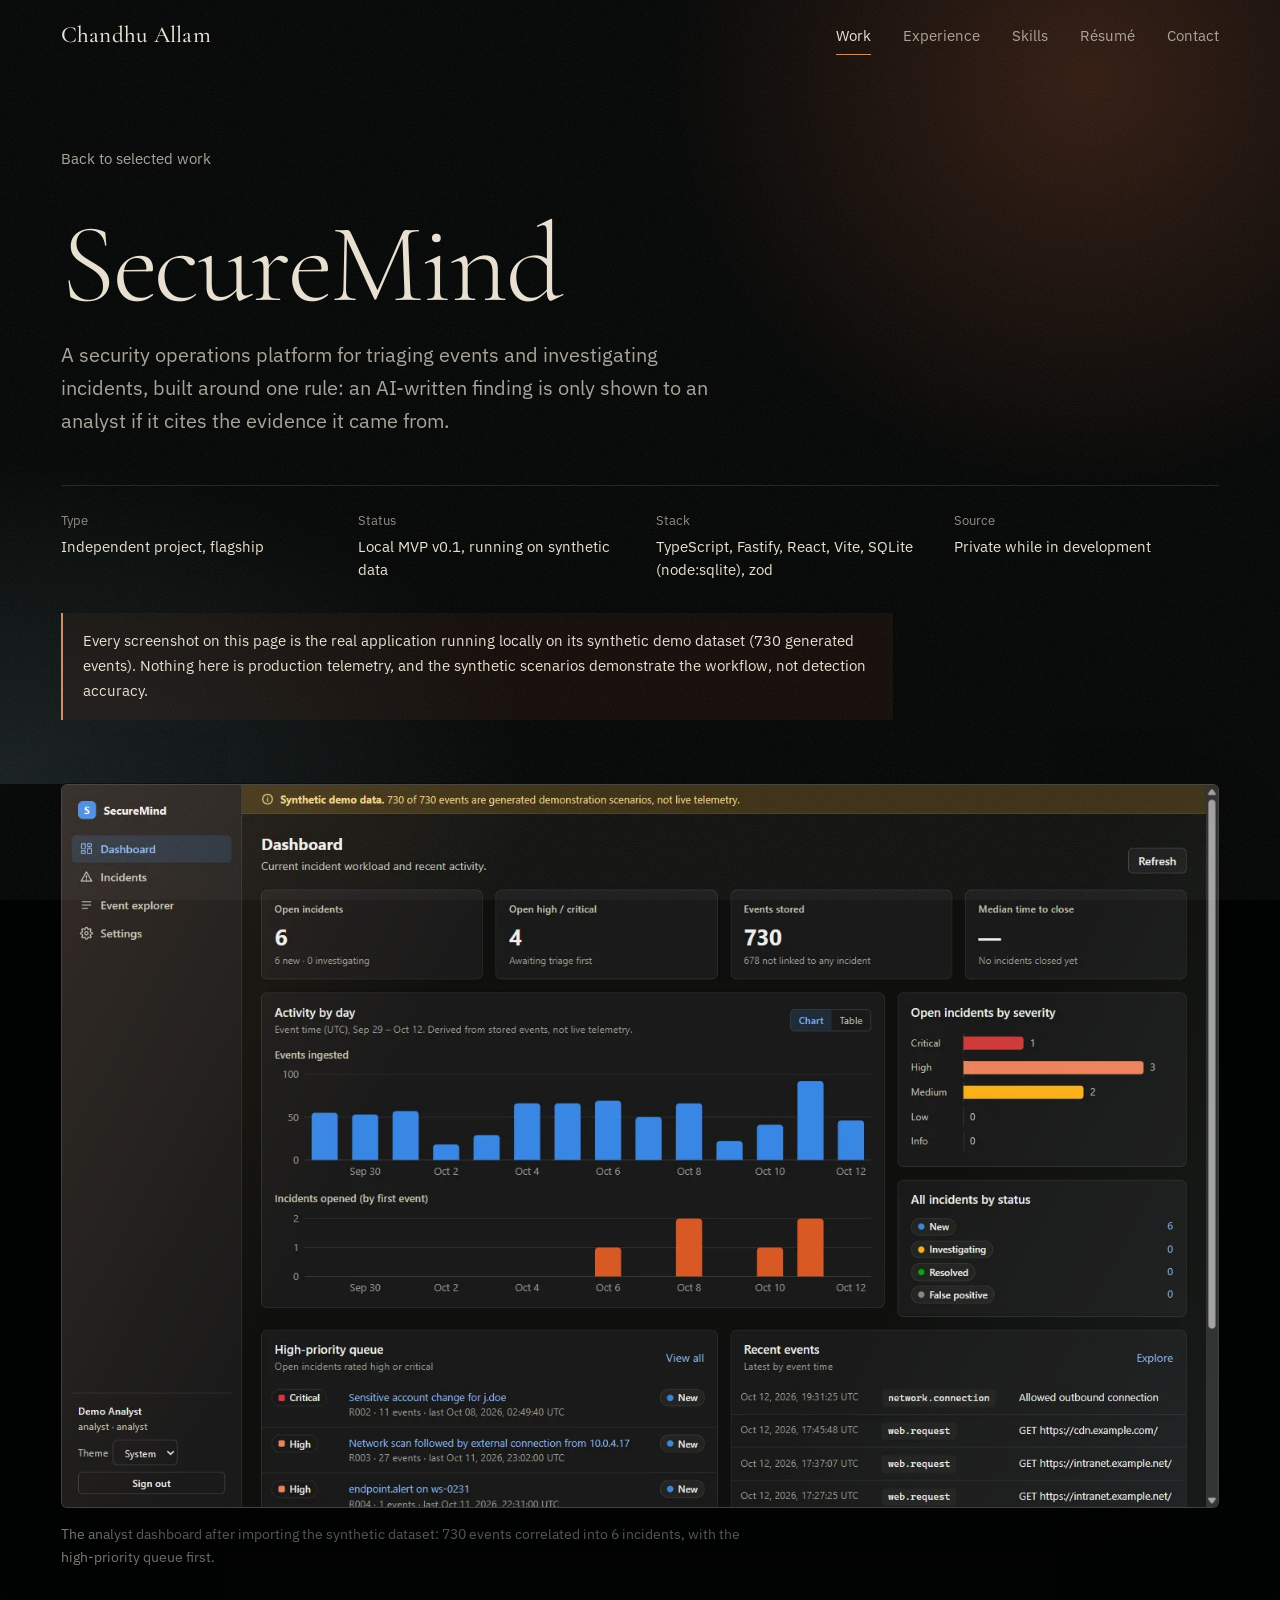
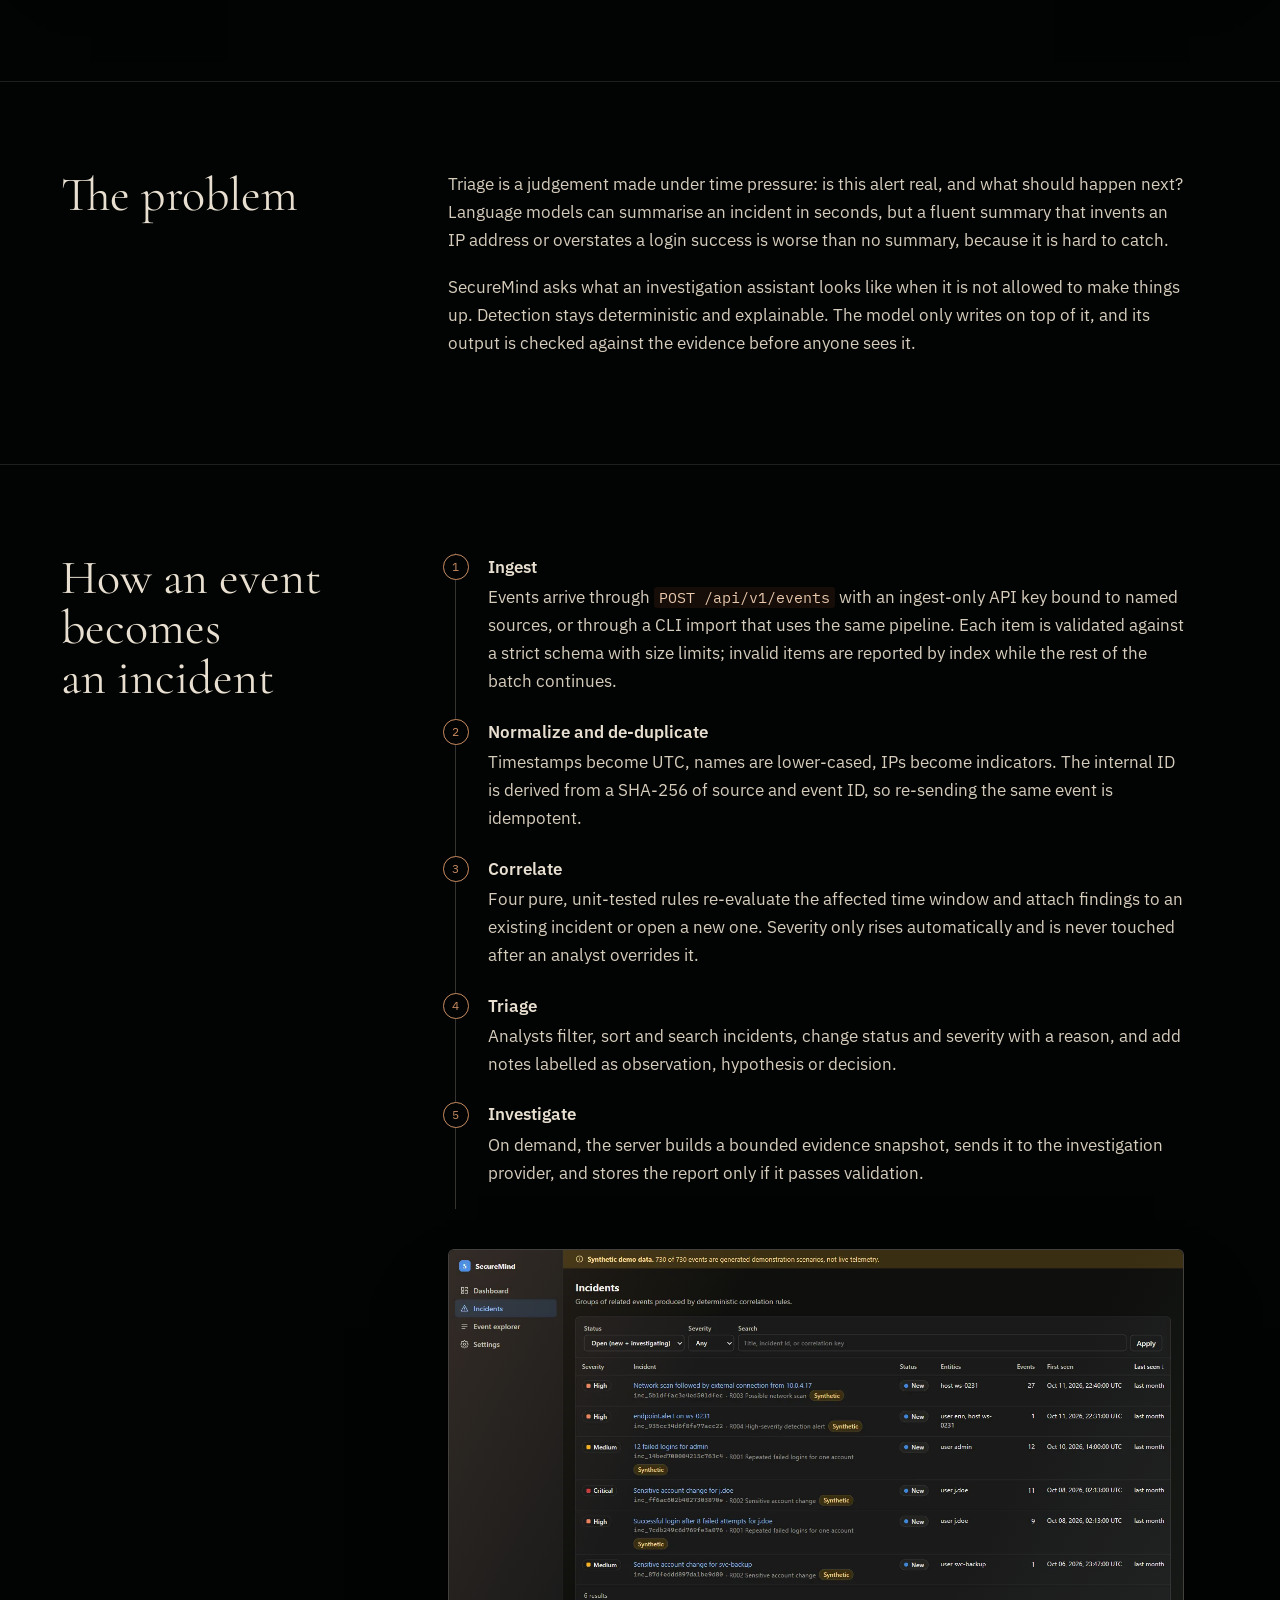
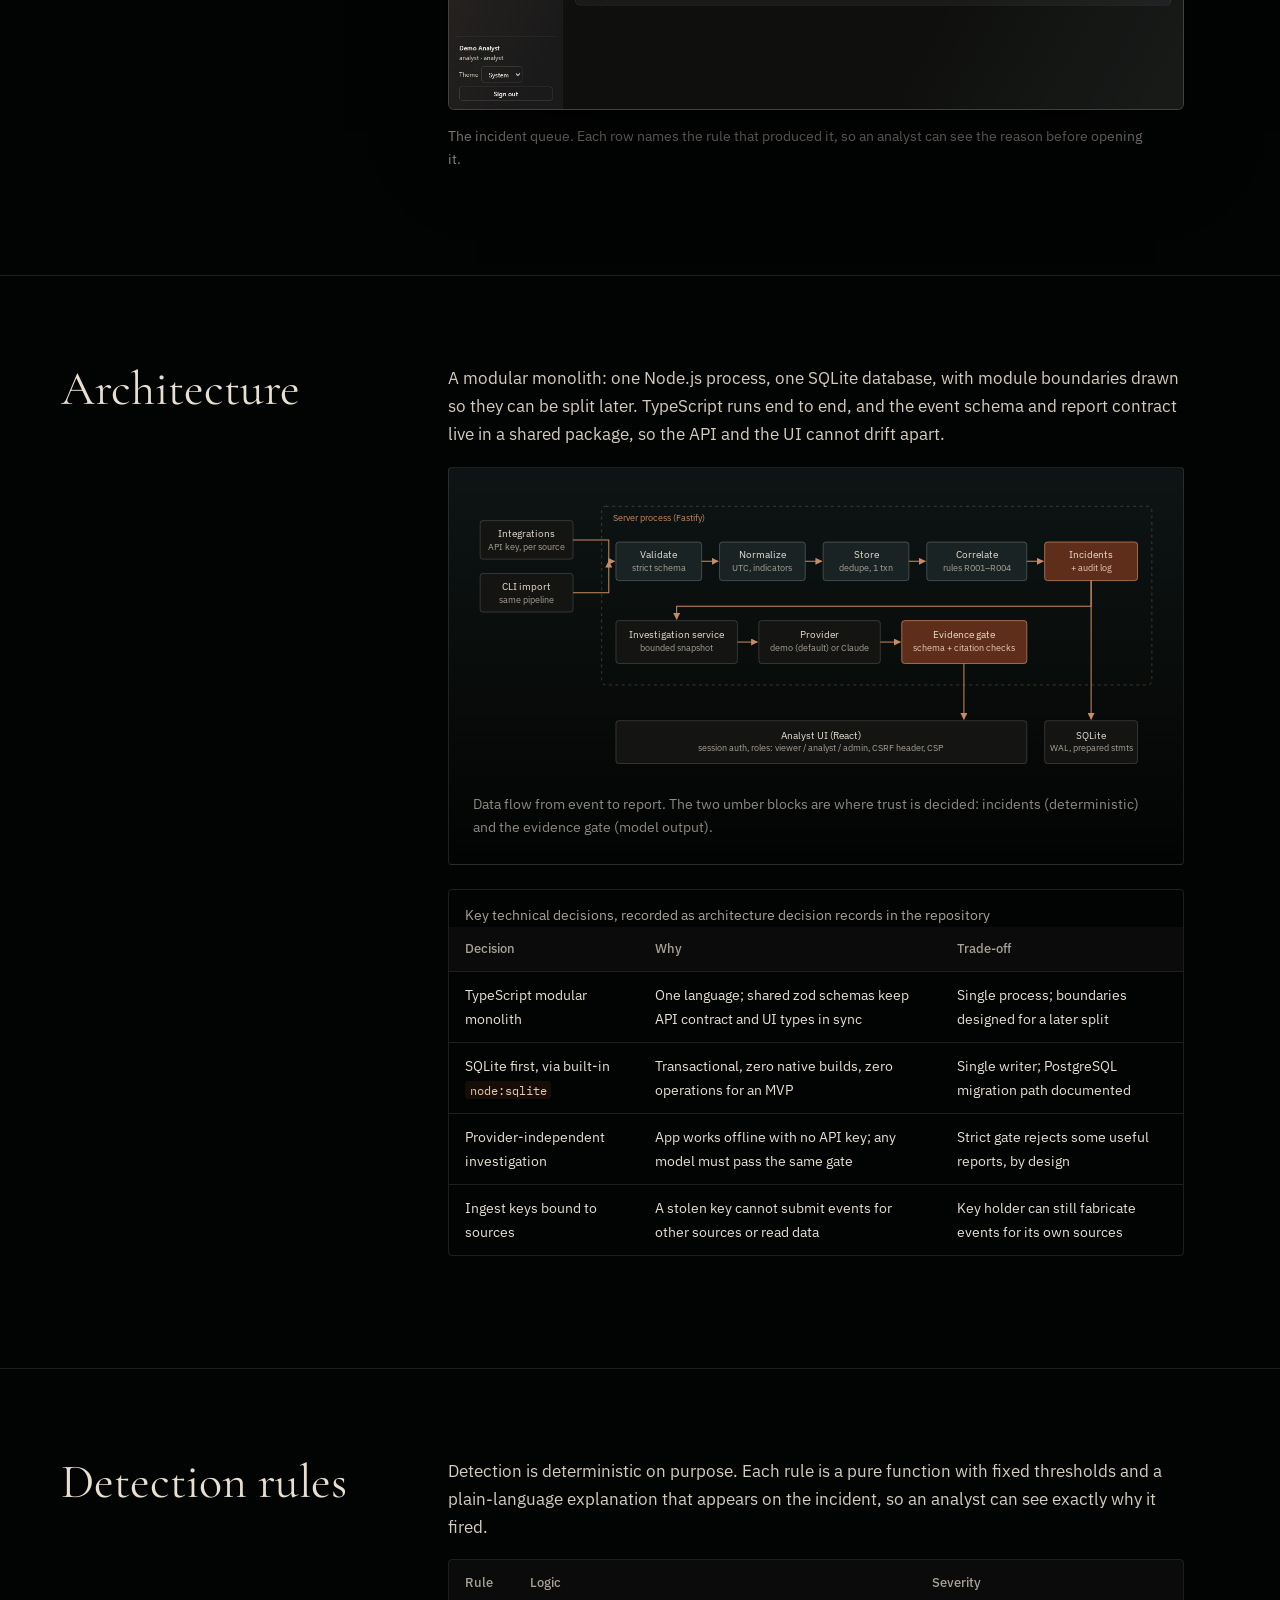
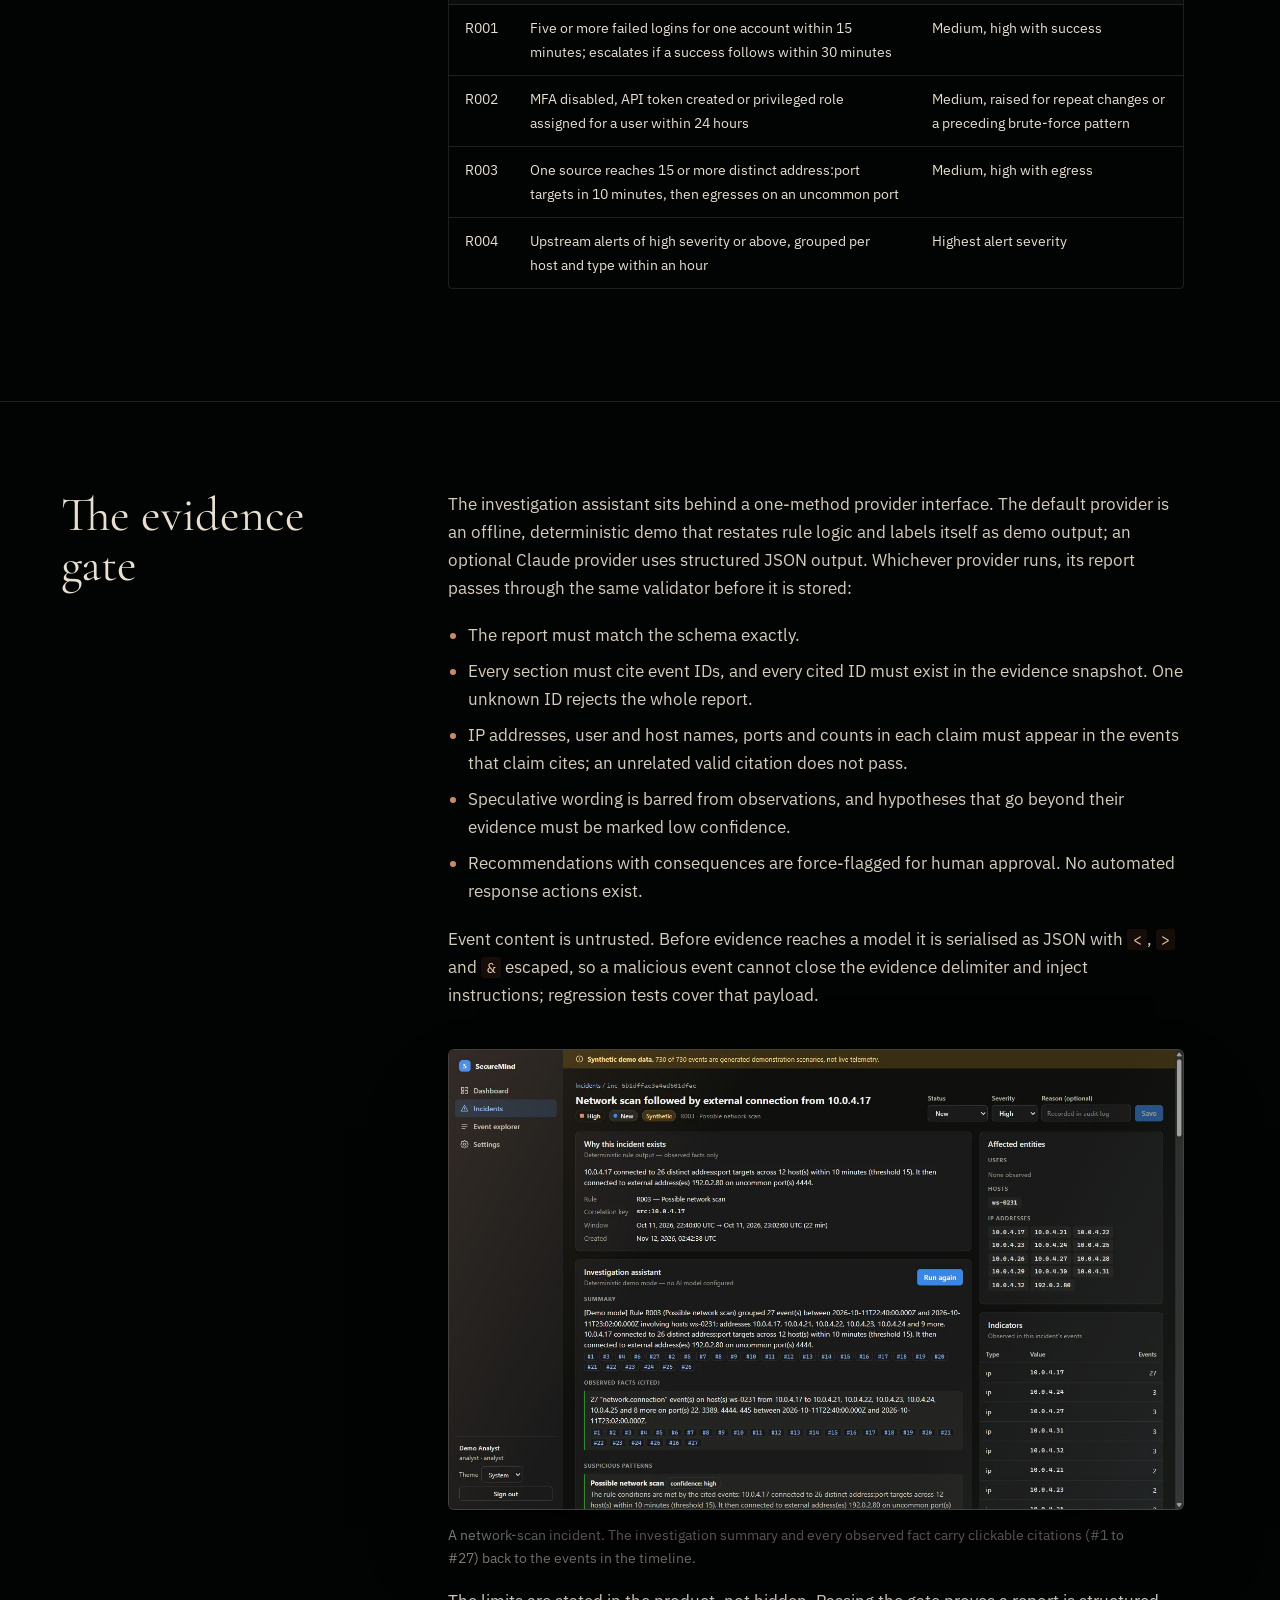
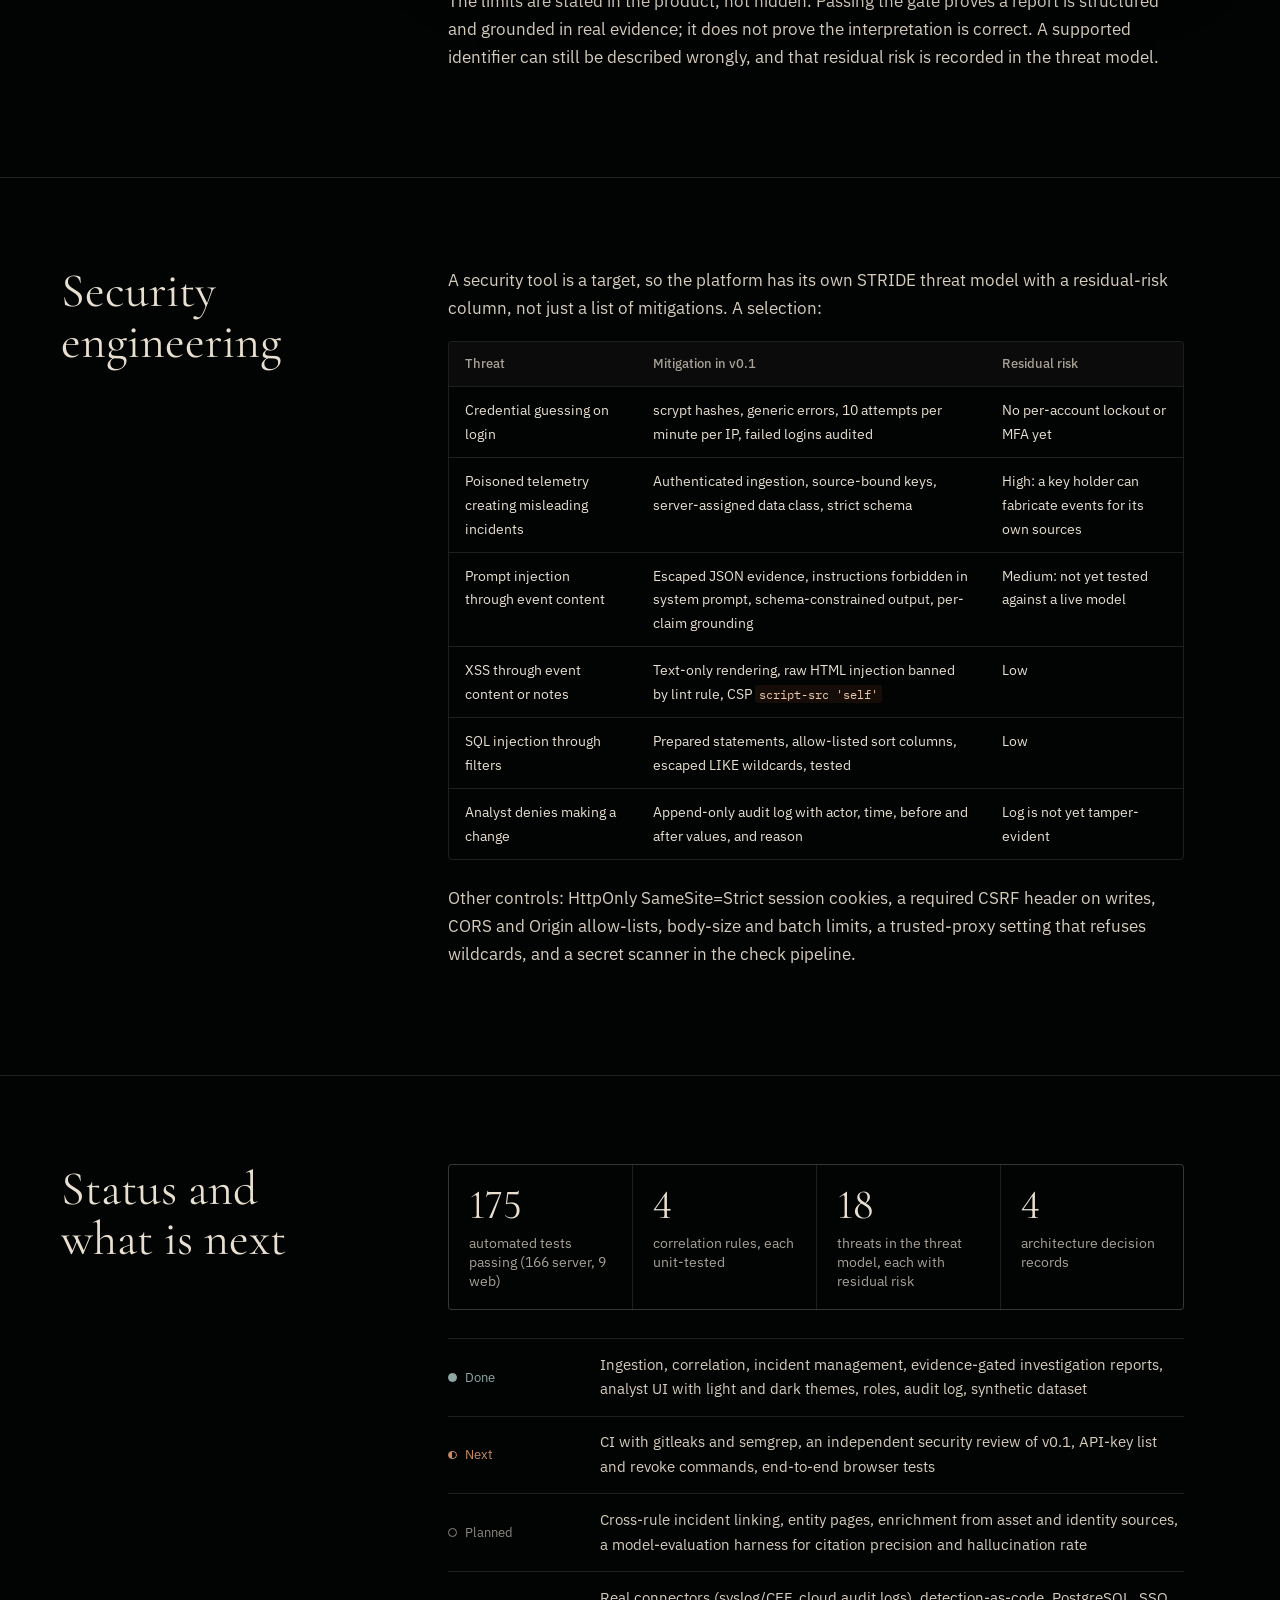
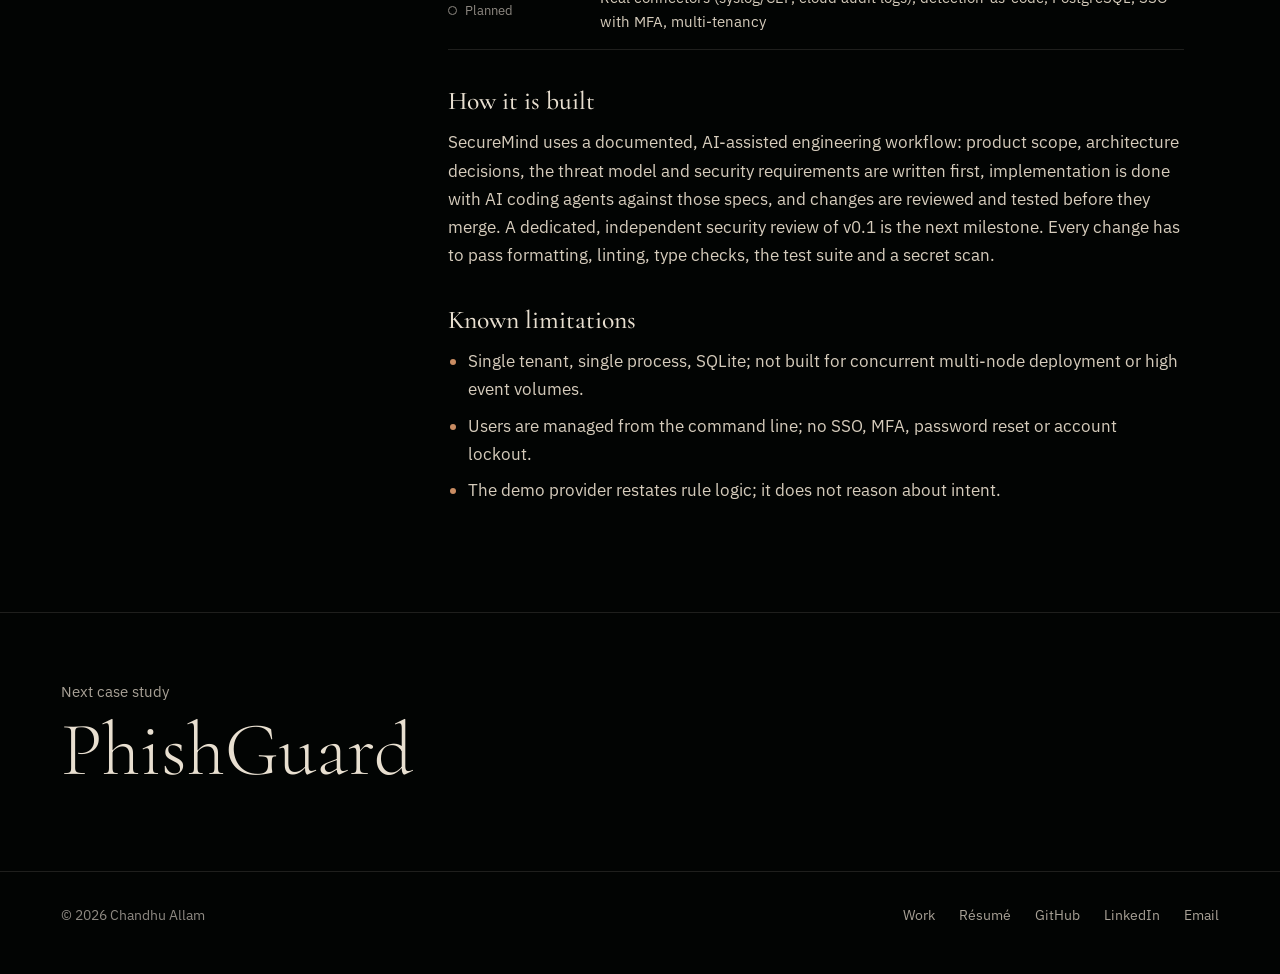
<file: work/securemind.html>
<!doctype html>
<html lang="en">
<head>
  <meta charset="utf-8">
  <meta name="viewport" content="width=device-width, initial-scale=1">
  <title>SecureMind — AI-assisted security operations platform | Chandhu Allam</title>
  <meta name="description" content="Case study: SecureMind, a security operations platform that ingests events, correlates incidents with deterministic rules and only shows AI investigation reports whose every claim cites evidence.">
  <meta name="theme-color" content="#020403">
  <link rel="canonical" href="https://chandhu03.github.io/Portfolio---Chandhu-Allam/work/securemind.html">
  <link rel="icon" href="../favicon.svg" type="image/svg+xml">
  <meta property="og:type" content="article">
  <meta property="og:title" content="SecureMind — AI-assisted security operations platform">
  <meta property="og:description" content="Ingestion, correlation, incident management and evidence-gated AI investigation reports.">
  <meta property="og:image" content="https://chandhu03.github.io/Portfolio---Chandhu-Allam/assets/img/og.jpg">
  <link rel="preconnect" href="https://fonts.googleapis.com">
  <link rel="preconnect" href="https://fonts.gstatic.com" crossorigin>
  <link rel="stylesheet" href="https://fonts.googleapis.com/css2?family=Cormorant+Garamond:wght@300;400;500&family=IBM+Plex+Mono:wght@400&family=IBM+Plex+Sans:wght@400;500;600&display=swap">
  <link rel="stylesheet" href="../assets/css/site.css">
</head>
<body>
  <a class="skip-link" href="#main">Skip to content</a>
  <header class="site-header">
    <div class="wrap">
      <a class="wordmark" href="../">Chandhu Allam</a>
      <button class="nav-toggle" type="button" aria-expanded="false" aria-controls="site-nav">Menu</button>
      <nav class="nav" id="site-nav" aria-label="Main">
        <a href="../#work" aria-current="page">Work</a>
        <a href="../#experience">Experience</a>
        <a href="../#skills">Skills</a>
        <a href="../resume.html">Résumé</a>
        <a href="../#contact">Contact</a>
      </nav>
    </div>
  </header>

  <main id="main">
    <section class="cs-hero">
      <div class="wrap">
        <a class="back" href="../#work">Back to selected work</a>
        <h1>SecureMind</h1>
        <p class="dek">A security operations platform for triaging events and investigating incidents, built around one rule: an AI-written finding is only shown to an analyst if it cites the evidence it came from.</p>
        <dl class="cs-meta">
          <div><dt>Type</dt><dd>Independent project, flagship</dd></div>
          <div><dt>Status</dt><dd>Local MVP v0.1, running on synthetic data</dd></div>
          <div><dt>Stack</dt><dd>TypeScript, Fastify, React, Vite, SQLite (node:sqlite), zod</dd></div>
          <div><dt>Source</dt><dd>Private while in development</dd></div>
        </dl>
        <div class="notice"><p>Every screenshot on this page is the real application running locally on its synthetic demo dataset (730 generated events). Nothing here is production telemetry, and the synthetic scenarios demonstrate the workflow, not detection accuracy.</p></div>
      </div>
    </section>

    <div class="wrap cs-lead-visual">
      <figure class="cs-figure">
        <div class="screen"><img src="../assets/work/securemind-dashboard.webp" width="1440" height="900" alt="SecureMind dashboard: six open incidents, four high or critical, 730 stored events, an activity-by-day chart, severity distribution, a high-priority queue and recent events." decoding="async"></div>
        <figcaption>The analyst dashboard after importing the synthetic dataset: 730 events correlated into 6 incidents, with the high-priority queue first.</figcaption>
      </figure>
    </div>

    <section class="cs-section">
      <div class="wrap cs-grid">
        <h2>The problem</h2>
        <div class="cs-body">
          <p>Triage is a judgement made under time pressure: is this alert real, and what should happen next? Language models can summarise an incident in seconds, but a fluent summary that invents an IP address or overstates a login success is worse than no summary, because it is hard to catch.</p>
          <p>SecureMind asks what an investigation assistant looks like when it is not allowed to make things up. Detection stays deterministic and explainable. The model only writes on top of it, and its output is checked against the evidence before anyone sees it.</p>
        </div>
      </div>
    </section>

    <section class="cs-section">
      <div class="wrap cs-grid">
        <h2>How an event becomes an incident</h2>
        <div class="cs-body">
          <ol class="steps">
            <li><strong>Ingest</strong>Events arrive through <code>POST /api/v1/events</code> with an ingest-only API key bound to named sources, or through a CLI import that uses the same pipeline. Each item is validated against a strict schema with size limits; invalid items are reported by index while the rest of the batch continues.</li>
            <li><strong>Normalize and de-duplicate</strong>Timestamps become UTC, names are lower-cased, IPs become indicators. The internal ID is derived from a SHA-256 of source and event ID, so re-sending the same event is idempotent.</li>
            <li><strong>Correlate</strong>Four pure, unit-tested rules re-evaluate the affected time window and attach findings to an existing incident or open a new one. Severity only rises automatically and is never touched after an analyst overrides it.</li>
            <li><strong>Triage</strong>Analysts filter, sort and search incidents, change status and severity with a reason, and add notes labelled as observation, hypothesis or decision.</li>
            <li><strong>Investigate</strong>On demand, the server builds a bounded evidence snapshot, sends it to the investigation provider, and stores the report only if it passes validation.</li>
          </ol>
          <figure class="cs-figure cs-wide">
            <div class="screen"><img src="../assets/work/securemind-incidents.webp" width="1440" height="900" loading="lazy" decoding="async" alt="Incident list with filters for status, severity and search, showing six incidents from rules R001 to R004 with entities, event counts and timestamps."></div>
            <figcaption>The incident queue. Each row names the rule that produced it, so an analyst can see the reason before opening it.</figcaption>
          </figure>
        </div>
      </div>
    </section>

    <section class="cs-section">
      <div class="wrap cs-grid">
        <h2>Architecture</h2>
        <div class="cs-body">
          <p>A modular monolith: one Node.js process, one SQLite database, with module boundaries drawn so they can be split later. TypeScript runs end to end, and the event schema and report contract live in a shared package, so the API and the UI cannot drift apart.</p>
          <figure class="diagram" aria-labelledby="arch-cap">
            <svg viewBox="0 0 960 400" role="img" aria-labelledby="arch-title arch-desc">
              <title id="arch-title">SecureMind architecture</title>
              <desc id="arch-desc">Integrations and the CLI send events into validation, normalization and storage, then correlation creates incidents. The analyst UI reads incidents through an authenticated API. The investigation service sends a bounded evidence snapshot to a provider, either the offline demo or Claude, and a validation gate checks schema and citations before a report is stored.</desc>
              <defs>
                <marker id="ah" viewBox="0 0 10 10" refX="9" refY="5" markerWidth="7" markerHeight="7" orient="auto-start-reverse"><path d="M0 0L10 5L0 10z" fill="#c98c62"/></marker>
              </defs>
              <g font-size="13" fill="#e8dfd0">
                <rect x="10" y="40" width="130" height="54" rx="4" fill="#141413" stroke="rgba(232,223,208,.25)"/>
                <text x="75" y="63" text-anchor="middle">Integrations</text><text x="75" y="81" text-anchor="middle" fill="#a8a196" font-size="11">API key, per source</text>
                <rect x="10" y="114" width="130" height="54" rx="4" fill="#141413" stroke="rgba(232,223,208,.25)"/>
                <text x="75" y="137" text-anchor="middle">CLI import</text><text x="75" y="155" text-anchor="middle" fill="#a8a196" font-size="11">same pipeline</text>

                <rect x="180" y="20" width="770" height="250" rx="6" fill="none" stroke="rgba(201,140,98,.45)" stroke-dasharray="4 5"/>
                <text x="196" y="40" fill="#c98c62" font-size="12">Server process (Fastify)</text>

                <rect x="200" y="70" width="120" height="54" rx="4" fill="#1a2324" stroke="rgba(143,168,164,.5)"/>
                <text x="260" y="93" text-anchor="middle">Validate</text><text x="260" y="111" text-anchor="middle" fill="#a8a196" font-size="11">strict schema</text>
                <rect x="345" y="70" width="120" height="54" rx="4" fill="#1a2324" stroke="rgba(143,168,164,.5)"/>
                <text x="405" y="93" text-anchor="middle">Normalize</text><text x="405" y="111" text-anchor="middle" fill="#a8a196" font-size="11">UTC, indicators</text>
                <rect x="490" y="70" width="120" height="54" rx="4" fill="#1a2324" stroke="rgba(143,168,164,.5)"/>
                <text x="550" y="93" text-anchor="middle">Store</text><text x="550" y="111" text-anchor="middle" fill="#a8a196" font-size="11">dedupe, 1 txn</text>
                <rect x="635" y="70" width="140" height="54" rx="4" fill="#1a2324" stroke="rgba(143,168,164,.5)"/>
                <text x="705" y="93" text-anchor="middle">Correlate</text><text x="705" y="111" text-anchor="middle" fill="#a8a196" font-size="11">rules R001–R004</text>
                <rect x="800" y="70" width="130" height="54" rx="4" fill="#5f2e1b" stroke="#c98c62"/>
                <text x="865" y="93" text-anchor="middle">Incidents</text><text x="865" y="111" text-anchor="middle" fill="#e6cdb8" font-size="11">+ audit log</text>

                <rect x="200" y="180" width="170" height="60" rx="4" fill="#141413" stroke="rgba(232,223,208,.25)"/>
                <text x="285" y="204" text-anchor="middle">Investigation service</text><text x="285" y="222" text-anchor="middle" fill="#a8a196" font-size="11">bounded snapshot</text>
                <rect x="400" y="180" width="170" height="60" rx="4" fill="#141413" stroke="rgba(232,223,208,.25)"/>
                <text x="485" y="204" text-anchor="middle">Provider</text><text x="485" y="222" text-anchor="middle" fill="#a8a196" font-size="11">demo (default) or Claude</text>
                <rect x="600" y="180" width="175" height="60" rx="4" fill="#5f2e1b" stroke="#c98c62"/>
                <text x="687" y="204" text-anchor="middle">Evidence gate</text><text x="687" y="222" text-anchor="middle" fill="#e6cdb8" font-size="11">schema + citation checks</text>

                <rect x="200" y="320" width="575" height="60" rx="4" fill="#141413" stroke="rgba(232,223,208,.25)"/>
                <text x="487" y="345" text-anchor="middle">Analyst UI (React)</text><text x="487" y="363" text-anchor="middle" fill="#a8a196" font-size="11">session auth, roles: viewer / analyst / admin, CSRF header, CSP</text>
                <rect x="800" y="320" width="130" height="60" rx="4" fill="#141413" stroke="rgba(232,223,208,.25)"/>
                <text x="865" y="345" text-anchor="middle">SQLite</text><text x="865" y="363" text-anchor="middle" fill="#a8a196" font-size="11">WAL, prepared stmts</text>
              </g>
              <g stroke="#c98c62" stroke-width="1.4" fill="none" marker-end="url(#ah)">
                <path d="M140 67H190V97H198"/><path d="M140 141H190V97"/>
                <path d="M320 97H343"/><path d="M465 97H488"/><path d="M610 97H633"/><path d="M775 97H798"/>
                <path d="M865 124V160H285V178"/>
                <path d="M370 210H398"/><path d="M570 210H598"/>
                <path d="M687 240V318"/>
                <path d="M865 124V318"/>
              </g>
            </svg>
            <figcaption id="arch-cap">Data flow from event to report. The two umber blocks are where trust is decided: incidents (deterministic) and the evidence gate (model output).</figcaption>
          </figure>
          <div class="table-wrap">
            <table class="data">
              <caption>Key technical decisions, recorded as architecture decision records in the repository</caption>
              <thead><tr><th>Decision</th><th>Why</th><th>Trade-off</th></tr></thead>
              <tbody>
                <tr><td>TypeScript modular monolith</td><td>One language; shared zod schemas keep API contract and UI types in sync</td><td>Single process; boundaries designed for a later split</td></tr>
                <tr><td>SQLite first, via built-in <code>node:sqlite</code></td><td>Transactional, zero native builds, zero operations for an MVP</td><td>Single writer; PostgreSQL migration path documented</td></tr>
                <tr><td>Provider-independent investigation</td><td>App works offline with no API key; any model must pass the same gate</td><td>Strict gate rejects some useful reports, by design</td></tr>
                <tr><td>Ingest keys bound to sources</td><td>A stolen key cannot submit events for other sources or read data</td><td>Key holder can still fabricate events for its own sources</td></tr>
              </tbody>
            </table>
          </div>
        </div>
      </div>
    </section>

    <section class="cs-section">
      <div class="wrap cs-grid">
        <h2>Detection rules</h2>
        <div class="cs-body">
          <p>Detection is deterministic on purpose. Each rule is a pure function with fixed thresholds and a plain-language explanation that appears on the incident, so an analyst can see exactly why it fired.</p>
          <div class="table-wrap">
            <table class="data">
              <thead><tr><th>Rule</th><th>Logic</th><th>Severity</th></tr></thead>
              <tbody>
                <tr><td>R001</td><td>Five or more failed logins for one account within 15 minutes; escalates if a success follows within 30 minutes</td><td>Medium, high with success</td></tr>
                <tr><td>R002</td><td>MFA disabled, API token created or privileged role assigned for a user within 24 hours</td><td>Medium, raised for repeat changes or a preceding brute-force pattern</td></tr>
                <tr><td>R003</td><td>One source reaches 15 or more distinct address:port targets in 10 minutes, then egresses on an uncommon port</td><td>Medium, high with egress</td></tr>
                <tr><td>R004</td><td>Upstream alerts of high severity or above, grouped per host and type within an hour</td><td>Highest alert severity</td></tr>
              </tbody>
            </table>
          </div>
        </div>
      </div>
    </section>

    <section class="cs-section">
      <div class="wrap cs-grid">
        <h2>The evidence gate</h2>
        <div class="cs-body">
          <p>The investigation assistant sits behind a one-method provider interface. The default provider is an offline, deterministic demo that restates rule logic and labels itself as demo output; an optional Claude provider uses structured JSON output. Whichever provider runs, its report passes through the same validator before it is stored:</p>
          <ul>
            <li>The report must match the schema exactly.</li>
            <li>Every section must cite event IDs, and every cited ID must exist in the evidence snapshot. One unknown ID rejects the whole report.</li>
            <li>IP addresses, user and host names, ports and counts in each claim must appear in the events that claim cites; an unrelated valid citation does not pass.</li>
            <li>Speculative wording is barred from observations, and hypotheses that go beyond their evidence must be marked low confidence.</li>
            <li>Recommendations with consequences are force-flagged for human approval. No automated response actions exist.</li>
          </ul>
          <p>Event content is untrusted. Before evidence reaches a model it is serialised as JSON with <code>&lt;</code>, <code>&gt;</code> and <code>&amp;</code> escaped, so a malicious event cannot close the evidence delimiter and inject instructions; regression tests cover that payload.</p>
          <figure class="cs-figure cs-wide">
            <div class="screen"><img src="../assets/work/securemind-investigation.webp" width="1440" height="900" loading="lazy" decoding="async" alt="Incident detail for a network scan followed by an external connection: rule explanation, a demo-mode investigation summary with event citations, cited observed facts, affected entities and indicators."></div>
            <figcaption>A network-scan incident. The investigation summary and every observed fact carry clickable citations (#1 to #27) back to the events in the timeline.</figcaption>
          </figure>
          <p>The limits are stated in the product, not hidden. Passing the gate proves a report is structured and grounded in real evidence; it does not prove the interpretation is correct. A supported identifier can still be described wrongly, and that residual risk is recorded in the threat model.</p>
        </div>
      </div>
    </section>

    <section class="cs-section">
      <div class="wrap cs-grid">
        <h2>Security engineering</h2>
        <div class="cs-body">
          <p>A security tool is a target, so the platform has its own STRIDE threat model with a residual-risk column, not just a list of mitigations. A selection:</p>
          <div class="table-wrap">
            <table class="data">
              <thead><tr><th>Threat</th><th>Mitigation in v0.1</th><th>Residual risk</th></tr></thead>
              <tbody>
                <tr><td>Credential guessing on login</td><td>scrypt hashes, generic errors, 10 attempts per minute per IP, failed logins audited</td><td>No per-account lockout or MFA yet</td></tr>
                <tr><td>Poisoned telemetry creating misleading incidents</td><td>Authenticated ingestion, source-bound keys, server-assigned data class, strict schema</td><td>High: a key holder can fabricate events for its own sources</td></tr>
                <tr><td>Prompt injection through event content</td><td>Escaped JSON evidence, instructions forbidden in system prompt, schema-constrained output, per-claim grounding</td><td>Medium: not yet tested against a live model</td></tr>
                <tr><td>XSS through event content or notes</td><td>Text-only rendering, raw HTML injection banned by lint rule, CSP <code>script-src 'self'</code></td><td>Low</td></tr>
                <tr><td>SQL injection through filters</td><td>Prepared statements, allow-listed sort columns, escaped LIKE wildcards, tested</td><td>Low</td></tr>
                <tr><td>Analyst denies making a change</td><td>Append-only audit log with actor, time, before and after values, and reason</td><td>Log is not yet tamper-evident</td></tr>
              </tbody>
            </table>
          </div>
          <p>Other controls: HttpOnly SameSite=Strict session cookies, a required CSRF header on writes, CORS and Origin allow-lists, body-size and batch limits, a trusted-proxy setting that refuses wildcards, and a secret scanner in the check pipeline.</p>
        </div>
      </div>
    </section>

    <section class="cs-section">
      <div class="wrap cs-grid">
        <h2>Status and what is next</h2>
        <div class="cs-body">
          <div class="figures">
            <div><b>175</b><span>automated tests passing (166 server, 9 web)</span></div>
            <div><b>4</b><span>correlation rules, each unit-tested</span></div>
            <div><b>18</b><span>threats in the threat model, each with residual risk</span></div>
            <div><b>4</b><span>architecture decision records</span></div>
          </div>
          <ul class="status-board">
            <li><span class="tag tag--done">Done</span><span>Ingestion, correlation, incident management, evidence-gated investigation reports, analyst UI with light and dark themes, roles, audit log, synthetic dataset</span></li>
            <li><span class="tag tag--wip">Next</span><span>CI with gitleaks and semgrep, an independent security review of v0.1, API-key list and revoke commands, end-to-end browser tests</span></li>
            <li><span class="tag tag--plan">Planned</span><span>Cross-rule incident linking, entity pages, enrichment from asset and identity sources, a model-evaluation harness for citation precision and hallucination rate</span></li>
            <li><span class="tag tag--plan">Planned</span><span>Real connectors (syslog/CEF, cloud audit logs), detection-as-code, PostgreSQL, SSO with MFA, multi-tenancy</span></li>
          </ul>
          <h3>How it is built</h3>
          <p>SecureMind uses a documented, AI-assisted engineering workflow: product scope, architecture decisions, the threat model and security requirements are written first, implementation is done with AI coding agents against those specs, and changes are reviewed and tested before they merge. A dedicated, independent security review of v0.1 is the next milestone. Every change has to pass formatting, linting, type checks, the test suite and a secret scan.</p>
          <h3>Known limitations</h3>
          <ul>
            <li>Single tenant, single process, SQLite; not built for concurrent multi-node deployment or high event volumes.</li>
            <li>Users are managed from the command line; no SSO, MFA, password reset or account lockout.</li>
            <li>The demo provider restates rule logic; it does not reason about intent.</li>
          </ul>
        </div>
      </div>
    </section>

    <section class="next">
      <div class="wrap">
        <a href="phishguard.html"><span>Next case study</span><strong>PhishGuard</strong></a>
      </div>
    </section>
  </main>

  <footer class="site-footer">
    <div class="wrap">
      <p>© <span data-year>2026</span> Chandhu Allam</p>
      <nav aria-label="Footer">
        <a href="../#work">Work</a>
        <a href="../resume.html">Résumé</a>
        <a href="https://github.com/Chandhu03" rel="noopener">GitHub</a>
        <a href="https://www.linkedin.com/in/chandhuallam422" rel="noopener">LinkedIn</a>
        <a href="mailto:chandhu.a@outlook.com">Email</a>
      </nav>
    </div>
  </footer>
  <script src="../assets/js/site.js" defer></script>
</body>
</html>
</file>
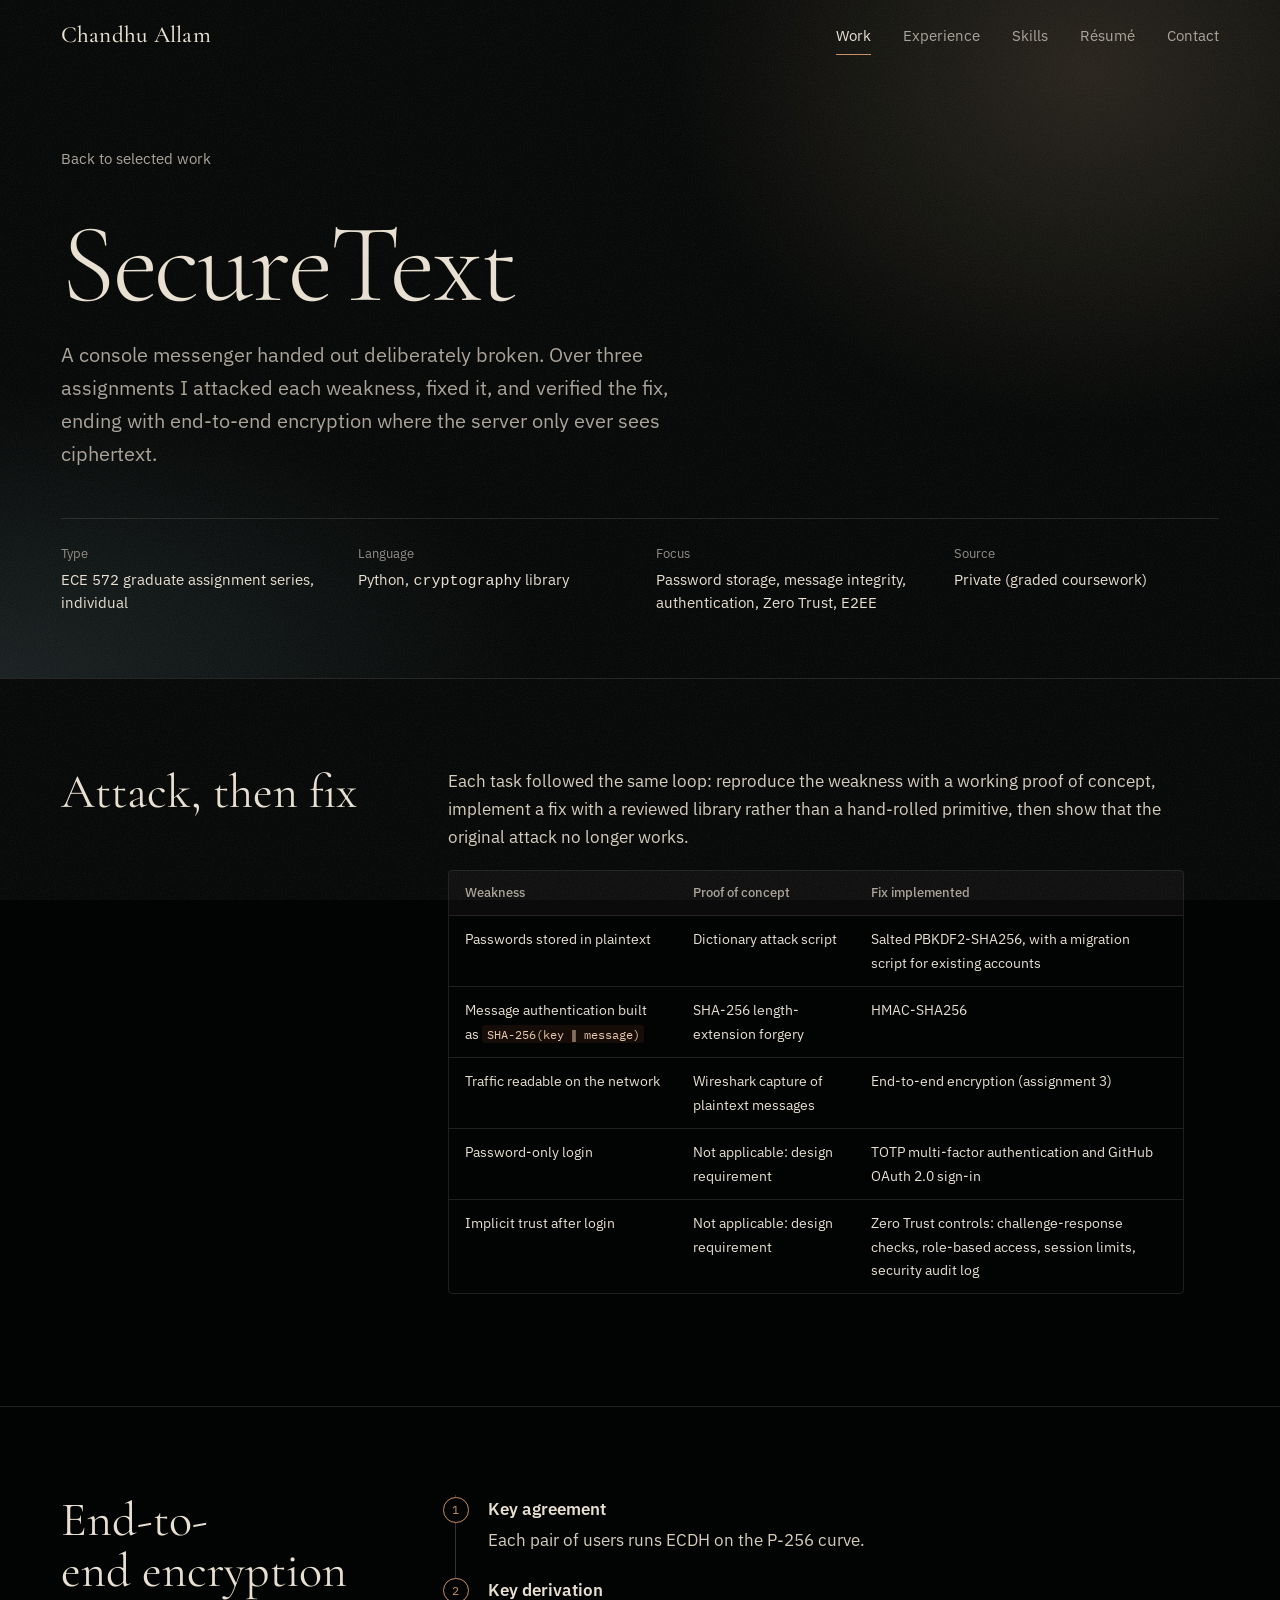
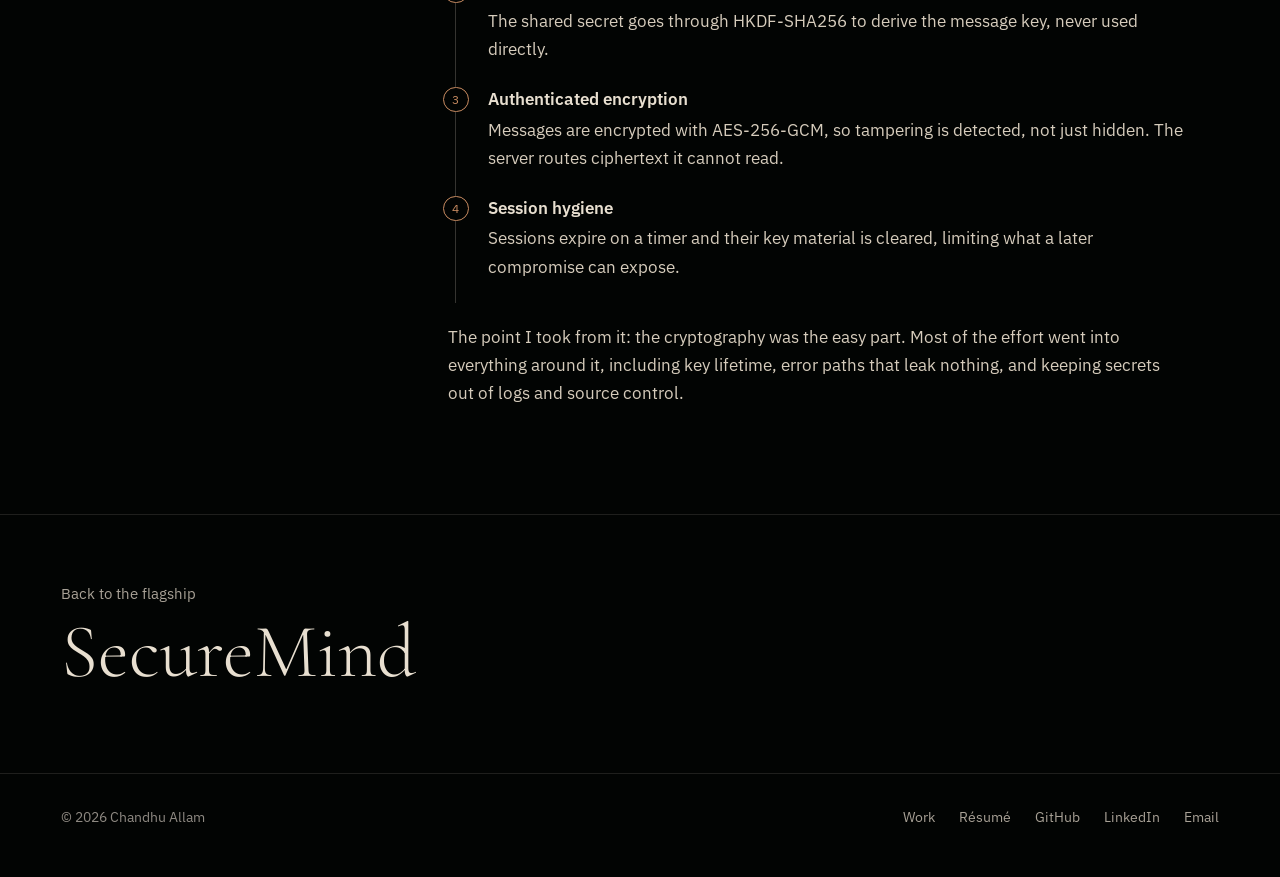
<file: work/securetext.html>
<!doctype html>
<html lang="en">
<head>
  <meta charset="utf-8">
  <meta name="viewport" content="width=device-width, initial-scale=1">
  <title>SecureText — from broken messenger to end-to-end encryption | Chandhu Allam</title>
  <meta name="description" content="Case study: attacking and then fixing a deliberately insecure messenger, from password storage and MAC forgery to TOTP, OAuth, Zero Trust controls and ECDH with AES-256-GCM.">
  <meta name="theme-color" content="#020403">
  <link rel="canonical" href="https://chandhu03.github.io/Portfolio---Chandhu-Allam/work/securetext.html">
  <link rel="icon" href="../favicon.svg" type="image/svg+xml">
  <meta property="og:type" content="article">
  <meta property="og:title" content="SecureText — from broken messenger to end-to-end encryption">
  <meta property="og:description" content="Attack, fix, verify: nine security tasks on one messaging application.">
  <meta property="og:image" content="https://chandhu03.github.io/Portfolio---Chandhu-Allam/assets/img/og.jpg">
  <meta name="twitter:card" content="summary_large_image">
  <link rel="preconnect" href="https://fonts.googleapis.com">
  <link rel="preconnect" href="https://fonts.gstatic.com" crossorigin>
  <link rel="stylesheet" href="https://fonts.googleapis.com/css2?family=Cormorant+Garamond:wght@300;400;500&family=IBM+Plex+Mono:wght@400&family=IBM+Plex+Sans:wght@400;500;600&display=swap">
  <link rel="stylesheet" href="../assets/css/site.css">
</head>
<body>
  <a class="skip-link" href="#main">Skip to content</a>
  <header class="site-header">
    <div class="wrap">
      <a class="wordmark" href="../">Chandhu Allam</a>
      <button class="nav-toggle" type="button" aria-expanded="false" aria-controls="site-nav">Menu</button>
      <nav class="nav" id="site-nav" aria-label="Main">
        <a href="../#work" aria-current="page">Work</a>
        <a href="../#experience">Experience</a>
        <a href="../#skills">Skills</a>
        <a href="../resume.html">Résumé</a>
        <a href="../#contact">Contact</a>
      </nav>
    </div>
  </header>

  <main id="main">
    <section class="cs-hero" style="--tone: rgba(60, 52, 40, 0.6)">
      <div class="wrap">
        <a class="back" href="../#work">Back to selected work</a>
        <h1>SecureText</h1>
        <p class="dek">A console messenger handed out deliberately broken. Over three assignments I attacked each weakness, fixed it, and verified the fix, ending with end-to-end encryption where the server only ever sees ciphertext.</p>
        <dl class="cs-meta">
          <div><dt>Type</dt><dd>ECE 572 graduate assignment series, individual</dd></div>
          <div><dt>Language</dt><dd>Python, <code>cryptography</code> library</dd></div>
          <div><dt>Focus</dt><dd>Password storage, message integrity, authentication, Zero Trust, E2EE</dd></div>
          <div><dt>Source</dt><dd>Private (graded coursework)</dd></div>
        </dl>
      </div>
    </section>

    <section class="cs-section">
      <div class="wrap cs-grid">
        <h2>Attack, then fix</h2>
        <div class="cs-body">
          <p>Each task followed the same loop: reproduce the weakness with a working proof of concept, implement a fix with a reviewed library rather than a hand-rolled primitive, then show that the original attack no longer works.</p>
          <div class="table-wrap">
            <table class="data">
              <thead><tr><th>Weakness</th><th>Proof of concept</th><th>Fix implemented</th></tr></thead>
              <tbody>
                <tr><td>Passwords stored in plaintext</td><td>Dictionary attack script</td><td>Salted PBKDF2-SHA256, with a migration script for existing accounts</td></tr>
                <tr><td>Message authentication built as <code>SHA-256(key ‖ message)</code></td><td>SHA-256 length-extension forgery</td><td>HMAC-SHA256</td></tr>
                <tr><td>Traffic readable on the network</td><td>Wireshark capture of plaintext messages</td><td>End-to-end encryption (assignment 3)</td></tr>
                <tr><td>Password-only login</td><td>Not applicable: design requirement</td><td>TOTP multi-factor authentication and GitHub OAuth 2.0 sign-in</td></tr>
                <tr><td>Implicit trust after login</td><td>Not applicable: design requirement</td><td>Zero Trust controls: challenge-response checks, role-based access, session limits, security audit log</td></tr>
              </tbody>
            </table>
          </div>
        </div>
      </div>
    </section>

    <section class="cs-section">
      <div class="wrap cs-grid">
        <h2>End-to-end encryption</h2>
        <div class="cs-body">
          <ol class="steps">
            <li><strong>Key agreement</strong>Each pair of users runs ECDH on the P-256 curve.</li>
            <li><strong>Key derivation</strong>The shared secret goes through HKDF-SHA256 to derive the message key, never used directly.</li>
            <li><strong>Authenticated encryption</strong>Messages are encrypted with AES-256-GCM, so tampering is detected, not just hidden. The server routes ciphertext it cannot read.</li>
            <li><strong>Session hygiene</strong>Sessions expire on a timer and their key material is cleared, limiting what a later compromise can expose.</li>
          </ol>
          <p>The point I took from it: the cryptography was the easy part. Most of the effort went into everything around it, including key lifetime, error paths that leak nothing, and keeping secrets out of logs and source control.</p>
        </div>
      </div>
    </section>

    <section class="next">
      <div class="wrap">
        <a href="securemind.html"><span>Back to the flagship</span><strong>SecureMind</strong></a>
      </div>
    </section>
  </main>

  <footer class="site-footer">
    <div class="wrap">
      <p>© <span data-year>2026</span> Chandhu Allam</p>
      <nav aria-label="Footer">
        <a href="../#work">Work</a>
        <a href="../resume.html">Résumé</a>
        <a href="https://github.com/Chandhu03" rel="noopener">GitHub</a>
        <a href="https://www.linkedin.com/in/chandhuallam422" rel="noopener">LinkedIn</a>
        <a href="mailto:chandhu.a@outlook.com">Email</a>
      </nav>
    </div>
  </footer>
  <script src="../assets/js/site.js" defer></script>
</body>
</html>
</file>
<file: assets/css/site.css>
/* Chandhu Allam — portfolio design system
   Palette: Obsidian #020403 · Graphite #141413 · Deep Teal Charcoal #1A2324 · Burnt Umber #5F2E1B */

:root {
  --obsidian: #020403;
  --graphite: #141413;
  --teal: #1a2324;
  --teal-deep: #0f1516;
  --umber: #5f2e1b;
  --umber-glow: rgba(95, 46, 27, 0.55);
  --ember: #c98c62;          /* accent text: links, focus, markers */
  --bone: #e8dfd0;           /* primary text */
  --ash: #a8a196;            /* secondary text */
  --smoke: #8e8982;          /* tertiary text */
  --sage: #8fa8a4;           /* data accent drawn from the teal */
  --line: rgba(232, 223, 208, 0.12);
  --line-strong: rgba(232, 223, 208, 0.22);

  --serif: "Cormorant Garamond", "Cormorant", Georgia, "Times New Roman", serif;
  --sans: "IBM Plex Sans", system-ui, -apple-system, "Segoe UI", sans-serif;
  --mono: "IBM Plex Mono", ui-monospace, "Cascadia Code", Consolas, monospace;

  --step--1: 0.875rem;
  --step-0: 1.0625rem;
  --step-1: 1.25rem;
  --step-2: clamp(1.5rem, 1.2rem + 1.2vw, 2rem);
  --step-3: clamp(2rem, 1.5rem + 2.2vw, 3rem);
  --step-4: clamp(2.6rem, 1.6rem + 4.2vw, 4.75rem);
  --step-5: clamp(3.1rem, 1.4rem + 7vw, 7.25rem);

  --gutter: clamp(1rem, 0.4rem + 3vw, 3.5rem);
  --max: 78rem;
  --radius: 4px;
  --ease: cubic-bezier(0.2, 0.7, 0.1, 1);
  color-scheme: dark;
}

*, *::before, *::after { box-sizing: border-box; }
html { -webkit-text-size-adjust: 100%; scroll-behavior: smooth; overflow-x: clip; }
@media (prefers-reduced-motion: reduce) { html { scroll-behavior: auto; } }

body {
  margin: 0;
  background: var(--obsidian);
  color: var(--bone);
  font-family: var(--sans);
  font-size: var(--step-0);
  line-height: 1.65;
  font-weight: 400;
  text-rendering: optimizeLegibility;
  -webkit-font-smoothing: antialiased;
  overflow-x: clip;
}

/* Film grain over everything; pointer-events none so it never blocks input. */
body::after {
  content: "";
  position: fixed;
  inset: 0;
  z-index: 100;
  pointer-events: none;
  opacity: 0.075;
  background-image: url("data:image/svg+xml,%3Csvg xmlns='http://www.w3.org/2000/svg' width='220' height='220'%3E%3Cfilter id='n'%3E%3CfeTurbulence type='fractalNoise' baseFrequency='.85' numOctaves='3' stitchTiles='stitch'/%3E%3CfeColorMatrix values='0 0 0 0 1 0 0 0 0 1 0 0 0 0 1 0 0 0 .9 0'/%3E%3C/filter%3E%3Crect width='100%25' height='100%25' filter='url(%23n)'/%3E%3C/svg%3E");
}

img, svg, picture { display: block; max-width: 100%; height: auto; }
a { color: inherit; }
p { margin: 0 0 1.1em; }
h1, h2, h3, h4 { margin: 0; font-weight: 400; }
ul, ol { margin: 0; padding: 0; }
::selection { background: var(--umber); color: var(--bone); }

:focus-visible {
  outline: 2px solid var(--ember);
  outline-offset: 3px;
  border-radius: 2px;
}

.sr-only {
  position: absolute; width: 1px; height: 1px; padding: 0; margin: -1px;
  overflow: hidden; clip: rect(0 0 0 0); white-space: nowrap; border: 0;
}

.skip-link {
  position: absolute; left: 1rem; top: -4rem; z-index: 200;
  background: var(--bone); color: var(--obsidian);
  padding: 0.6rem 1rem; border-radius: var(--radius); font-weight: 600; text-decoration: none;
}
.skip-link:focus { top: 1rem; }

.wrap { width: 100%; max-width: var(--max); margin-inline: auto; padding-inline: var(--gutter); }

/* ---------- Header ---------- */
.site-header {
  position: fixed; inset: 0 0 auto 0; z-index: 50;
  transition: background-color 0.4s var(--ease), border-color 0.4s var(--ease);
  border-bottom: 1px solid transparent;
}
.site-header.is-scrolled {
  background: rgba(2, 4, 3, 0.78);
  -webkit-backdrop-filter: blur(14px) saturate(120%);
  backdrop-filter: blur(14px) saturate(120%);
  border-bottom-color: var(--line);
}
.site-header .wrap { display: flex; align-items: center; justify-content: space-between; height: 4.5rem; }

.wordmark {
  font-family: var(--serif); font-size: 1.45rem; font-weight: 500; letter-spacing: 0.01em;
  text-decoration: none; color: var(--bone); line-height: 1;
}
.wordmark span { color: var(--ash); font-weight: 400; }

.nav { display: flex; gap: clamp(1.25rem, 2.5vw, 2.5rem); align-items: center; }
.nav a {
  font-size: 0.9375rem; color: var(--ash); text-decoration: none; padding-block: 0.4rem;
  background: linear-gradient(var(--ember), var(--ember)) left bottom / 0 1px no-repeat;
  transition: color 0.25s, background-size 0.35s var(--ease);
}
.nav a:hover, .nav a[aria-current="page"] { color: var(--bone); background-size: 100% 1px; }

.nav-toggle {
  display: none; background: none; border: 1px solid var(--line-strong); color: var(--bone);
  font: inherit; font-size: 0.875rem; padding: 0.45rem 0.85rem; border-radius: 999px; cursor: pointer;
}

@media (max-width: 760px) {
  .nav-toggle { display: inline-flex; }
  .nav {
    position: fixed; inset: 4.5rem 0 auto 0; flex-direction: column; align-items: flex-start; gap: 0;
    background: rgba(2, 4, 3, 0.97); border-bottom: 1px solid var(--line);
    padding: 0.5rem var(--gutter) 1.25rem;
    visibility: hidden; opacity: 0; transform: translateY(-0.5rem);
    transition: opacity 0.25s, transform 0.25s var(--ease), visibility 0s 0.25s;
  }
  .nav.is-open { visibility: visible; opacity: 1; transform: none; transition: opacity 0.25s, transform 0.25s var(--ease); }
  .nav a { font-size: 1.125rem; padding-block: 0.7rem; width: 100%; border-bottom: 1px solid var(--line); background: none; }
}

/* ---------- Buttons & links ---------- */
.btn {
  display: inline-flex; align-items: center; gap: 0.6rem;
  padding: 0.85rem 1.4rem; border-radius: 999px;
  font-size: 0.9375rem; font-weight: 500; text-decoration: none; letter-spacing: 0.01em;
  border: 1px solid var(--line-strong); color: var(--bone);
  transition: background-color 0.3s, border-color 0.3s, color 0.3s;
}
.btn:hover { border-color: var(--ember); }
.btn--solid { background: var(--bone); color: var(--obsidian); border-color: var(--bone); }
.btn--solid:hover { background: #f4ece0; }

.text-link {
  color: var(--ember); text-decoration: underline; text-decoration-thickness: 1px;
  text-underline-offset: 0.22em; text-decoration-color: rgba(201, 140, 98, 0.45);
  transition: text-decoration-color 0.25s;
}
.text-link:hover { text-decoration-color: currentColor; }

/* ---------- Hero ---------- */
.hero {
  position: relative; min-height: 100svh; overflow: hidden; isolation: isolate;
  display: grid; align-items: end;
  padding-block: 8rem clamp(3rem, 7vh, 5rem);
  background: var(--obsidian);
}

/* Layered "architectural light": an umber pool, light falling through slats, a cool teal plane. */
.hero__light { position: absolute; inset: 0; z-index: -2; pointer-events: none; }
.hero__light::before {
  content: ""; position: absolute; inset: 0;
  background:
    radial-gradient(60% 75% at 78% 30%, rgba(95, 46, 27, 0.62), transparent 62%),
    radial-gradient(40% 50% at 92% 8%, rgba(176, 106, 66, 0.22), transparent 70%),
    radial-gradient(70% 60% at 8% 100%, rgba(26, 35, 36, 0.95), transparent 70%),
    linear-gradient(180deg, #050807 0%, var(--obsidian) 55%);
}
.hero__light::after {
  content: ""; position: absolute; inset: -10% -5% 0 30%;
  background: repeating-linear-gradient(104deg, transparent 0 46px, rgba(214, 150, 105, 0.075) 46px 92px);
  -webkit-mask-image: radial-gradient(55% 60% at 62% 32%, #000 0%, transparent 72%);
  mask-image: radial-gradient(55% 60% at 62% 32%, #000 0%, transparent 72%);
  transform: translate3d(var(--lx, 0), var(--ly, 0), 0);
  transition: transform 1.2s var(--ease);
}

.hero__plate {
  position: absolute; z-index: -1; margin: 0;
  right: 0; top: clamp(5.5rem, 13vh, 9rem);
  width: clamp(250px, 31vw, 470px);
  transform: translateX(22%);
  aspect-ratio: 900 / 1290;
  /* neutral charcoal behind the face veil, so what shows through is shadow, not the umber light */
  background: radial-gradient(34% 27% at 39% 34%, rgba(20,20,19,.85) 0%, rgba(20,20,19,.6) 50%, transparent 100%);
}
.hero__plate img {
  width: 100%; height: 100%; object-fit: cover;
  /* third layer: a long feathered dip to ~70% over the face so the hero's dark atmosphere reads through it */
  --face-veil: radial-gradient(34% 27% at 39% 34%, rgba(0,0,0,.7) 0%, rgba(0,0,0,.71) 30%, rgba(0,0,0,.77) 55%, rgba(0,0,0,.88) 78%, #000 100%);
  -webkit-mask-image: linear-gradient(90deg, transparent 0%, rgba(0,0,0,.55) 14%, #000 34%), linear-gradient(180deg, transparent 0%, #000 16%, #000 66%, transparent 100%), var(--face-veil);
  -webkit-mask-composite: source-in;
  mask-image: linear-gradient(90deg, transparent 0%, rgba(0,0,0,.55) 14%, #000 34%), linear-gradient(180deg, transparent 0%, #000 16%, #000 66%, transparent 100%), var(--face-veil);
  mask-composite: intersect;
  filter: contrast(1.04);
}
/* a thin vertical rule that frames the plate like an exhibition print */
.hero__plate::before {
  content: ""; position: absolute; left: 8%; top: -2.5rem; bottom: 18%; width: 1px;
  background: linear-gradient(180deg, transparent, var(--line-strong) 25%, var(--line-strong) 75%, transparent);
}
.hero__plate figcaption {
  position: absolute; left: 11%; top: -2.2rem;
  font-size: 0.8125rem; color: var(--smoke); letter-spacing: 0.02em;
}

.hero__copy { position: relative; max-width: 49rem; }
.hero__name { font-size: 1rem; color: var(--ash); margin-bottom: 1.6rem; display: flex; gap: 0.75rem; align-items: center; }
.hero__name::before { content: ""; width: 2.5rem; height: 1px; background: var(--ember); }

.hero h1 {
  font-family: var(--serif); font-weight: 300; font-size: var(--step-5);
  line-height: 0.94; letter-spacing: -0.02em; margin-bottom: 2rem;
  text-wrap: balance;
}
.hero h1 .line { display: block; }
.hero h1 .line + .line { padding-left: clamp(1.5rem, 8vw, 7rem); color: #cdbfa9; }

.hero__lede { font-size: var(--step-1); line-height: 1.6; color: var(--ash); max-width: 36rem; margin-bottom: 2.25rem; }
.hero__lede strong { color: var(--bone); font-weight: 500; }
.hero__actions { display: flex; flex-wrap: wrap; gap: 0.75rem; }

.hero__facts {
  margin: clamp(3rem, 8vh, 5rem) 0 0; padding-top: 1.5rem; border-top: 1px solid var(--line);
  display: grid; grid-template-columns: repeat(3, minmax(0, 1fr)); gap: 1.5rem 2rem; max-width: 56rem;
}
.hero__facts dt { font-size: 0.8125rem; color: var(--smoke); margin-bottom: 0.3rem; }
.hero__facts dd { margin: 0; font-size: 0.9375rem; color: var(--bone); line-height: 1.45; }

/* single orchestrated entrance */
@media (prefers-reduced-motion: no-preference) {
  .hero__plate { animation: plate-in 1.6s 0.15s var(--ease) both; }
  .hero__copy > * { animation: rise 1s var(--ease) both; }
  .hero__copy > :nth-child(2) { animation-delay: 0.12s; }
  .hero__copy > :nth-child(3) { animation-delay: 0.24s; }
  .hero__copy > :nth-child(4) { animation-delay: 0.36s; }
  .hero__facts { animation: fade 1.2s 0.6s var(--ease) both; }
}
@keyframes rise { from { opacity: 0; transform: translateY(18px); } to { opacity: 1; transform: none; } }
@keyframes fade { from { opacity: 0; } to { opacity: 1; } }
@keyframes plate-in { from { opacity: 0; transform: translateX(28%) scale(1.03); filter: brightness(0.4); } to { opacity: 1; transform: translateX(22%); filter: none; } }

@media (max-width: 900px) {
  .hero { align-items: start; padding-top: 6rem; }
  .hero__plate { top: 4.5rem; width: 52vw; max-width: 330px; transform: translateX(14%); }
  @keyframes plate-in { from { opacity: 0; } to { opacity: 1; transform: translateX(14%); } }
  .hero__copy { padding-top: min(58vw, 380px); }
  .hero__facts { grid-template-columns: 1fr; gap: 1rem; }
}

/* ---------- Sections ---------- */
.section { position: relative; padding-block: clamp(5rem, 12vw, 9.5rem); }
.section--graphite { background: var(--graphite); }
.section--teal { background: linear-gradient(180deg, var(--teal) 0%, var(--teal-deep) 100%); }
/* soft tonal seam between sections instead of hard edges */
.section--graphite::before, .section--teal::before {
  content: ""; position: absolute; inset: -7rem 0 auto 0; height: 7rem; pointer-events: none;
  background: linear-gradient(180deg, transparent, var(--seam, var(--graphite)));
}
.section--teal { --seam: var(--teal); }

.section-head { display: grid; grid-template-columns: minmax(0, 1fr) minmax(0, 1.25fr); gap: 2rem 4rem; align-items: end; margin-bottom: clamp(3rem, 6vw, 4.5rem); }
.section-head h2 { font-family: var(--serif); font-weight: 300; font-size: var(--step-4); line-height: 1; letter-spacing: -0.015em; text-wrap: balance; }
.section-head p { color: var(--ash); max-width: 34rem; margin: 0; }
@media (max-width: 760px) { .section-head { grid-template-columns: 1fr; } }

/* ---------- Statement ---------- */
.statement { display: grid; grid-template-columns: minmax(0, 0.9fr) minmax(0, 1.1fr); gap: 2.5rem 5rem; }
.statement blockquote {
  margin: 0; font-family: var(--serif); font-weight: 300; font-size: var(--step-3); line-height: 1.15; color: var(--bone);
  text-wrap: pretty;
}
.statement__body p { color: var(--ash); }
.statement__body p:first-child { color: var(--bone); }
@media (max-width: 860px) { .statement { grid-template-columns: 1fr; } }

/* ---------- Flagship ---------- */
.flagship {
  display: grid; grid-template-columns: minmax(0, 0.82fr) minmax(0, 1.18fr); gap: 3rem clamp(2rem, 5vw, 5rem); align-items: center;
}
.flagship__copy h3 { font-family: var(--serif); font-weight: 400; font-size: var(--step-4); line-height: 1; margin-bottom: 0.4rem; }
.flagship__copy .sub { color: var(--ember); font-size: 1rem; margin-bottom: 1.5rem; }
.flagship__copy p { color: var(--ash); }
.flagship__list { list-style: none; margin: 1.75rem 0 2rem; border-top: 1px solid var(--line); }
.flagship__list li { padding: 0.8rem 0; border-bottom: 1px solid var(--line); display: grid; grid-template-columns: 7.5rem 1fr; gap: 1rem; font-size: 0.9375rem; }
.flagship__list span { color: var(--smoke); }

.screen {
  position: relative; margin: 0; border-radius: 6px; overflow: hidden;
  border: 1px solid var(--line-strong);
  box-shadow: 0 50px 90px -30px rgba(0, 0, 0, 0.85), 0 0 0 1px rgba(0, 0, 0, 0.6);
  background: var(--graphite);
}
/* environmental reflection: the umber room light catching the glass */
.screen::after {
  content: ""; position: absolute; inset: 0; pointer-events: none;
  background: linear-gradient(118deg, rgba(201, 140, 98, 0.14) 0%, transparent 32%, transparent 70%, rgba(26, 35, 36, 0.35) 100%);
  mix-blend-mode: screen;
}
.screen img { width: 100%; }
.flagship__visual { position: relative; }
.flagship__visual::before {
  content: ""; position: absolute; inset: -18% -12% -18% -8%; z-index: 0;
  background: radial-gradient(50% 50% at 55% 50%, var(--umber-glow), transparent 70%);
  filter: blur(10px);
}
.flagship__visual .screen { z-index: 1; }
.flagship__visual .screen--offset {
  position: absolute; width: 58%; right: -6%; bottom: -14%; z-index: 2;
}
@media (max-width: 960px) {
  .flagship { grid-template-columns: 1fr; }
  .flagship__visual { margin-bottom: 3rem; }
  .flagship__visual .screen--offset { right: -2%; bottom: -12%; }
}

/* ---------- Work index ---------- */
.work-index { list-style: none; margin-top: clamp(5rem, 10vw, 8rem); border-top: 1px solid var(--line-strong); }
.work-row { position: relative; border-bottom: 1px solid var(--line); }
.work-row a {
  display: grid; grid-template-columns: minmax(0, 1.05fr) minmax(0, 1.25fr) 11rem; gap: 1rem 3rem; align-items: baseline;
  padding: 2.1rem 0; text-decoration: none; color: inherit;
}
.work-row h3 { font-family: var(--serif); font-size: var(--step-3); font-weight: 400; line-height: 1.02; transition: color 0.3s, transform 0.5s var(--ease); }
.work-row h3 small { display: block; font-family: var(--sans); font-size: 0.9375rem; color: var(--ash); margin-top: 0.55rem; letter-spacing: 0; }
.work-row p { margin: 0; color: var(--ash); font-size: 0.9875rem; }
.work-row .status { font-size: 0.875rem; color: var(--sage); text-align: right; }
.work-row::before {
  content: ""; position: absolute; inset: 0; z-index: -1; opacity: 0;
  background: linear-gradient(90deg, rgba(95, 46, 27, 0.32), transparent 65%);
  transition: opacity 0.45s var(--ease);
}
.work-row:hover::before, .work-row:focus-within::before { opacity: 1; }
.work-row:hover h3 { color: #f3e7d5; transform: translateX(0.6rem); }
@media (prefers-reduced-motion: reduce) { .work-row:hover h3 { transform: none; } }
@media (max-width: 860px) {
  .work-row a { grid-template-columns: 1fr; gap: 0.75rem; }
  .work-row .status { text-align: left; }
}

/* ---------- Experience ---------- */
.split { display: grid; grid-template-columns: minmax(0, 0.8fr) minmax(0, 1.2fr); gap: 3rem 5rem; }
.split__aside { position: sticky; top: 7rem; align-self: start; }
.split__aside h2 { font-family: var(--serif); font-weight: 300; font-size: var(--step-4); line-height: 1; margin-bottom: 1.25rem; }
.split__aside p { color: var(--ash); max-width: 26rem; }
@media (max-width: 860px) { .split { grid-template-columns: 1fr; } .split__aside { position: static; } }

.entries { list-style: none; }
.entry { padding: 2rem 0; border-top: 1px solid var(--line); }
.entry:last-child { border-bottom: 1px solid var(--line); }
.entry h3 { font-family: var(--serif); font-size: 1.75rem; font-weight: 500; line-height: 1.15; margin-bottom: 0.2rem; }
.entry .org { color: var(--ember); font-size: 0.9375rem; margin-bottom: 0.85rem; }
.entry p, .entry li { color: var(--ash); font-size: 0.9875rem; }
.entry ul { padding-left: 1.1rem; }
.entry li { margin-bottom: 0.35rem; }
.entry li::marker { color: var(--umber); }

.edu { display: grid; grid-template-columns: repeat(2, minmax(0, 1fr)); gap: 1.5rem; margin-top: 3.5rem; }
.edu article { padding: 1.75rem; border: 1px solid var(--line); border-radius: var(--radius); background: rgba(2, 4, 3, 0.35); }
.edu h3 { font-family: var(--serif); font-size: 1.6rem; font-weight: 500; line-height: 1.15; margin: 0.35rem 0 0.5rem; }
.edu .when { font-size: 0.875rem; color: var(--smoke); }
.edu p { color: var(--ash); font-size: 0.9375rem; margin: 0; }
@media (max-width: 760px) { .edu { grid-template-columns: 1fr; } }

/* ---------- Skills ---------- */
.skills { display: grid; grid-template-columns: repeat(2, minmax(0, 1fr)); gap: 0 4rem; border-top: 1px solid var(--line-strong); }
.skill { padding: 2rem 0; border-bottom: 1px solid var(--line); }
.skill h3 { font-family: var(--serif); font-size: 1.75rem; font-weight: 500; margin-bottom: 1rem; }
.skill dl { margin: 0; display: grid; grid-template-columns: 6.5rem 1fr; gap: 0.55rem 1rem; font-size: 0.9375rem; }
.skill dt { color: var(--smoke); font-size: 0.875rem; padding-top: 0.08rem; }
.skill dd { margin: 0; color: var(--bone); }
.skill dd.studied { color: var(--ash); }
.skill dd.familiar { color: var(--smoke); }
.skill dd a { color: inherit; text-decoration-color: rgba(201, 140, 98, 0.5); text-underline-offset: 0.2em; }
.skills-key { color: var(--ash); font-size: 0.9375rem; max-width: 40rem; }
@media (max-width: 860px) { .skills { grid-template-columns: 1fr; } }
@media (max-width: 420px) { .skill dl { grid-template-columns: 1fr; gap: 0.2rem; } .skill dd { margin-bottom: 0.5rem; } }

/* ---------- Contact ---------- */
.contact { position: relative; overflow: hidden; isolation: isolate; padding-block: clamp(6rem, 14vw, 11rem); }
.contact::before {
  content: ""; position: absolute; inset: 0; z-index: -1;
  background:
    radial-gradient(45% 70% at 15% 100%, rgba(95, 46, 27, 0.55), transparent 70%),
    radial-gradient(40% 60% at 100% 0%, rgba(26, 35, 36, 0.9), transparent 70%);
}
.contact h2 { font-family: var(--serif); font-weight: 300; font-size: var(--step-5); line-height: 0.95; letter-spacing: -0.02em; max-width: 14ch; margin-bottom: 2rem; }
.contact p { color: var(--ash); max-width: 36rem; font-size: var(--step-1); }
.contact-links { list-style: none; margin-top: 2.5rem; display: flex; flex-wrap: wrap; gap: 0.75rem; }
.contact-mail { font-family: var(--serif); font-size: var(--step-3); color: var(--bone); text-decoration: none; border-bottom: 1px solid var(--umber); padding-bottom: 0.1em; transition: border-color 0.3s; word-break: break-all; }
.contact-mail:hover { border-color: var(--ember); }

/* ---------- Footer ---------- */
.site-footer { border-top: 1px solid var(--line); padding-block: 2rem; color: var(--smoke); font-size: 0.875rem; }
.site-footer .wrap { display: flex; flex-wrap: wrap; gap: 1rem 2rem; justify-content: space-between; }
.site-footer nav { display: flex; gap: 1.5rem; flex-wrap: wrap; }
.site-footer a { color: var(--ash); text-decoration: none; }
.site-footer a:hover { color: var(--bone); }

/* =================== Case studies =================== */
.cs-hero { position: relative; padding: 9rem 0 4rem; overflow: hidden; isolation: isolate; }
.cs-hero::before {
  content: ""; position: absolute; inset: 0; z-index: -1;
  background:
    radial-gradient(50% 80% at 85% 10%, var(--tone, rgba(95, 46, 27, 0.5)), transparent 65%),
    radial-gradient(60% 60% at 0% 100%, rgba(26, 35, 36, 0.8), transparent 70%);
}
.back { display: inline-block; font-size: 0.9375rem; color: var(--ash); text-decoration: none; margin-bottom: 2.5rem; }
.back:hover { color: var(--bone); }
.cs-hero h1 { font-family: var(--serif); font-weight: 300; font-size: var(--step-5); line-height: 0.95; letter-spacing: -0.02em; margin-bottom: 1.25rem; max-width: 16ch; }
.cs-hero .dek { font-size: var(--step-1); color: var(--ash); max-width: 42rem; }
.cs-meta { margin: 3rem 0 0; display: grid; grid-template-columns: repeat(4, minmax(0, 1fr)); gap: 1.5rem 2rem; padding-top: 1.5rem; border-top: 1px solid var(--line); }
.cs-meta dt { font-size: 0.8125rem; color: var(--smoke); margin-bottom: 0.3rem; }
.cs-meta dd { margin: 0; font-size: 0.9375rem; line-height: 1.5; }
.cs-meta dd a { color: var(--ember); }
@media (max-width: 860px) { .cs-meta { grid-template-columns: repeat(2, minmax(0, 1fr)); } }
@media (max-width: 480px) { .cs-meta { grid-template-columns: 1fr; } }

.notice {
  margin-top: 2rem; padding: 1rem 1.25rem; border-left: 2px solid var(--ember);
  background: rgba(95, 46, 27, 0.16); color: var(--bone); font-size: 0.9375rem; max-width: 52rem;
}
.notice p:last-child { margin: 0; }

.cs-figure { margin: 0 0 1rem; }
.cs-figure figcaption { font-size: 0.875rem; color: var(--smoke); margin-top: 0.9rem; max-width: 44rem; }
.cs-lead-visual { padding-bottom: clamp(4rem, 8vw, 6rem); }

.cs-section { padding-block: clamp(3.5rem, 7vw, 5.5rem); border-top: 1px solid var(--line); }
.cs-grid { display: grid; grid-template-columns: minmax(0, 0.42fr) minmax(0, 1fr); gap: 1.5rem 4rem; }
.cs-grid > h2 { font-family: var(--serif); font-weight: 400; font-size: var(--step-3); line-height: 1.05; position: sticky; top: 6.5rem; align-self: start; text-wrap: balance; }
.cs-body { max-width: 46rem; min-width: 0; }
.cs-body > p, .cs-body li { color: #d6ccbc; }
.cs-body h3 { font-family: var(--serif); font-size: 1.6rem; font-weight: 500; margin: 2.25rem 0 0.75rem; line-height: 1.2; }
.cs-body h3:first-child { margin-top: 0; }
.cs-body ul, .cs-body ol { padding-left: 1.2rem; margin-bottom: 1.25rem; }
.cs-body li { margin-bottom: 0.5rem; }
.cs-body li::marker { color: var(--ember); }
.cs-body strong { color: var(--bone); font-weight: 600; }
.cs-body code, .data code, .mono { font-family: var(--mono); font-size: 0.86em; color: #e9c9ad; background: rgba(95, 46, 27, 0.22); padding: 0.08em 0.35em; border-radius: 3px; }
.cs-wide { margin-top: 2.5rem; }
@media (max-width: 860px) { .cs-grid { grid-template-columns: minmax(0, 1fr); } .cs-grid > h2 { position: static; } }

pre.code {
  font-family: var(--mono); font-size: 0.85rem; line-height: 1.6; color: #d9cfbf;
  background: #070a09; border: 1px solid var(--line); border-radius: var(--radius);
  padding: 1.1rem 1.25rem; overflow-x: auto; margin: 0 0 1.5rem;
}
pre.code .c { color: var(--smoke); }

/* data tables */
.table-wrap { overflow-x: auto; margin: 0 0 1.5rem; border: 1px solid var(--line); border-radius: var(--radius); }
table.data { width: 100%; border-collapse: collapse; font-size: 0.9rem; min-width: 32rem; }
.data caption { text-align: left; padding: 0.9rem 1rem 0; color: var(--ash); font-size: 0.875rem; caption-side: top; }
.data th, .data td { padding: 0.7rem 1rem; text-align: left; border-bottom: 1px solid var(--line); vertical-align: top; }
.data th { font-weight: 500; color: var(--ash); font-size: 0.8125rem; background: rgba(232, 223, 208, 0.03); }
.data td.num, .data th.num { text-align: right; font-variant-numeric: tabular-nums; }
.data tr:last-child td { border-bottom: 0; }
.data tr.hl td { background: rgba(95, 46, 27, 0.18); color: var(--bone); }

/* status board: done / in progress / planned */
.status-board { list-style: none; padding: 0 !important; display: grid; gap: 0; border-top: 1px solid var(--line); }
.status-board li { display: grid; grid-template-columns: 8.5rem 1fr; gap: 1rem; padding: 0.85rem 0; border-bottom: 1px solid var(--line); margin: 0 !important; font-size: 0.9375rem; }
.status-board .tag { font-size: 0.8125rem; display: inline-flex; align-items: center; gap: 0.5rem; color: var(--ash); }
.status-board .tag::before { content: ""; width: 0.55rem; height: 0.55rem; border-radius: 50%; border: 1px solid currentColor; }
.tag--done { color: var(--sage) !important; }
.tag--done::before { background: currentColor; }
.tag--wip { color: var(--ember) !important; }
.tag--wip::before { background: linear-gradient(90deg, currentColor 50%, transparent 50%); }
.tag--plan { color: var(--smoke) !important; }
.tag--team { color: #b9b2a6 !important; }
@media (max-width: 480px) { .status-board li { grid-template-columns: 1fr; gap: 0.25rem; } }

.footnote { color: var(--smoke); font-size: 0.875rem; }

/* key figures */
.figures { display: grid; grid-template-columns: repeat(auto-fit, minmax(10.5rem, 1fr)); gap: 1px; background: var(--line); border: 1px solid var(--line); border-radius: var(--radius); overflow: hidden; margin: 0 0 1.75rem; }
.figures div { background: var(--obsidian); padding: 1.25rem 1.25rem 1.1rem; }
.figures b { display: block; font-family: var(--serif); font-weight: 400; font-size: 2.6rem; line-height: 1; color: var(--bone); margin-bottom: 0.5rem; font-variant-numeric: lining-nums; }
.figures span { font-size: 0.85rem; color: var(--ash); line-height: 1.4; display: block; }

/* inline SVG diagrams */
.diagram { margin: 0 0 1.5rem; padding: 1.5rem; border: 1px solid var(--line); border-radius: var(--radius); background: linear-gradient(180deg, rgba(26, 35, 36, 0.55), rgba(2, 4, 3, 0.4)); overflow-x: auto; }
.diagram svg { min-width: 40rem; width: 100%; height: auto; font-family: var(--sans); }
.diagram svg text { font-size: 14px; }
.diagram svg text[font-size="12"], .diagram svg text[font-size="12.5"] { font-size: 13px; }
.diagram svg text[font-size="11"] { font-size: 12px; }
.diagram figcaption { font-size: 0.875rem; color: var(--smoke); margin-top: 1rem; }

/* bar visual for distributions and metrics */
.bars { list-style: none; padding: 0 !important; margin: 0 0 1.5rem; }
.bars li { display: grid; grid-template-columns: 9rem 1fr 4.5rem; gap: 0.75rem; align-items: center; margin: 0 0 0.55rem !important; font-size: 0.875rem; color: var(--ash) !important; }
.bars .track { height: 0.6rem; background: rgba(232, 223, 208, 0.06); border-radius: 2px; overflow: hidden; }
.bars .fill { display: block; height: 100%; width: var(--v); background: linear-gradient(90deg, var(--umber), var(--ember)); }
.bars .fill--cool { background: linear-gradient(90deg, #2f4342, var(--sage)); }
.bars .v { text-align: right; font-variant-numeric: tabular-nums; color: var(--bone); }
@media (max-width: 480px) { .bars li { grid-template-columns: 6.5rem 1fr 3.5rem; } }

/* pipeline steps (real sequences only) */
.steps { list-style: none; padding: 0 !important; counter-reset: s; border-left: 1px solid var(--line-strong); margin: 0 0 1.5rem 0.4rem; }
.steps li { counter-increment: s; position: relative; padding: 0 0 1.4rem 2rem; margin: 0 !important; }
.steps li::before { content: counter(s); position: absolute; left: -0.8rem; top: 0.1rem; width: 1.6rem; height: 1.6rem; border-radius: 50%; display: grid; place-items: center; font-size: 0.75rem; background: var(--obsidian); border: 1px solid var(--ember); color: var(--ember); }
.steps strong { display: block; margin-bottom: 0.15rem; }

/* compare pair for the two-number story */
.pair { display: grid; grid-template-columns: 1fr 1fr; gap: 1px; background: var(--line); border: 1px solid var(--line); border-radius: var(--radius); overflow: hidden; margin-bottom: 1.5rem; }
.pair > div { background: var(--obsidian); padding: 1.75rem; }
.pair b { display: block; font-variant-numeric: lining-nums; font-family: var(--serif); font-size: clamp(3rem, 7vw, 4.75rem); font-weight: 300; line-height: 1; margin-bottom: 0.75rem; }
.pair > div:last-child b { color: var(--ember); }
.pair p { color: var(--ash); font-size: 0.9375rem; margin: 0; }
@media (max-width: 560px) { .pair { grid-template-columns: 1fr; } }

/* case files (forensics) */
.casefile { border: 1px solid var(--line); border-radius: var(--radius); background: rgba(20, 20, 19, 0.6); margin-bottom: 1.5rem; overflow: hidden; }
.casefile header { display: flex; flex-wrap: wrap; justify-content: space-between; gap: 0.5rem 1.5rem; padding: 1.25rem 1.5rem; border-bottom: 1px solid var(--line); background: rgba(95, 46, 27, 0.14); }
.casefile header h3 { margin: 0 !important; font-size: 1.5rem; }
.casefile header p { margin: 0; color: var(--ash); font-size: 0.875rem; align-self: center; }
.casefile .body { padding: 1.4rem 1.5rem 0.4rem; }
.casefile .body p, .casefile .body li { font-size: 0.95rem; }

/* next project */
.next { padding-block: 4rem 5rem; border-top: 1px solid var(--line); }
.next a { text-decoration: none; display: block; }
.next span { font-size: 0.9375rem; color: var(--ash); }
.next strong { display: block; font-family: var(--serif); font-weight: 300; font-size: var(--step-4); line-height: 1.05; margin-top: 0.4rem; transition: color 0.3s; }
.next a:hover strong { color: var(--ember); }

/* =================== Résumé =================== */
.resume { padding: 8rem 0 5rem; }
.resume__sheet { max-width: 52rem; }
.resume__top { display: flex; flex-wrap: wrap; justify-content: space-between; gap: 1.5rem; align-items: end; margin-bottom: 3rem; padding-bottom: 2rem; border-bottom: 1px solid var(--line-strong); }
.resume h1 { font-family: var(--serif); font-weight: 300; font-size: var(--step-4); line-height: 1; }
.resume__contact { list-style: none; color: var(--ash); font-size: 0.9375rem; margin-top: 0.75rem; display: flex; flex-wrap: wrap; gap: 0.25rem 1.25rem; }
.resume__contact a { color: var(--ash); }
.resume h2 { font-family: var(--serif); font-size: 1.75rem; font-weight: 500; margin: 2.5rem 0 1rem; }
.r-item { margin-bottom: 1.4rem; }
.r-item header { display: flex; justify-content: space-between; flex-wrap: wrap; gap: 0.25rem 1rem; }
.r-item h3 { font-size: 1rem; font-weight: 600; font-family: var(--sans); }
.r-item .when { color: var(--smoke); font-size: 0.875rem; }
.r-item .org { color: var(--ember); font-size: 0.9375rem; }
.r-item ul { padding-left: 1.1rem; margin-top: 0.4rem; }
.r-item li { color: #d6ccbc; font-size: 0.95rem; margin-bottom: 0.3rem; }
.r-skills { display: grid; grid-template-columns: 11rem 1fr; gap: 0.5rem 1.25rem; font-size: 0.95rem; margin: 0; }
.r-skills dt { color: var(--ash); }
.r-skills dd { margin: 0; }
@media (max-width: 560px) { .r-skills { grid-template-columns: 1fr; } .r-skills dd { margin-bottom: 0.6rem; } }

@media print {
  @page { margin: 14mm 14mm; }
  :root { color-scheme: light; --bone: #111; --ash: #333; --smoke: #555; --ember: #5f2e1b; --line: #ccc; --line-strong: #999; }
  html, body { background: #fff !important; }
  body { color: #111; font-size: 10pt; line-height: 1.4; }
  body::after, .site-header, .site-footer, .no-print, .skip-link { display: none !important; }
  .resume { padding: 0; }
  .wrap { padding: 0; max-width: none; }
  .resume h1 { font-size: 24pt; }
  .resume h2 { font-size: 13pt; margin: 12pt 0 5pt; border-bottom: 1px solid #999; padding-bottom: 2pt; }
  .resume__top { margin-bottom: 8pt; padding-bottom: 8pt; }
  .r-item { margin-bottom: 7pt; break-inside: avoid; }
  .r-item li { color: #222; font-size: 9.5pt; margin-bottom: 1pt; }
  a { text-decoration: none; color: inherit; }
}
</file>
